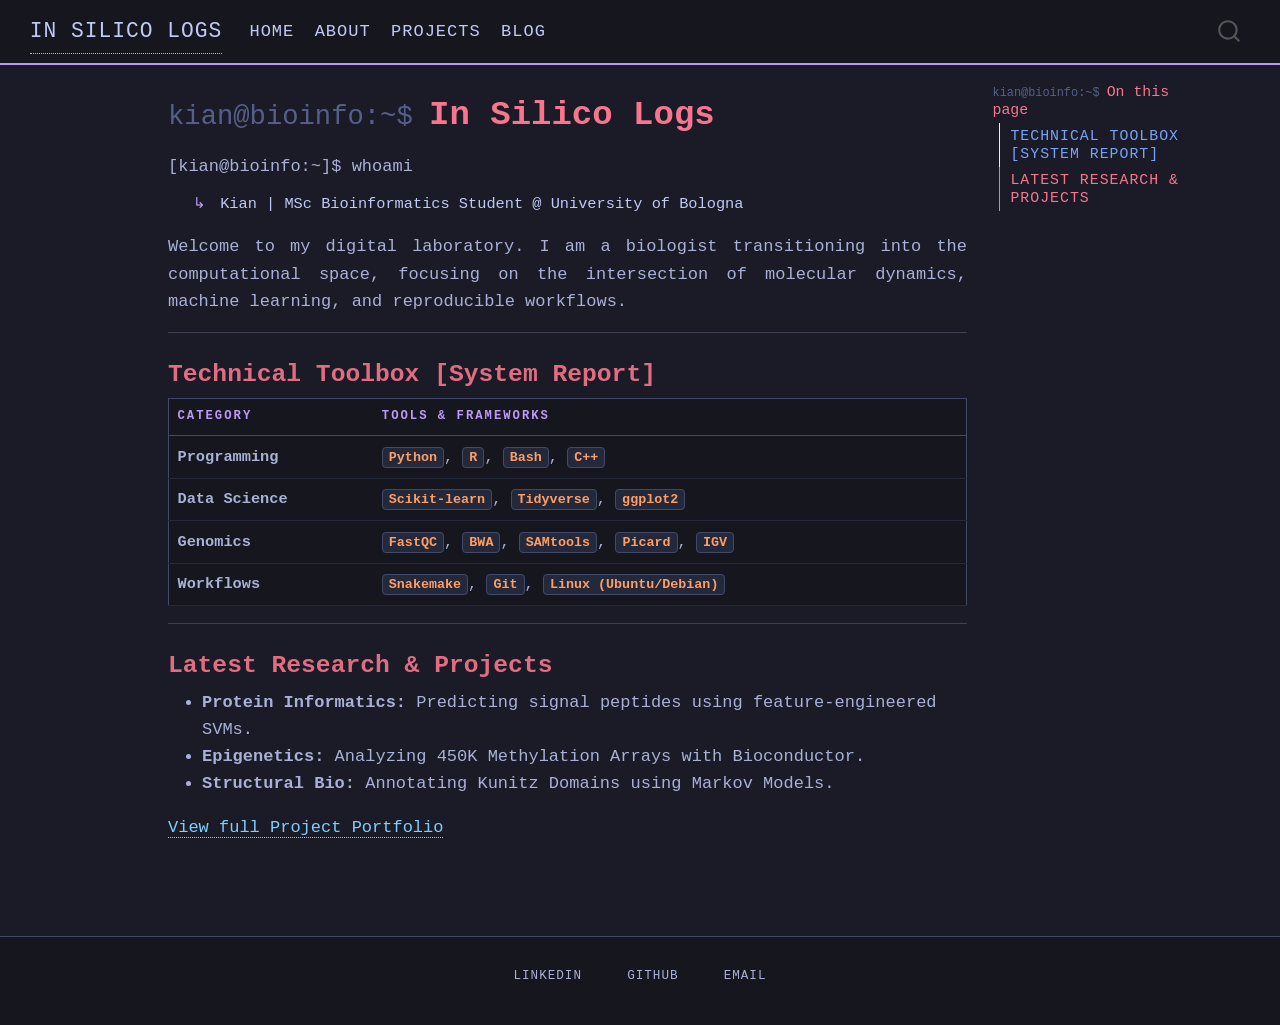
<file: index.html>
<!DOCTYPE html>
<html xmlns="http://www.w3.org/1999/xhtml" lang="en" xml:lang="en"><head>

<meta charset="utf-8">
<meta name="generator" content="quarto-1.9.35">

<meta name="viewport" content="width=device-width, initial-scale=1.0, user-scalable=yes">


<title>In Silico Logs</title>
<style>
/* Default styles provided by pandoc.
** See https://pandoc.org/MANUAL.html#variables-for-html for config info.
*/
code{white-space: pre-wrap;}
span.smallcaps{font-variant: small-caps;}
div.columns{display: flex; gap: min(4vw, 1.5em);}
div.column{flex: auto; overflow-x: auto;}
div.hanging-indent{margin-left: 1.5em; text-indent: -1.5em;}
ul.task-list{list-style: none;}
ul.task-list li input[type="checkbox"] {
  width: 0.8em;
  margin: 0 0.8em 0.2em -1em; /* quarto-specific, see https://github.com/quarto-dev/quarto-cli/issues/4556 */ 
  vertical-align: middle;
}
</style>


<script src="site_libs/quarto-nav/quarto-nav.js"></script>
<script src="site_libs/quarto-nav/headroom.min.js"></script>
<script src="site_libs/clipboard/clipboard.min.js"></script>
<script src="site_libs/quarto-search/autocomplete.umd.js"></script>
<script src="site_libs/quarto-search/fuse.min.js"></script>
<script src="site_libs/quarto-search/quarto-search.js"></script>
<meta name="quarto:offset" content="./">
<script src="site_libs/quarto-html/quarto.js" type="module"></script>
<script src="site_libs/quarto-html/tabsets/tabsets.js" type="module"></script>
<script src="site_libs/quarto-html/popper.min.js"></script>
<script src="site_libs/quarto-html/tippy.umd.min.js"></script>
<script src="site_libs/quarto-html/anchor.min.js"></script>
<link href="site_libs/quarto-html/tippy.css" rel="stylesheet">
<link href="site_libs/quarto-html/quarto-syntax-highlighting-46f66b053e56abd73bb6e954d61a315b.css" rel="stylesheet" id="quarto-text-highlighting-styles">
<script src="site_libs/bootstrap/bootstrap.min.js"></script>
<link href="site_libs/bootstrap/bootstrap-icons.css" rel="stylesheet">
<link href="site_libs/bootstrap/bootstrap-c90a4ae0e9a9b9e928eda10bb3d79f3e.min.css" rel="stylesheet" append-hash="true" id="quarto-bootstrap" data-mode="light">
<script id="quarto-search-options" type="application/json">{
  "location": "navbar",
  "copy-button": false,
  "collapse-after": 3,
  "panel-placement": "end",
  "type": "overlay",
  "limit": 50,
  "keyboard-shortcut": [
    "f",
    "/",
    "s"
  ],
  "show-item-context": false,
  "language": {
    "search-no-results-text": "No results",
    "search-matching-documents-text": "matching documents",
    "search-copy-link-title": "Copy link to search",
    "search-hide-matches-text": "Hide additional matches",
    "search-more-match-text": "more match in this document",
    "search-more-matches-text": "more matches in this document",
    "search-clear-button-title": "Clear",
    "search-text-placeholder": "",
    "search-detached-cancel-button-title": "Cancel",
    "search-submit-button-title": "Submit",
    "search-label": "Search"
  }
}</script>


<link rel="stylesheet" href="styles.css">
</head>

<body class="nav-fixed quarto-light">

<div id="quarto-search-results"></div>
  <header id="quarto-header" class="headroom fixed-top">
    <nav class="navbar navbar-expand-lg " data-bs-theme="dark">
      <div class="navbar-container container-fluid">
      <div class="navbar-brand-container mx-auto">
    <a class="navbar-brand" href="./index.html">
    <span class="navbar-title">In Silico Logs</span>
    </a>
  </div>
            <div id="quarto-search" class="" title="Search"></div>
          <button class="navbar-toggler" type="button" data-bs-toggle="collapse" data-bs-target="#navbarCollapse" aria-controls="navbarCollapse" role="menu" aria-expanded="false" aria-label="Toggle navigation" onclick="if (window.quartoToggleHeadroom) { window.quartoToggleHeadroom(); }">
  <span class="navbar-toggler-icon"></span>
</button>
          <div class="collapse navbar-collapse" id="navbarCollapse">
            <ul class="navbar-nav navbar-nav-scroll me-auto">
  <li class="nav-item">
    <a class="nav-link active" href="./index.html" aria-current="page"> 
<span class="menu-text">Home</span></a>
  </li>  
  <li class="nav-item">
    <a class="nav-link" href="./about.html"> 
<span class="menu-text">About</span></a>
  </li>  
  <li class="nav-item">
    <a class="nav-link" href="./projects.html"> 
<span class="menu-text">Projects</span></a>
  </li>  
  <li class="nav-item">
    <a class="nav-link" href="./blog.html"> 
<span class="menu-text">Blog</span></a>
  </li>  
</ul>
          </div> <!-- /navcollapse -->
            <div class="quarto-navbar-tools">
</div>
      </div> <!-- /container-fluid -->
    </nav>
</header>
<!-- content -->
<div id="quarto-content" class="quarto-container page-columns page-rows-contents page-layout-article page-navbar">
<!-- sidebar -->
<!-- margin-sidebar -->
    <div id="quarto-margin-sidebar" class="sidebar margin-sidebar">
        <nav id="TOC" role="doc-toc" class="toc-active">
    <h2 id="toc-title">On this page</h2>
   
  <ul>
  <li><a href="#technical-toolbox-system-report" id="toc-technical-toolbox-system-report" class="nav-link active" data-scroll-target="#technical-toolbox-system-report">Technical Toolbox [System Report]</a></li>
  <li><a href="#latest-research-projects" id="toc-latest-research-projects" class="nav-link" data-scroll-target="#latest-research-projects">Latest Research &amp; Projects</a></li>
  </ul>
</nav>
    </div>
<!-- main -->
<main class="content" id="quarto-document-content">

<header id="title-block-header" class="quarto-title-block default">
<div class="quarto-title">
<h1 class="title">In Silico Logs</h1>
</div>



<div class="quarto-title-meta">

    
  
    
  </div>
  


</header>


<p>[kian@bioinfo:~]$ whoami</p>
<p><span class="terminal-sub">Kian | MSc Bioinformatics Student @ University of Bologna</span></p>
<p>Welcome to my digital laboratory. I am a biologist transitioning into the computational space, focusing on the intersection of molecular dynamics, machine learning, and reproducible workflows.</p>
<hr>
<section id="technical-toolbox-system-report" class="level3">
<h3 class="anchored" data-anchor-id="technical-toolbox-system-report">Technical Toolbox [System Report]</h3>
<table class="caption-top table">
<thead>
<tr class="header">
<th style="text-align: left;">Category</th>
<th style="text-align: left;">Tools &amp; Frameworks</th>
</tr>
</thead>
<tbody>
<tr class="odd">
<td style="text-align: left;"><strong>Programming</strong></td>
<td style="text-align: left;"><code>Python</code>, <code>R</code>, <code>Bash</code>, <code>C++</code></td>
</tr>
<tr class="even">
<td style="text-align: left;"><strong>Data Science</strong></td>
<td style="text-align: left;"><code>Scikit-learn</code>, <code>Tidyverse</code>, <code>ggplot2</code></td>
</tr>
<tr class="odd">
<td style="text-align: left;"><strong>Genomics</strong></td>
<td style="text-align: left;"><code>FastQC</code>, <code>BWA</code>, <code>SAMtools</code>, <code>Picard</code>, <code>IGV</code></td>
</tr>
<tr class="even">
<td style="text-align: left;"><strong>Workflows</strong></td>
<td style="text-align: left;"><code>Snakemake</code>, <code>Git</code>, <code>Linux (Ubuntu/Debian)</code></td>
</tr>
</tbody>
</table>
<hr>
</section>
<section id="latest-research-projects" class="level3">
<h3 class="anchored" data-anchor-id="latest-research-projects">Latest Research &amp; Projects</h3>
<ul>
<li><strong>Protein Informatics:</strong> Predicting signal peptides using feature-engineered SVMs.</li>
<li><strong>Epigenetics:</strong> Analyzing 450K Methylation Arrays with Bioconductor.</li>
<li><strong>Structural Bio:</strong> Annotating Kunitz Domains using Markov Models.</li>
</ul>
<p><a href="./projects.html">View full Project Portfolio</a></p>


</section>

</main> <!-- /main -->
<script id="quarto-html-after-body" type="application/javascript">
  window.document.addEventListener("DOMContentLoaded", function (event) {
    const icon = "";
    const anchorJS = new window.AnchorJS();
    anchorJS.options = {
      placement: 'right',
      icon: icon
    };
    anchorJS.add('.anchored');
    const isCodeAnnotation = (el) => {
      for (const clz of el.classList) {
        if (clz.startsWith('code-annotation-')) {                     
          return true;
        }
      }
      return false;
    }
    const onCopySuccess = function(e) {
      // button target
      const button = e.trigger;
      // don't keep focus
      button.blur();
      // flash "checked"
      button.classList.add('code-copy-button-checked');
      var currentTitle = button.getAttribute("title");
      button.setAttribute("title", "Copied!");
      let tooltip;
      if (window.bootstrap) {
        button.setAttribute("data-bs-toggle", "tooltip");
        button.setAttribute("data-bs-placement", "left");
        button.setAttribute("data-bs-title", "Copied!");
        tooltip = new bootstrap.Tooltip(button, 
          { trigger: "manual", 
            customClass: "code-copy-button-tooltip",
            offset: [0, -8]});
        tooltip.show();    
      }
      setTimeout(function() {
        if (tooltip) {
          tooltip.hide();
          button.removeAttribute("data-bs-title");
          button.removeAttribute("data-bs-toggle");
          button.removeAttribute("data-bs-placement");
        }
        button.setAttribute("title", currentTitle);
        button.classList.remove('code-copy-button-checked');
      }, 1000);
      // clear code selection
      e.clearSelection();
    }
    const getTextToCopy = function(trigger) {
      const outerScaffold = trigger.parentElement.cloneNode(true);
      const codeEl = outerScaffold.querySelector('code');
      for (const childEl of codeEl.children) {
        if (isCodeAnnotation(childEl)) {
          childEl.remove();
        }
      }
      return codeEl.innerText;
    }
    const clipboard = new window.ClipboardJS('.code-copy-button:not([data-in-quarto-modal])', {
      text: getTextToCopy
    });
    clipboard.on('success', onCopySuccess);
    if (window.document.getElementById('quarto-embedded-source-code-modal')) {
      const clipboardModal = new window.ClipboardJS('.code-copy-button[data-in-quarto-modal]', {
        text: getTextToCopy,
        container: window.document.getElementById('quarto-embedded-source-code-modal')
      });
      clipboardModal.on('success', onCopySuccess);
    }
      var localhostRegex = new RegExp(/^(?:http|https):\/\/localhost\:?[0-9]*\//);
      var mailtoRegex = new RegExp(/^mailto:/);
        var filterRegex = new RegExp('/' + window.location.host + '/');
      var isInternal = (href) => {
          return filterRegex.test(href) || localhostRegex.test(href) || mailtoRegex.test(href);
      }
      // Inspect non-navigation links and adorn them if external
     var links = window.document.querySelectorAll('a[href]:not(.nav-link):not(.navbar-brand):not(.toc-action):not(.sidebar-link):not(.sidebar-item-toggle):not(.pagination-link):not(.no-external):not([aria-hidden]):not(.dropdown-item):not(.quarto-navigation-tool):not(.about-link)');
      for (var i=0; i<links.length; i++) {
        const link = links[i];
        if (!isInternal(link.href)) {
          // undo the damage that might have been done by quarto-nav.js in the case of
          // links that we want to consider external
          if (link.dataset.originalHref !== undefined) {
            link.href = link.dataset.originalHref;
          }
        }
      }
    function tippyHover(el, contentFn, onTriggerFn, onUntriggerFn) {
      const config = {
        allowHTML: true,
        maxWidth: 500,
        delay: 100,
        arrow: false,
        appendTo: function(el) {
            return el.parentElement;
        },
        interactive: true,
        interactiveBorder: 10,
        theme: 'quarto',
        placement: 'bottom-start',
      };
      if (contentFn) {
        config.content = contentFn;
      }
      if (onTriggerFn) {
        config.onTrigger = onTriggerFn;
      }
      if (onUntriggerFn) {
        config.onUntrigger = onUntriggerFn;
      }
      window.tippy(el, config); 
    }
    const noterefs = window.document.querySelectorAll('a[role="doc-noteref"]');
    for (var i=0; i<noterefs.length; i++) {
      const ref = noterefs[i];
      tippyHover(ref, function() {
        // use id or data attribute instead here
        let href = ref.getAttribute('data-footnote-href') || ref.getAttribute('href');
        try { href = new URL(href).hash; } catch {}
        const id = href.replace(/^#\/?/, "");
        const note = window.document.getElementById(id);
        if (note) {
          return note.innerHTML;
        } else {
          return "";
        }
      });
    }
    const xrefs = window.document.querySelectorAll('a.quarto-xref');
    const processXRef = (id, note) => {
      // Strip column container classes
      const stripColumnClz = (el) => {
        el.classList.remove("page-full", "page-columns");
        if (el.children) {
          for (const child of el.children) {
            stripColumnClz(child);
          }
        }
      }
      stripColumnClz(note)
      if (id === null || id.startsWith('sec-')) {
        // Special case sections, only their first couple elements
        const container = document.createElement("div");
        if (note.children && note.children.length > 2) {
          container.appendChild(note.children[0].cloneNode(true));
          for (let i = 1; i < note.children.length; i++) {
            const child = note.children[i];
            if (child.tagName === "P" && child.innerText === "") {
              continue;
            } else {
              container.appendChild(child.cloneNode(true));
              break;
            }
          }
          if (window.Quarto?.typesetMath) {
            window.Quarto.typesetMath(container);
          }
          return container.innerHTML
        } else {
          if (window.Quarto?.typesetMath) {
            window.Quarto.typesetMath(note);
          }
          return note.innerHTML;
        }
      } else {
        // Remove any anchor links if they are present
        const anchorLink = note.querySelector('a.anchorjs-link');
        if (anchorLink) {
          anchorLink.remove();
        }
        if (window.Quarto?.typesetMath) {
          window.Quarto.typesetMath(note);
        }
        if (note.classList.contains("callout")) {
          return note.outerHTML;
        } else {
          return note.innerHTML;
        }
      }
    }
    for (var i=0; i<xrefs.length; i++) {
      const xref = xrefs[i];
      tippyHover(xref, undefined, function(instance) {
        instance.disable();
        let url = xref.getAttribute('href');
        let hash = undefined; 
        if (url.startsWith('#')) {
          hash = url;
        } else {
          try { hash = new URL(url).hash; } catch {}
        }
        if (hash) {
          const id = hash.replace(/^#\/?/, "");
          const note = window.document.getElementById(id);
          if (note !== null) {
            try {
              const html = processXRef(id, note.cloneNode(true));
              instance.setContent(html);
            } finally {
              instance.enable();
              instance.show();
            }
          } else {
            // See if we can fetch this
            fetch(url.split('#')[0])
            .then(res => res.text())
            .then(html => {
              const parser = new DOMParser();
              const htmlDoc = parser.parseFromString(html, "text/html");
              const note = htmlDoc.getElementById(id);
              if (note !== null) {
                const html = processXRef(id, note);
                instance.setContent(html);
              } 
            }).finally(() => {
              instance.enable();
              instance.show();
            });
          }
        } else {
          // See if we can fetch a full url (with no hash to target)
          // This is a special case and we should probably do some content thinning / targeting
          fetch(url)
          .then(res => res.text())
          .then(html => {
            const parser = new DOMParser();
            const htmlDoc = parser.parseFromString(html, "text/html");
            const note = htmlDoc.querySelector('main.content');
            if (note !== null) {
              // This should only happen for chapter cross references
              // (since there is no id in the URL)
              // remove the first header
              if (note.children.length > 0 && note.children[0].tagName === "HEADER") {
                note.children[0].remove();
              }
              const html = processXRef(null, note);
              instance.setContent(html);
            } 
          }).finally(() => {
            instance.enable();
            instance.show();
          });
        }
      }, function(instance) {
      });
    }
        let selectedAnnoteEl;
        const selectorForAnnotation = ( cell, annotation) => {
          let cellAttr = 'data-code-cell="' + cell + '"';
          let lineAttr = 'data-code-annotation="' +  annotation + '"';
          const selector = 'span[' + cellAttr + '][' + lineAttr + ']';
          return selector;
        }
        const selectCodeLines = (annoteEl) => {
          const doc = window.document;
          const targetCell = annoteEl.getAttribute("data-target-cell");
          const targetAnnotation = annoteEl.getAttribute("data-target-annotation");
          const annoteSpan = window.document.querySelector(selectorForAnnotation(targetCell, targetAnnotation));
          const lines = annoteSpan.getAttribute("data-code-lines").split(",");
          const lineIds = lines.map((line) => {
            return targetCell + "-" + line;
          })
          let top = null;
          let height = null;
          let parent = null;
          if (lineIds.length > 0) {
              //compute the position of the single el (top and bottom and make a div)
              const el = window.document.getElementById(lineIds[0]);
              top = el.offsetTop;
              height = el.offsetHeight;
              parent = el.parentElement.parentElement;
            if (lineIds.length > 1) {
              const lastEl = window.document.getElementById(lineIds[lineIds.length - 1]);
              const bottom = lastEl.offsetTop + lastEl.offsetHeight;
              height = bottom - top;
            }
            if (top !== null && height !== null && parent !== null) {
              // cook up a div (if necessary) and position it 
              let div = window.document.getElementById("code-annotation-line-highlight");
              if (div === null) {
                div = window.document.createElement("div");
                div.setAttribute("id", "code-annotation-line-highlight");
                div.style.position = 'absolute';
                parent.appendChild(div);
              }
              div.style.top = top - 2 + "px";
              div.style.height = height + 4 + "px";
              div.style.left = 0;
              let gutterDiv = window.document.getElementById("code-annotation-line-highlight-gutter");
              if (gutterDiv === null) {
                gutterDiv = window.document.createElement("div");
                gutterDiv.setAttribute("id", "code-annotation-line-highlight-gutter");
                gutterDiv.style.position = 'absolute';
                const codeCell = window.document.getElementById(targetCell);
                const gutter = codeCell.querySelector('.code-annotation-gutter');
                gutter.appendChild(gutterDiv);
              }
              gutterDiv.style.top = top - 2 + "px";
              gutterDiv.style.height = height + 4 + "px";
            }
            selectedAnnoteEl = annoteEl;
          }
        };
        const unselectCodeLines = () => {
          const elementsIds = ["code-annotation-line-highlight", "code-annotation-line-highlight-gutter"];
          elementsIds.forEach((elId) => {
            const div = window.document.getElementById(elId);
            if (div) {
              div.remove();
            }
          });
          selectedAnnoteEl = undefined;
        };
          // Handle positioning of the toggle
      window.addEventListener(
        "resize",
        throttle(() => {
          elRect = undefined;
          if (selectedAnnoteEl) {
            selectCodeLines(selectedAnnoteEl);
          }
        }, 10)
      );
      function throttle(fn, ms) {
      let throttle = false;
      let timer;
        return (...args) => {
          if(!throttle) { // first call gets through
              fn.apply(this, args);
              throttle = true;
          } else { // all the others get throttled
              if(timer) clearTimeout(timer); // cancel #2
              timer = setTimeout(() => {
                fn.apply(this, args);
                timer = throttle = false;
              }, ms);
          }
        };
      }
        // Attach click handler to the DT
        const annoteDls = window.document.querySelectorAll('dt[data-target-cell]');
        for (const annoteDlNode of annoteDls) {
          annoteDlNode.addEventListener('click', (event) => {
            const clickedEl = event.target;
            if (clickedEl !== selectedAnnoteEl) {
              unselectCodeLines();
              const activeEl = window.document.querySelector('dt[data-target-cell].code-annotation-active');
              if (activeEl) {
                activeEl.classList.remove('code-annotation-active');
              }
              selectCodeLines(clickedEl);
              clickedEl.classList.add('code-annotation-active');
            } else {
              // Unselect the line
              unselectCodeLines();
              clickedEl.classList.remove('code-annotation-active');
            }
          });
        }
    const findCites = (el) => {
      const parentEl = el.parentElement;
      if (parentEl) {
        const cites = parentEl.dataset.cites;
        if (cites) {
          return {
            el,
            cites: cites.split(' ')
          };
        } else {
          return findCites(el.parentElement)
        }
      } else {
        return undefined;
      }
    };
    var bibliorefs = window.document.querySelectorAll('a[role="doc-biblioref"]');
    for (var i=0; i<bibliorefs.length; i++) {
      const ref = bibliorefs[i];
      const citeInfo = findCites(ref);
      if (citeInfo) {
        tippyHover(citeInfo.el, function() {
          var popup = window.document.createElement('div');
          citeInfo.cites.forEach(function(cite) {
            var citeDiv = window.document.createElement('div');
            citeDiv.classList.add('hanging-indent');
            citeDiv.classList.add('csl-entry');
            var biblioDiv = window.document.getElementById('ref-' + cite);
            if (biblioDiv) {
              citeDiv.innerHTML = biblioDiv.innerHTML;
            }
            popup.appendChild(citeDiv);
          });
          return popup.innerHTML;
        });
      }
    }
  });
  </script>
</div> <!-- /content -->
<footer class="footer">
  <div class="nav-footer">
    <div class="nav-footer-left">
      &nbsp;
    </div>   
    <div class="nav-footer-center">
      <ul class="footer-items list-unstyled">
    <li class="nav-item">
    <a class="nav-link" href="https://linkedin.com/in/kiankeshani/">
<p>LinkedIn</p>
</a>
  </li>  
    <li class="nav-item">
    <a class="nav-link" href="https://github.com/kianinsilico">
<p>GitHub</p>
</a>
  </li>  
    <li class="nav-item">
    <a class="nav-link" href="mailto:kianoush.keshani@studio.unibo.it">
<p>Email</p>
</a>
  </li>  
</ul>
    </div>
    <div class="nav-footer-right">
      &nbsp;
    </div>
  </div>
</footer>




</body></html>
</file>
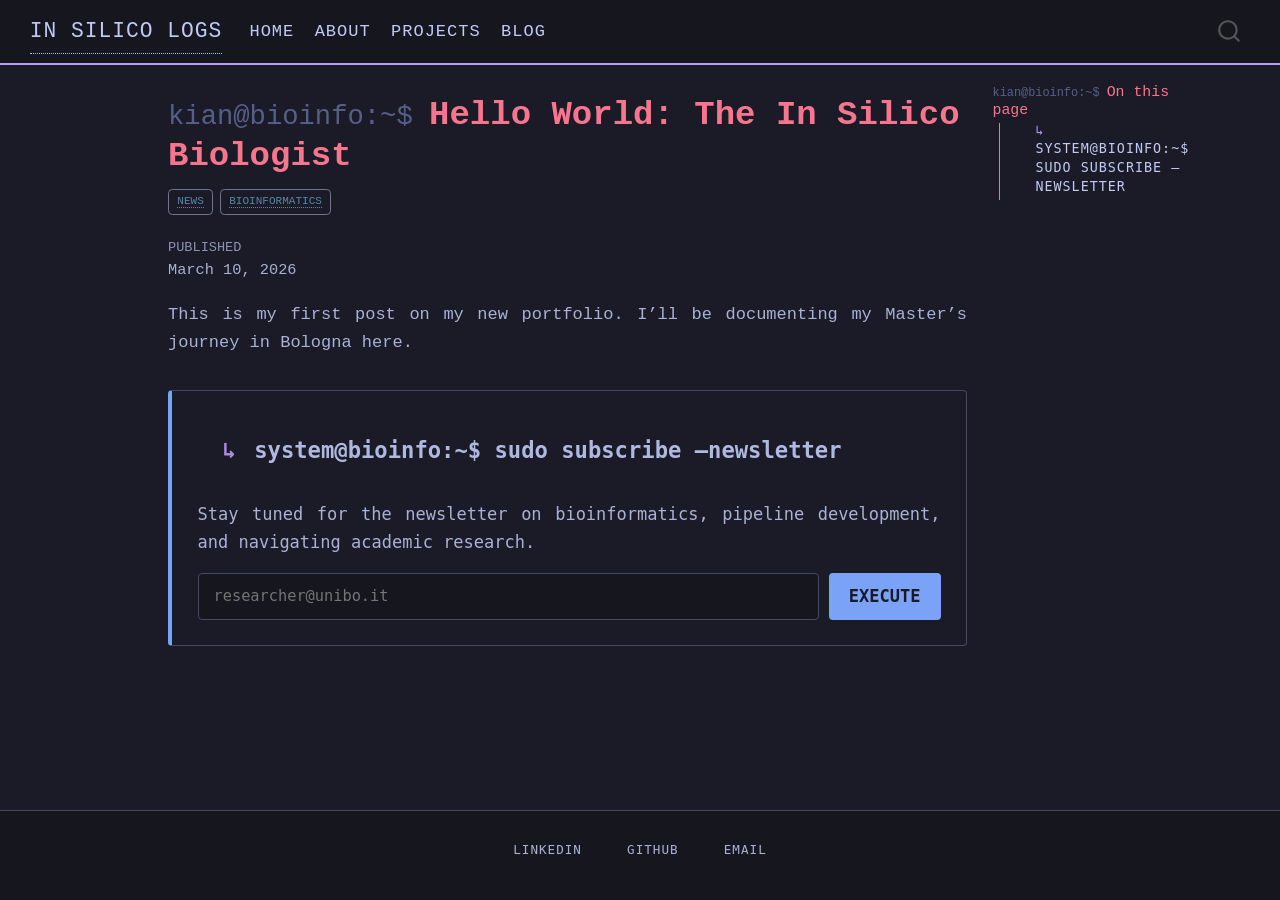
<file: posts/welcome-post/index.html>
<!DOCTYPE html>
<html xmlns="http://www.w3.org/1999/xhtml" lang="en" xml:lang="en"><head>

<meta charset="utf-8">
<meta name="generator" content="quarto-1.9.35">

<meta name="viewport" content="width=device-width, initial-scale=1.0, user-scalable=yes">

<meta name="dcterms.date" content="2026-03-10">

<title>Hello World: The In Silico Biologist – In Silico Logs</title>
<style>
/* Default styles provided by pandoc.
** See https://pandoc.org/MANUAL.html#variables-for-html for config info.
*/
code{white-space: pre-wrap;}
span.smallcaps{font-variant: small-caps;}
div.columns{display: flex; gap: min(4vw, 1.5em);}
div.column{flex: auto; overflow-x: auto;}
div.hanging-indent{margin-left: 1.5em; text-indent: -1.5em;}
ul.task-list{list-style: none;}
ul.task-list li input[type="checkbox"] {
  width: 0.8em;
  margin: 0 0.8em 0.2em -1em; /* quarto-specific, see https://github.com/quarto-dev/quarto-cli/issues/4556 */ 
  vertical-align: middle;
}
</style>


<script src="../../site_libs/quarto-nav/quarto-nav.js"></script>
<script src="../../site_libs/quarto-nav/headroom.min.js"></script>
<script src="../../site_libs/clipboard/clipboard.min.js"></script>
<script src="../../site_libs/quarto-search/autocomplete.umd.js"></script>
<script src="../../site_libs/quarto-search/fuse.min.js"></script>
<script src="../../site_libs/quarto-search/quarto-search.js"></script>
<meta name="quarto:offset" content="../../">
<script src="../../site_libs/quarto-html/quarto.js" type="module"></script>
<script src="../../site_libs/quarto-html/tabsets/tabsets.js" type="module"></script>
<script src="../../site_libs/quarto-html/popper.min.js"></script>
<script src="../../site_libs/quarto-html/tippy.umd.min.js"></script>
<script src="../../site_libs/quarto-html/anchor.min.js"></script>
<link href="../../site_libs/quarto-html/tippy.css" rel="stylesheet">
<link href="../../site_libs/quarto-html/quarto-syntax-highlighting-46f66b053e56abd73bb6e954d61a315b.css" rel="stylesheet" id="quarto-text-highlighting-styles">
<script src="../../site_libs/bootstrap/bootstrap.min.js"></script>
<link href="../../site_libs/bootstrap/bootstrap-icons.css" rel="stylesheet">
<link href="../../site_libs/bootstrap/bootstrap-c90a4ae0e9a9b9e928eda10bb3d79f3e.min.css" rel="stylesheet" append-hash="true" id="quarto-bootstrap" data-mode="light">
<script id="quarto-search-options" type="application/json">{
  "location": "navbar",
  "copy-button": false,
  "collapse-after": 3,
  "panel-placement": "end",
  "type": "overlay",
  "limit": 50,
  "keyboard-shortcut": [
    "f",
    "/",
    "s"
  ],
  "show-item-context": false,
  "language": {
    "search-no-results-text": "No results",
    "search-matching-documents-text": "matching documents",
    "search-copy-link-title": "Copy link to search",
    "search-hide-matches-text": "Hide additional matches",
    "search-more-match-text": "more match in this document",
    "search-more-matches-text": "more matches in this document",
    "search-clear-button-title": "Clear",
    "search-text-placeholder": "",
    "search-detached-cancel-button-title": "Cancel",
    "search-submit-button-title": "Submit",
    "search-label": "Search"
  }
}</script>


<link rel="stylesheet" href="../../styles.css">
</head>

<body class="nav-fixed quarto-light">

<div id="quarto-search-results"></div>
  <header id="quarto-header" class="headroom fixed-top">
    <nav class="navbar navbar-expand-lg " data-bs-theme="dark">
      <div class="navbar-container container-fluid">
      <div class="navbar-brand-container mx-auto">
    <a class="navbar-brand" href="../../index.html">
    <span class="navbar-title">In Silico Logs</span>
    </a>
  </div>
            <div id="quarto-search" class="" title="Search"></div>
          <button class="navbar-toggler" type="button" data-bs-toggle="collapse" data-bs-target="#navbarCollapse" aria-controls="navbarCollapse" role="menu" aria-expanded="false" aria-label="Toggle navigation" onclick="if (window.quartoToggleHeadroom) { window.quartoToggleHeadroom(); }">
  <span class="navbar-toggler-icon"></span>
</button>
          <div class="collapse navbar-collapse" id="navbarCollapse">
            <ul class="navbar-nav navbar-nav-scroll me-auto">
  <li class="nav-item">
    <a class="nav-link" href="../../index.html"> 
<span class="menu-text">Home</span></a>
  </li>  
  <li class="nav-item">
    <a class="nav-link" href="../../about.html"> 
<span class="menu-text">About</span></a>
  </li>  
  <li class="nav-item">
    <a class="nav-link" href="../../projects.html"> 
<span class="menu-text">Projects</span></a>
  </li>  
  <li class="nav-item">
    <a class="nav-link" href="../../blog.html"> 
<span class="menu-text">Blog</span></a>
  </li>  
</ul>
          </div> <!-- /navcollapse -->
            <div class="quarto-navbar-tools">
</div>
      </div> <!-- /container-fluid -->
    </nav>
</header>
<!-- content -->
<div id="quarto-content" class="quarto-container page-columns page-rows-contents page-layout-article page-navbar">
<!-- sidebar -->
<!-- margin-sidebar -->
    <div id="quarto-margin-sidebar" class="sidebar margin-sidebar">
        <nav id="TOC" role="doc-toc" class="toc-active">
    <h2 id="toc-title">On this page</h2>
   
  <ul>
  <li><a href="#systembioinfo-sudo-subscribe-newsletter" id="toc-systembioinfo-sudo-subscribe-newsletter" class="nav-link active" data-scroll-target="#systembioinfo-sudo-subscribe-newsletter"><span class="terminal-sub">system@bioinfo:~$ sudo subscribe –newsletter</span></a></li>
  </ul>
</nav>
    </div>
<!-- main -->
<main class="content" id="quarto-document-content">

<header id="title-block-header" class="quarto-title-block default">
<div class="quarto-title">
<h1 class="title">Hello World: The In Silico Biologist</h1>
  <div class="quarto-categories">
    <div class="quarto-category">News</div>
    <div class="quarto-category">Bioinformatics</div>
  </div>
  </div>



<div class="quarto-title-meta">

    
    <div>
    <div class="quarto-title-meta-heading">Published</div>
    <div class="quarto-title-meta-contents">
      <p class="date">March 10, 2026</p>
    </div>
  </div>
  
    
  </div>
  


</header>


<p>This is my first post on my new portfolio. I’ll be documenting my Master’s journey in Bologna here.</p>
<section id="systembioinfo-sudo-subscribe-newsletter" class="level3 terminal-subscribe-box">
<h3 class="anchored" data-anchor-id="systembioinfo-sudo-subscribe-newsletter"><span class="terminal-sub">system@bioinfo:~$ sudo subscribe –newsletter</span></h3>
<p>Stay tuned for the newsletter on bioinformatics, pipeline development, and navigating academic research.</p>
<form action="https://buttondown.com/api/emails/embed-subscribe/kianinsilico" method="post" target="popupwindow" class="terminal-form">
<input type="email" name="email" id="bd-email" placeholder="researcher@unibo.it" required=""> <input type="submit" value="EXECUTE">
</form>
</section>



</main> <!-- /main -->
<script id="quarto-html-after-body" type="application/javascript">
  window.document.addEventListener("DOMContentLoaded", function (event) {
    const icon = "";
    const anchorJS = new window.AnchorJS();
    anchorJS.options = {
      placement: 'right',
      icon: icon
    };
    anchorJS.add('.anchored');
    const isCodeAnnotation = (el) => {
      for (const clz of el.classList) {
        if (clz.startsWith('code-annotation-')) {                     
          return true;
        }
      }
      return false;
    }
    const onCopySuccess = function(e) {
      // button target
      const button = e.trigger;
      // don't keep focus
      button.blur();
      // flash "checked"
      button.classList.add('code-copy-button-checked');
      var currentTitle = button.getAttribute("title");
      button.setAttribute("title", "Copied!");
      let tooltip;
      if (window.bootstrap) {
        button.setAttribute("data-bs-toggle", "tooltip");
        button.setAttribute("data-bs-placement", "left");
        button.setAttribute("data-bs-title", "Copied!");
        tooltip = new bootstrap.Tooltip(button, 
          { trigger: "manual", 
            customClass: "code-copy-button-tooltip",
            offset: [0, -8]});
        tooltip.show();    
      }
      setTimeout(function() {
        if (tooltip) {
          tooltip.hide();
          button.removeAttribute("data-bs-title");
          button.removeAttribute("data-bs-toggle");
          button.removeAttribute("data-bs-placement");
        }
        button.setAttribute("title", currentTitle);
        button.classList.remove('code-copy-button-checked');
      }, 1000);
      // clear code selection
      e.clearSelection();
    }
    const getTextToCopy = function(trigger) {
      const outerScaffold = trigger.parentElement.cloneNode(true);
      const codeEl = outerScaffold.querySelector('code');
      for (const childEl of codeEl.children) {
        if (isCodeAnnotation(childEl)) {
          childEl.remove();
        }
      }
      return codeEl.innerText;
    }
    const clipboard = new window.ClipboardJS('.code-copy-button:not([data-in-quarto-modal])', {
      text: getTextToCopy
    });
    clipboard.on('success', onCopySuccess);
    if (window.document.getElementById('quarto-embedded-source-code-modal')) {
      const clipboardModal = new window.ClipboardJS('.code-copy-button[data-in-quarto-modal]', {
        text: getTextToCopy,
        container: window.document.getElementById('quarto-embedded-source-code-modal')
      });
      clipboardModal.on('success', onCopySuccess);
    }
      var localhostRegex = new RegExp(/^(?:http|https):\/\/localhost\:?[0-9]*\//);
      var mailtoRegex = new RegExp(/^mailto:/);
        var filterRegex = new RegExp('/' + window.location.host + '/');
      var isInternal = (href) => {
          return filterRegex.test(href) || localhostRegex.test(href) || mailtoRegex.test(href);
      }
      // Inspect non-navigation links and adorn them if external
     var links = window.document.querySelectorAll('a[href]:not(.nav-link):not(.navbar-brand):not(.toc-action):not(.sidebar-link):not(.sidebar-item-toggle):not(.pagination-link):not(.no-external):not([aria-hidden]):not(.dropdown-item):not(.quarto-navigation-tool):not(.about-link)');
      for (var i=0; i<links.length; i++) {
        const link = links[i];
        if (!isInternal(link.href)) {
          // undo the damage that might have been done by quarto-nav.js in the case of
          // links that we want to consider external
          if (link.dataset.originalHref !== undefined) {
            link.href = link.dataset.originalHref;
          }
        }
      }
    function tippyHover(el, contentFn, onTriggerFn, onUntriggerFn) {
      const config = {
        allowHTML: true,
        maxWidth: 500,
        delay: 100,
        arrow: false,
        appendTo: function(el) {
            return el.parentElement;
        },
        interactive: true,
        interactiveBorder: 10,
        theme: 'quarto',
        placement: 'bottom-start',
      };
      if (contentFn) {
        config.content = contentFn;
      }
      if (onTriggerFn) {
        config.onTrigger = onTriggerFn;
      }
      if (onUntriggerFn) {
        config.onUntrigger = onUntriggerFn;
      }
      window.tippy(el, config); 
    }
    const noterefs = window.document.querySelectorAll('a[role="doc-noteref"]');
    for (var i=0; i<noterefs.length; i++) {
      const ref = noterefs[i];
      tippyHover(ref, function() {
        // use id or data attribute instead here
        let href = ref.getAttribute('data-footnote-href') || ref.getAttribute('href');
        try { href = new URL(href).hash; } catch {}
        const id = href.replace(/^#\/?/, "");
        const note = window.document.getElementById(id);
        if (note) {
          return note.innerHTML;
        } else {
          return "";
        }
      });
    }
    const xrefs = window.document.querySelectorAll('a.quarto-xref');
    const processXRef = (id, note) => {
      // Strip column container classes
      const stripColumnClz = (el) => {
        el.classList.remove("page-full", "page-columns");
        if (el.children) {
          for (const child of el.children) {
            stripColumnClz(child);
          }
        }
      }
      stripColumnClz(note)
      if (id === null || id.startsWith('sec-')) {
        // Special case sections, only their first couple elements
        const container = document.createElement("div");
        if (note.children && note.children.length > 2) {
          container.appendChild(note.children[0].cloneNode(true));
          for (let i = 1; i < note.children.length; i++) {
            const child = note.children[i];
            if (child.tagName === "P" && child.innerText === "") {
              continue;
            } else {
              container.appendChild(child.cloneNode(true));
              break;
            }
          }
          if (window.Quarto?.typesetMath) {
            window.Quarto.typesetMath(container);
          }
          return container.innerHTML
        } else {
          if (window.Quarto?.typesetMath) {
            window.Quarto.typesetMath(note);
          }
          return note.innerHTML;
        }
      } else {
        // Remove any anchor links if they are present
        const anchorLink = note.querySelector('a.anchorjs-link');
        if (anchorLink) {
          anchorLink.remove();
        }
        if (window.Quarto?.typesetMath) {
          window.Quarto.typesetMath(note);
        }
        if (note.classList.contains("callout")) {
          return note.outerHTML;
        } else {
          return note.innerHTML;
        }
      }
    }
    for (var i=0; i<xrefs.length; i++) {
      const xref = xrefs[i];
      tippyHover(xref, undefined, function(instance) {
        instance.disable();
        let url = xref.getAttribute('href');
        let hash = undefined; 
        if (url.startsWith('#')) {
          hash = url;
        } else {
          try { hash = new URL(url).hash; } catch {}
        }
        if (hash) {
          const id = hash.replace(/^#\/?/, "");
          const note = window.document.getElementById(id);
          if (note !== null) {
            try {
              const html = processXRef(id, note.cloneNode(true));
              instance.setContent(html);
            } finally {
              instance.enable();
              instance.show();
            }
          } else {
            // See if we can fetch this
            fetch(url.split('#')[0])
            .then(res => res.text())
            .then(html => {
              const parser = new DOMParser();
              const htmlDoc = parser.parseFromString(html, "text/html");
              const note = htmlDoc.getElementById(id);
              if (note !== null) {
                const html = processXRef(id, note);
                instance.setContent(html);
              } 
            }).finally(() => {
              instance.enable();
              instance.show();
            });
          }
        } else {
          // See if we can fetch a full url (with no hash to target)
          // This is a special case and we should probably do some content thinning / targeting
          fetch(url)
          .then(res => res.text())
          .then(html => {
            const parser = new DOMParser();
            const htmlDoc = parser.parseFromString(html, "text/html");
            const note = htmlDoc.querySelector('main.content');
            if (note !== null) {
              // This should only happen for chapter cross references
              // (since there is no id in the URL)
              // remove the first header
              if (note.children.length > 0 && note.children[0].tagName === "HEADER") {
                note.children[0].remove();
              }
              const html = processXRef(null, note);
              instance.setContent(html);
            } 
          }).finally(() => {
            instance.enable();
            instance.show();
          });
        }
      }, function(instance) {
      });
    }
        let selectedAnnoteEl;
        const selectorForAnnotation = ( cell, annotation) => {
          let cellAttr = 'data-code-cell="' + cell + '"';
          let lineAttr = 'data-code-annotation="' +  annotation + '"';
          const selector = 'span[' + cellAttr + '][' + lineAttr + ']';
          return selector;
        }
        const selectCodeLines = (annoteEl) => {
          const doc = window.document;
          const targetCell = annoteEl.getAttribute("data-target-cell");
          const targetAnnotation = annoteEl.getAttribute("data-target-annotation");
          const annoteSpan = window.document.querySelector(selectorForAnnotation(targetCell, targetAnnotation));
          const lines = annoteSpan.getAttribute("data-code-lines").split(",");
          const lineIds = lines.map((line) => {
            return targetCell + "-" + line;
          })
          let top = null;
          let height = null;
          let parent = null;
          if (lineIds.length > 0) {
              //compute the position of the single el (top and bottom and make a div)
              const el = window.document.getElementById(lineIds[0]);
              top = el.offsetTop;
              height = el.offsetHeight;
              parent = el.parentElement.parentElement;
            if (lineIds.length > 1) {
              const lastEl = window.document.getElementById(lineIds[lineIds.length - 1]);
              const bottom = lastEl.offsetTop + lastEl.offsetHeight;
              height = bottom - top;
            }
            if (top !== null && height !== null && parent !== null) {
              // cook up a div (if necessary) and position it 
              let div = window.document.getElementById("code-annotation-line-highlight");
              if (div === null) {
                div = window.document.createElement("div");
                div.setAttribute("id", "code-annotation-line-highlight");
                div.style.position = 'absolute';
                parent.appendChild(div);
              }
              div.style.top = top - 2 + "px";
              div.style.height = height + 4 + "px";
              div.style.left = 0;
              let gutterDiv = window.document.getElementById("code-annotation-line-highlight-gutter");
              if (gutterDiv === null) {
                gutterDiv = window.document.createElement("div");
                gutterDiv.setAttribute("id", "code-annotation-line-highlight-gutter");
                gutterDiv.style.position = 'absolute';
                const codeCell = window.document.getElementById(targetCell);
                const gutter = codeCell.querySelector('.code-annotation-gutter');
                gutter.appendChild(gutterDiv);
              }
              gutterDiv.style.top = top - 2 + "px";
              gutterDiv.style.height = height + 4 + "px";
            }
            selectedAnnoteEl = annoteEl;
          }
        };
        const unselectCodeLines = () => {
          const elementsIds = ["code-annotation-line-highlight", "code-annotation-line-highlight-gutter"];
          elementsIds.forEach((elId) => {
            const div = window.document.getElementById(elId);
            if (div) {
              div.remove();
            }
          });
          selectedAnnoteEl = undefined;
        };
          // Handle positioning of the toggle
      window.addEventListener(
        "resize",
        throttle(() => {
          elRect = undefined;
          if (selectedAnnoteEl) {
            selectCodeLines(selectedAnnoteEl);
          }
        }, 10)
      );
      function throttle(fn, ms) {
      let throttle = false;
      let timer;
        return (...args) => {
          if(!throttle) { // first call gets through
              fn.apply(this, args);
              throttle = true;
          } else { // all the others get throttled
              if(timer) clearTimeout(timer); // cancel #2
              timer = setTimeout(() => {
                fn.apply(this, args);
                timer = throttle = false;
              }, ms);
          }
        };
      }
        // Attach click handler to the DT
        const annoteDls = window.document.querySelectorAll('dt[data-target-cell]');
        for (const annoteDlNode of annoteDls) {
          annoteDlNode.addEventListener('click', (event) => {
            const clickedEl = event.target;
            if (clickedEl !== selectedAnnoteEl) {
              unselectCodeLines();
              const activeEl = window.document.querySelector('dt[data-target-cell].code-annotation-active');
              if (activeEl) {
                activeEl.classList.remove('code-annotation-active');
              }
              selectCodeLines(clickedEl);
              clickedEl.classList.add('code-annotation-active');
            } else {
              // Unselect the line
              unselectCodeLines();
              clickedEl.classList.remove('code-annotation-active');
            }
          });
        }
    const findCites = (el) => {
      const parentEl = el.parentElement;
      if (parentEl) {
        const cites = parentEl.dataset.cites;
        if (cites) {
          return {
            el,
            cites: cites.split(' ')
          };
        } else {
          return findCites(el.parentElement)
        }
      } else {
        return undefined;
      }
    };
    var bibliorefs = window.document.querySelectorAll('a[role="doc-biblioref"]');
    for (var i=0; i<bibliorefs.length; i++) {
      const ref = bibliorefs[i];
      const citeInfo = findCites(ref);
      if (citeInfo) {
        tippyHover(citeInfo.el, function() {
          var popup = window.document.createElement('div');
          citeInfo.cites.forEach(function(cite) {
            var citeDiv = window.document.createElement('div');
            citeDiv.classList.add('hanging-indent');
            citeDiv.classList.add('csl-entry');
            var biblioDiv = window.document.getElementById('ref-' + cite);
            if (biblioDiv) {
              citeDiv.innerHTML = biblioDiv.innerHTML;
            }
            popup.appendChild(citeDiv);
          });
          return popup.innerHTML;
        });
      }
    }
  });
  </script>
</div> <!-- /content -->
<footer class="footer">
  <div class="nav-footer">
    <div class="nav-footer-left">
      &nbsp;
    </div>   
    <div class="nav-footer-center">
      <ul class="footer-items list-unstyled">
    <li class="nav-item">
    <a class="nav-link" href="https://linkedin.com/in/kiankeshani/">
<p>LinkedIn</p>
</a>
  </li>  
    <li class="nav-item">
    <a class="nav-link" href="https://github.com/kianinsilico">
<p>GitHub</p>
</a>
  </li>  
    <li class="nav-item">
    <a class="nav-link" href="mailto:kianoush.keshani@studio.unibo.it">
<p>Email</p>
</a>
  </li>  
</ul>
    </div>
    <div class="nav-footer-right">
      &nbsp;
    </div>
  </div>
</footer>




</body></html>
</file>
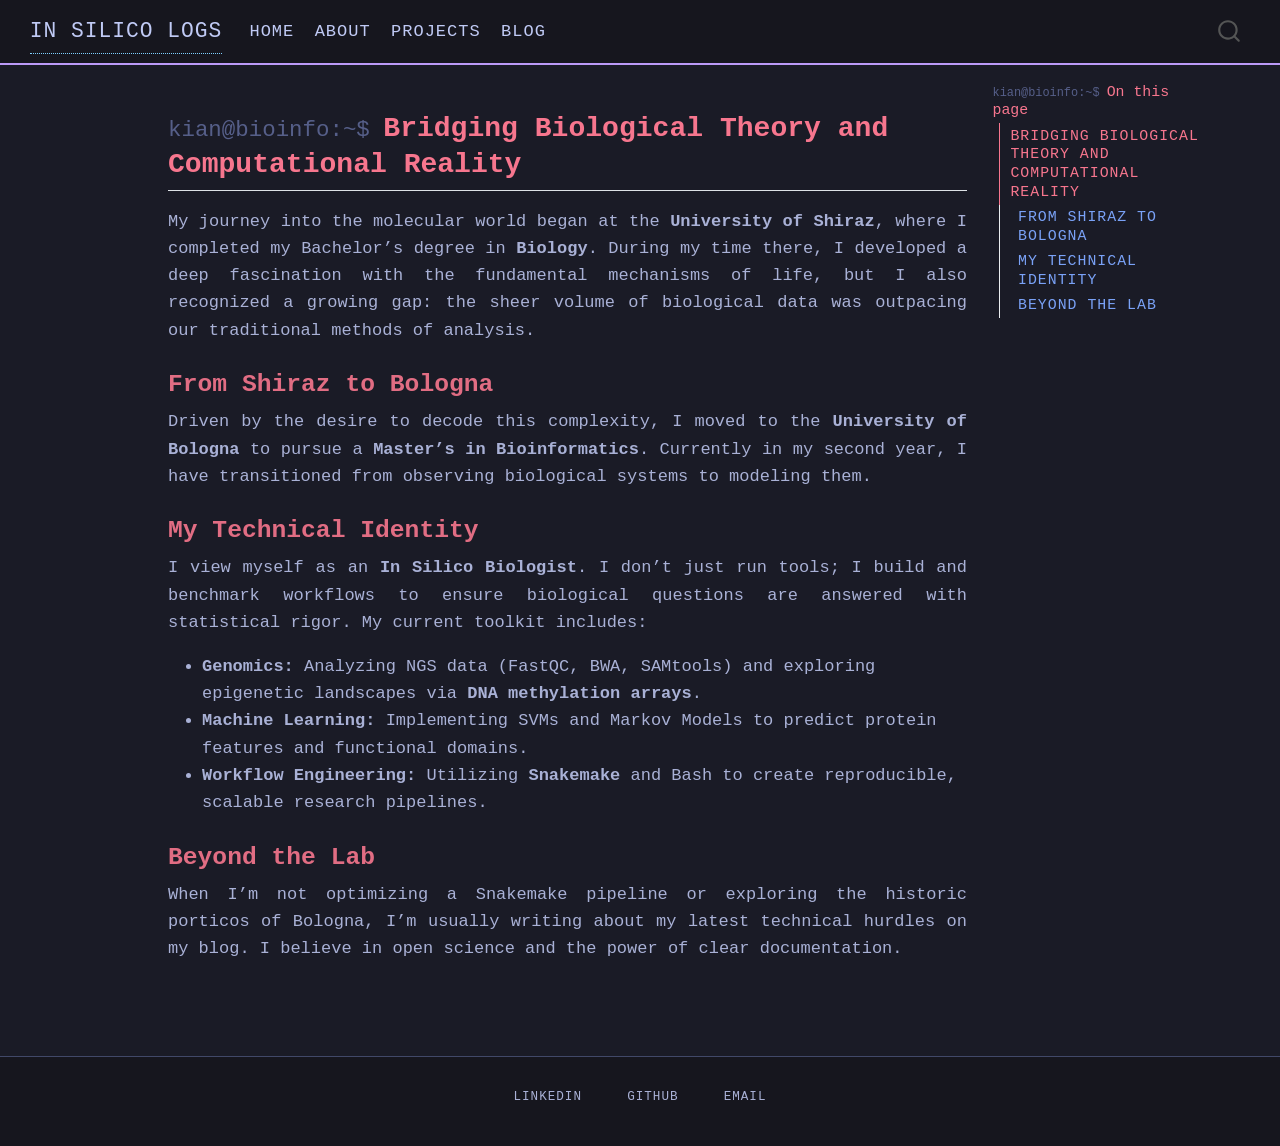
<file: about.html>
<!DOCTYPE html>
<html xmlns="http://www.w3.org/1999/xhtml" lang="en" xml:lang="en"><head>

<meta charset="utf-8">
<meta name="generator" content="quarto-1.9.35">

<meta name="viewport" content="width=device-width, initial-scale=1.0, user-scalable=yes">


<title>about – In Silico Logs</title>
<style>
/* Default styles provided by pandoc.
** See https://pandoc.org/MANUAL.html#variables-for-html for config info.
*/
code{white-space: pre-wrap;}
span.smallcaps{font-variant: small-caps;}
div.columns{display: flex; gap: min(4vw, 1.5em);}
div.column{flex: auto; overflow-x: auto;}
div.hanging-indent{margin-left: 1.5em; text-indent: -1.5em;}
ul.task-list{list-style: none;}
ul.task-list li input[type="checkbox"] {
  width: 0.8em;
  margin: 0 0.8em 0.2em -1em; /* quarto-specific, see https://github.com/quarto-dev/quarto-cli/issues/4556 */ 
  vertical-align: middle;
}
</style>


<script src="site_libs/quarto-nav/quarto-nav.js"></script>
<script src="site_libs/quarto-nav/headroom.min.js"></script>
<script src="site_libs/clipboard/clipboard.min.js"></script>
<script src="site_libs/quarto-search/autocomplete.umd.js"></script>
<script src="site_libs/quarto-search/fuse.min.js"></script>
<script src="site_libs/quarto-search/quarto-search.js"></script>
<meta name="quarto:offset" content="./">
<script src="site_libs/quarto-html/quarto.js" type="module"></script>
<script src="site_libs/quarto-html/tabsets/tabsets.js" type="module"></script>
<script src="site_libs/quarto-html/popper.min.js"></script>
<script src="site_libs/quarto-html/tippy.umd.min.js"></script>
<script src="site_libs/quarto-html/anchor.min.js"></script>
<link href="site_libs/quarto-html/tippy.css" rel="stylesheet">
<link href="site_libs/quarto-html/quarto-syntax-highlighting-46f66b053e56abd73bb6e954d61a315b.css" rel="stylesheet" id="quarto-text-highlighting-styles">
<script src="site_libs/bootstrap/bootstrap.min.js"></script>
<link href="site_libs/bootstrap/bootstrap-icons.css" rel="stylesheet">
<link href="site_libs/bootstrap/bootstrap-c90a4ae0e9a9b9e928eda10bb3d79f3e.min.css" rel="stylesheet" append-hash="true" id="quarto-bootstrap" data-mode="light">
<script id="quarto-search-options" type="application/json">{
  "location": "navbar",
  "copy-button": false,
  "collapse-after": 3,
  "panel-placement": "end",
  "type": "overlay",
  "limit": 50,
  "keyboard-shortcut": [
    "f",
    "/",
    "s"
  ],
  "show-item-context": false,
  "language": {
    "search-no-results-text": "No results",
    "search-matching-documents-text": "matching documents",
    "search-copy-link-title": "Copy link to search",
    "search-hide-matches-text": "Hide additional matches",
    "search-more-match-text": "more match in this document",
    "search-more-matches-text": "more matches in this document",
    "search-clear-button-title": "Clear",
    "search-text-placeholder": "",
    "search-detached-cancel-button-title": "Cancel",
    "search-submit-button-title": "Submit",
    "search-label": "Search"
  }
}</script>


<link rel="stylesheet" href="styles.css">
</head>

<body class="nav-fixed quarto-light">

<div id="quarto-search-results"></div>
  <header id="quarto-header" class="headroom fixed-top">
    <nav class="navbar navbar-expand-lg " data-bs-theme="dark">
      <div class="navbar-container container-fluid">
      <div class="navbar-brand-container mx-auto">
    <a class="navbar-brand" href="./index.html">
    <span class="navbar-title">In Silico Logs</span>
    </a>
  </div>
            <div id="quarto-search" class="" title="Search"></div>
          <button class="navbar-toggler" type="button" data-bs-toggle="collapse" data-bs-target="#navbarCollapse" aria-controls="navbarCollapse" role="menu" aria-expanded="false" aria-label="Toggle navigation" onclick="if (window.quartoToggleHeadroom) { window.quartoToggleHeadroom(); }">
  <span class="navbar-toggler-icon"></span>
</button>
          <div class="collapse navbar-collapse" id="navbarCollapse">
            <ul class="navbar-nav navbar-nav-scroll me-auto">
  <li class="nav-item">
    <a class="nav-link" href="./index.html"> 
<span class="menu-text">Home</span></a>
  </li>  
  <li class="nav-item">
    <a class="nav-link active" href="./about.html" aria-current="page"> 
<span class="menu-text">About</span></a>
  </li>  
  <li class="nav-item">
    <a class="nav-link" href="./projects.html"> 
<span class="menu-text">Projects</span></a>
  </li>  
  <li class="nav-item">
    <a class="nav-link" href="./blog.html"> 
<span class="menu-text">Blog</span></a>
  </li>  
</ul>
          </div> <!-- /navcollapse -->
            <div class="quarto-navbar-tools">
</div>
      </div> <!-- /container-fluid -->
    </nav>
</header>
<!-- content -->
<div id="quarto-content" class="quarto-container page-columns page-rows-contents page-layout-article page-navbar">
<!-- sidebar -->
<!-- margin-sidebar -->
    <div id="quarto-margin-sidebar" class="sidebar margin-sidebar">
        <nav id="TOC" role="doc-toc" class="toc-active">
    <h2 id="toc-title">On this page</h2>
   
  <ul>
  <li><a href="#bridging-biological-theory-and-computational-reality" id="toc-bridging-biological-theory-and-computational-reality" class="nav-link active" data-scroll-target="#bridging-biological-theory-and-computational-reality">Bridging Biological Theory and Computational Reality</a>
  <ul class="collapse">
  <li><a href="#from-shiraz-to-bologna" id="toc-from-shiraz-to-bologna" class="nav-link" data-scroll-target="#from-shiraz-to-bologna">From Shiraz to Bologna</a></li>
  <li><a href="#my-technical-identity" id="toc-my-technical-identity" class="nav-link" data-scroll-target="#my-technical-identity">My Technical Identity</a></li>
  <li><a href="#beyond-the-lab" id="toc-beyond-the-lab" class="nav-link" data-scroll-target="#beyond-the-lab">Beyond the Lab</a></li>
  </ul></li>
  </ul>
</nav>
    </div>
<!-- main -->
<main class="content" id="quarto-document-content"><header id="title-block-header" class="quarto-title-block"></header>




<section id="bridging-biological-theory-and-computational-reality" class="level2">
<h2 class="anchored" data-anchor-id="bridging-biological-theory-and-computational-reality">Bridging Biological Theory and Computational Reality</h2>
<p>My journey into the molecular world began at the <strong>University of Shiraz</strong>, where I completed my Bachelor’s degree in <strong>Biology</strong>. During my time there, I developed a deep fascination with the fundamental mechanisms of life, but I also recognized a growing gap: the sheer volume of biological data was outpacing our traditional methods of analysis.</p>
<section id="from-shiraz-to-bologna" class="level3">
<h3 class="anchored" data-anchor-id="from-shiraz-to-bologna">From Shiraz to Bologna</h3>
<p>Driven by the desire to decode this complexity, I moved to the <strong>University of Bologna</strong> to pursue a <strong>Master’s in Bioinformatics</strong>. Currently in my second year, I have transitioned from observing biological systems to modeling them.</p>
</section>
<section id="my-technical-identity" class="level3">
<h3 class="anchored" data-anchor-id="my-technical-identity">My Technical Identity</h3>
<p>I view myself as an <strong>In Silico Biologist</strong>. I don’t just run tools; I build and benchmark workflows to ensure biological questions are answered with statistical rigor. My current toolkit includes:</p>
<ul>
<li><strong>Genomics:</strong> Analyzing NGS data (FastQC, BWA, SAMtools) and exploring epigenetic landscapes via <strong>DNA methylation arrays</strong>.</li>
<li><strong>Machine Learning:</strong> Implementing SVMs and Markov Models to predict protein features and functional domains.</li>
<li><strong>Workflow Engineering:</strong> Utilizing <strong>Snakemake</strong> and Bash to create reproducible, scalable research pipelines.</li>
</ul>
</section>
<section id="beyond-the-lab" class="level3">
<h3 class="anchored" data-anchor-id="beyond-the-lab">Beyond the Lab</h3>
<p>When I’m not optimizing a Snakemake pipeline or exploring the historic porticos of Bologna, I’m usually writing about my latest technical hurdles on my blog. I believe in open science and the power of clear documentation.</p>


</section>
</section>

</main> <!-- /main -->
<script id="quarto-html-after-body" type="application/javascript">
  window.document.addEventListener("DOMContentLoaded", function (event) {
    const icon = "";
    const anchorJS = new window.AnchorJS();
    anchorJS.options = {
      placement: 'right',
      icon: icon
    };
    anchorJS.add('.anchored');
    const isCodeAnnotation = (el) => {
      for (const clz of el.classList) {
        if (clz.startsWith('code-annotation-')) {                     
          return true;
        }
      }
      return false;
    }
    const onCopySuccess = function(e) {
      // button target
      const button = e.trigger;
      // don't keep focus
      button.blur();
      // flash "checked"
      button.classList.add('code-copy-button-checked');
      var currentTitle = button.getAttribute("title");
      button.setAttribute("title", "Copied!");
      let tooltip;
      if (window.bootstrap) {
        button.setAttribute("data-bs-toggle", "tooltip");
        button.setAttribute("data-bs-placement", "left");
        button.setAttribute("data-bs-title", "Copied!");
        tooltip = new bootstrap.Tooltip(button, 
          { trigger: "manual", 
            customClass: "code-copy-button-tooltip",
            offset: [0, -8]});
        tooltip.show();    
      }
      setTimeout(function() {
        if (tooltip) {
          tooltip.hide();
          button.removeAttribute("data-bs-title");
          button.removeAttribute("data-bs-toggle");
          button.removeAttribute("data-bs-placement");
        }
        button.setAttribute("title", currentTitle);
        button.classList.remove('code-copy-button-checked');
      }, 1000);
      // clear code selection
      e.clearSelection();
    }
    const getTextToCopy = function(trigger) {
      const outerScaffold = trigger.parentElement.cloneNode(true);
      const codeEl = outerScaffold.querySelector('code');
      for (const childEl of codeEl.children) {
        if (isCodeAnnotation(childEl)) {
          childEl.remove();
        }
      }
      return codeEl.innerText;
    }
    const clipboard = new window.ClipboardJS('.code-copy-button:not([data-in-quarto-modal])', {
      text: getTextToCopy
    });
    clipboard.on('success', onCopySuccess);
    if (window.document.getElementById('quarto-embedded-source-code-modal')) {
      const clipboardModal = new window.ClipboardJS('.code-copy-button[data-in-quarto-modal]', {
        text: getTextToCopy,
        container: window.document.getElementById('quarto-embedded-source-code-modal')
      });
      clipboardModal.on('success', onCopySuccess);
    }
      var localhostRegex = new RegExp(/^(?:http|https):\/\/localhost\:?[0-9]*\//);
      var mailtoRegex = new RegExp(/^mailto:/);
        var filterRegex = new RegExp('/' + window.location.host + '/');
      var isInternal = (href) => {
          return filterRegex.test(href) || localhostRegex.test(href) || mailtoRegex.test(href);
      }
      // Inspect non-navigation links and adorn them if external
     var links = window.document.querySelectorAll('a[href]:not(.nav-link):not(.navbar-brand):not(.toc-action):not(.sidebar-link):not(.sidebar-item-toggle):not(.pagination-link):not(.no-external):not([aria-hidden]):not(.dropdown-item):not(.quarto-navigation-tool):not(.about-link)');
      for (var i=0; i<links.length; i++) {
        const link = links[i];
        if (!isInternal(link.href)) {
          // undo the damage that might have been done by quarto-nav.js in the case of
          // links that we want to consider external
          if (link.dataset.originalHref !== undefined) {
            link.href = link.dataset.originalHref;
          }
        }
      }
    function tippyHover(el, contentFn, onTriggerFn, onUntriggerFn) {
      const config = {
        allowHTML: true,
        maxWidth: 500,
        delay: 100,
        arrow: false,
        appendTo: function(el) {
            return el.parentElement;
        },
        interactive: true,
        interactiveBorder: 10,
        theme: 'quarto',
        placement: 'bottom-start',
      };
      if (contentFn) {
        config.content = contentFn;
      }
      if (onTriggerFn) {
        config.onTrigger = onTriggerFn;
      }
      if (onUntriggerFn) {
        config.onUntrigger = onUntriggerFn;
      }
      window.tippy(el, config); 
    }
    const noterefs = window.document.querySelectorAll('a[role="doc-noteref"]');
    for (var i=0; i<noterefs.length; i++) {
      const ref = noterefs[i];
      tippyHover(ref, function() {
        // use id or data attribute instead here
        let href = ref.getAttribute('data-footnote-href') || ref.getAttribute('href');
        try { href = new URL(href).hash; } catch {}
        const id = href.replace(/^#\/?/, "");
        const note = window.document.getElementById(id);
        if (note) {
          return note.innerHTML;
        } else {
          return "";
        }
      });
    }
    const xrefs = window.document.querySelectorAll('a.quarto-xref');
    const processXRef = (id, note) => {
      // Strip column container classes
      const stripColumnClz = (el) => {
        el.classList.remove("page-full", "page-columns");
        if (el.children) {
          for (const child of el.children) {
            stripColumnClz(child);
          }
        }
      }
      stripColumnClz(note)
      if (id === null || id.startsWith('sec-')) {
        // Special case sections, only their first couple elements
        const container = document.createElement("div");
        if (note.children && note.children.length > 2) {
          container.appendChild(note.children[0].cloneNode(true));
          for (let i = 1; i < note.children.length; i++) {
            const child = note.children[i];
            if (child.tagName === "P" && child.innerText === "") {
              continue;
            } else {
              container.appendChild(child.cloneNode(true));
              break;
            }
          }
          if (window.Quarto?.typesetMath) {
            window.Quarto.typesetMath(container);
          }
          return container.innerHTML
        } else {
          if (window.Quarto?.typesetMath) {
            window.Quarto.typesetMath(note);
          }
          return note.innerHTML;
        }
      } else {
        // Remove any anchor links if they are present
        const anchorLink = note.querySelector('a.anchorjs-link');
        if (anchorLink) {
          anchorLink.remove();
        }
        if (window.Quarto?.typesetMath) {
          window.Quarto.typesetMath(note);
        }
        if (note.classList.contains("callout")) {
          return note.outerHTML;
        } else {
          return note.innerHTML;
        }
      }
    }
    for (var i=0; i<xrefs.length; i++) {
      const xref = xrefs[i];
      tippyHover(xref, undefined, function(instance) {
        instance.disable();
        let url = xref.getAttribute('href');
        let hash = undefined; 
        if (url.startsWith('#')) {
          hash = url;
        } else {
          try { hash = new URL(url).hash; } catch {}
        }
        if (hash) {
          const id = hash.replace(/^#\/?/, "");
          const note = window.document.getElementById(id);
          if (note !== null) {
            try {
              const html = processXRef(id, note.cloneNode(true));
              instance.setContent(html);
            } finally {
              instance.enable();
              instance.show();
            }
          } else {
            // See if we can fetch this
            fetch(url.split('#')[0])
            .then(res => res.text())
            .then(html => {
              const parser = new DOMParser();
              const htmlDoc = parser.parseFromString(html, "text/html");
              const note = htmlDoc.getElementById(id);
              if (note !== null) {
                const html = processXRef(id, note);
                instance.setContent(html);
              } 
            }).finally(() => {
              instance.enable();
              instance.show();
            });
          }
        } else {
          // See if we can fetch a full url (with no hash to target)
          // This is a special case and we should probably do some content thinning / targeting
          fetch(url)
          .then(res => res.text())
          .then(html => {
            const parser = new DOMParser();
            const htmlDoc = parser.parseFromString(html, "text/html");
            const note = htmlDoc.querySelector('main.content');
            if (note !== null) {
              // This should only happen for chapter cross references
              // (since there is no id in the URL)
              // remove the first header
              if (note.children.length > 0 && note.children[0].tagName === "HEADER") {
                note.children[0].remove();
              }
              const html = processXRef(null, note);
              instance.setContent(html);
            } 
          }).finally(() => {
            instance.enable();
            instance.show();
          });
        }
      }, function(instance) {
      });
    }
        let selectedAnnoteEl;
        const selectorForAnnotation = ( cell, annotation) => {
          let cellAttr = 'data-code-cell="' + cell + '"';
          let lineAttr = 'data-code-annotation="' +  annotation + '"';
          const selector = 'span[' + cellAttr + '][' + lineAttr + ']';
          return selector;
        }
        const selectCodeLines = (annoteEl) => {
          const doc = window.document;
          const targetCell = annoteEl.getAttribute("data-target-cell");
          const targetAnnotation = annoteEl.getAttribute("data-target-annotation");
          const annoteSpan = window.document.querySelector(selectorForAnnotation(targetCell, targetAnnotation));
          const lines = annoteSpan.getAttribute("data-code-lines").split(",");
          const lineIds = lines.map((line) => {
            return targetCell + "-" + line;
          })
          let top = null;
          let height = null;
          let parent = null;
          if (lineIds.length > 0) {
              //compute the position of the single el (top and bottom and make a div)
              const el = window.document.getElementById(lineIds[0]);
              top = el.offsetTop;
              height = el.offsetHeight;
              parent = el.parentElement.parentElement;
            if (lineIds.length > 1) {
              const lastEl = window.document.getElementById(lineIds[lineIds.length - 1]);
              const bottom = lastEl.offsetTop + lastEl.offsetHeight;
              height = bottom - top;
            }
            if (top !== null && height !== null && parent !== null) {
              // cook up a div (if necessary) and position it 
              let div = window.document.getElementById("code-annotation-line-highlight");
              if (div === null) {
                div = window.document.createElement("div");
                div.setAttribute("id", "code-annotation-line-highlight");
                div.style.position = 'absolute';
                parent.appendChild(div);
              }
              div.style.top = top - 2 + "px";
              div.style.height = height + 4 + "px";
              div.style.left = 0;
              let gutterDiv = window.document.getElementById("code-annotation-line-highlight-gutter");
              if (gutterDiv === null) {
                gutterDiv = window.document.createElement("div");
                gutterDiv.setAttribute("id", "code-annotation-line-highlight-gutter");
                gutterDiv.style.position = 'absolute';
                const codeCell = window.document.getElementById(targetCell);
                const gutter = codeCell.querySelector('.code-annotation-gutter');
                gutter.appendChild(gutterDiv);
              }
              gutterDiv.style.top = top - 2 + "px";
              gutterDiv.style.height = height + 4 + "px";
            }
            selectedAnnoteEl = annoteEl;
          }
        };
        const unselectCodeLines = () => {
          const elementsIds = ["code-annotation-line-highlight", "code-annotation-line-highlight-gutter"];
          elementsIds.forEach((elId) => {
            const div = window.document.getElementById(elId);
            if (div) {
              div.remove();
            }
          });
          selectedAnnoteEl = undefined;
        };
          // Handle positioning of the toggle
      window.addEventListener(
        "resize",
        throttle(() => {
          elRect = undefined;
          if (selectedAnnoteEl) {
            selectCodeLines(selectedAnnoteEl);
          }
        }, 10)
      );
      function throttle(fn, ms) {
      let throttle = false;
      let timer;
        return (...args) => {
          if(!throttle) { // first call gets through
              fn.apply(this, args);
              throttle = true;
          } else { // all the others get throttled
              if(timer) clearTimeout(timer); // cancel #2
              timer = setTimeout(() => {
                fn.apply(this, args);
                timer = throttle = false;
              }, ms);
          }
        };
      }
        // Attach click handler to the DT
        const annoteDls = window.document.querySelectorAll('dt[data-target-cell]');
        for (const annoteDlNode of annoteDls) {
          annoteDlNode.addEventListener('click', (event) => {
            const clickedEl = event.target;
            if (clickedEl !== selectedAnnoteEl) {
              unselectCodeLines();
              const activeEl = window.document.querySelector('dt[data-target-cell].code-annotation-active');
              if (activeEl) {
                activeEl.classList.remove('code-annotation-active');
              }
              selectCodeLines(clickedEl);
              clickedEl.classList.add('code-annotation-active');
            } else {
              // Unselect the line
              unselectCodeLines();
              clickedEl.classList.remove('code-annotation-active');
            }
          });
        }
    const findCites = (el) => {
      const parentEl = el.parentElement;
      if (parentEl) {
        const cites = parentEl.dataset.cites;
        if (cites) {
          return {
            el,
            cites: cites.split(' ')
          };
        } else {
          return findCites(el.parentElement)
        }
      } else {
        return undefined;
      }
    };
    var bibliorefs = window.document.querySelectorAll('a[role="doc-biblioref"]');
    for (var i=0; i<bibliorefs.length; i++) {
      const ref = bibliorefs[i];
      const citeInfo = findCites(ref);
      if (citeInfo) {
        tippyHover(citeInfo.el, function() {
          var popup = window.document.createElement('div');
          citeInfo.cites.forEach(function(cite) {
            var citeDiv = window.document.createElement('div');
            citeDiv.classList.add('hanging-indent');
            citeDiv.classList.add('csl-entry');
            var biblioDiv = window.document.getElementById('ref-' + cite);
            if (biblioDiv) {
              citeDiv.innerHTML = biblioDiv.innerHTML;
            }
            popup.appendChild(citeDiv);
          });
          return popup.innerHTML;
        });
      }
    }
  });
  </script>
</div> <!-- /content -->
<footer class="footer">
  <div class="nav-footer">
    <div class="nav-footer-left">
      &nbsp;
    </div>   
    <div class="nav-footer-center">
      <ul class="footer-items list-unstyled">
    <li class="nav-item">
    <a class="nav-link" href="https://linkedin.com/in/kiankeshani/">
<p>LinkedIn</p>
</a>
  </li>  
    <li class="nav-item">
    <a class="nav-link" href="https://github.com/kianinsilico">
<p>GitHub</p>
</a>
  </li>  
    <li class="nav-item">
    <a class="nav-link" href="mailto:kianoush.keshani@studio.unibo.it">
<p>Email</p>
</a>
  </li>  
</ul>
    </div>
    <div class="nav-footer-right">
      &nbsp;
    </div>
  </div>
</footer>




</body></html>
</file>
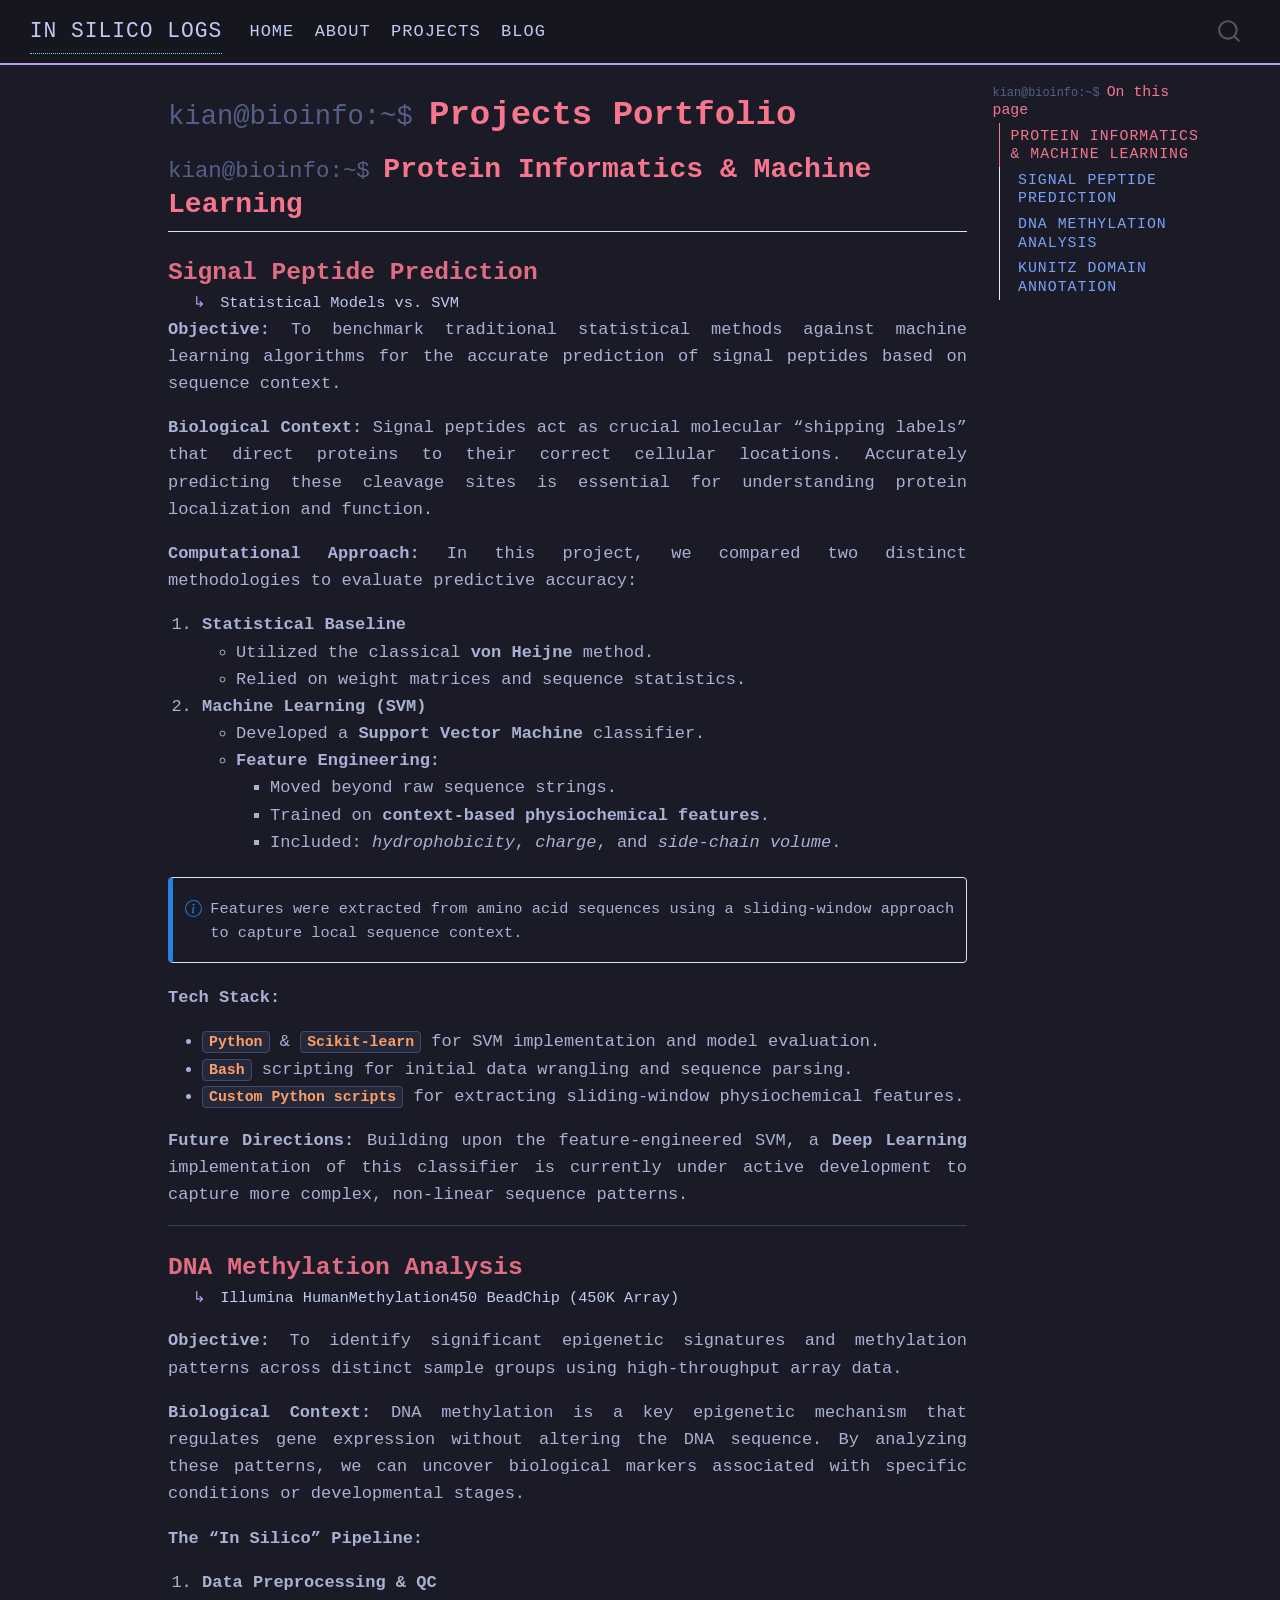
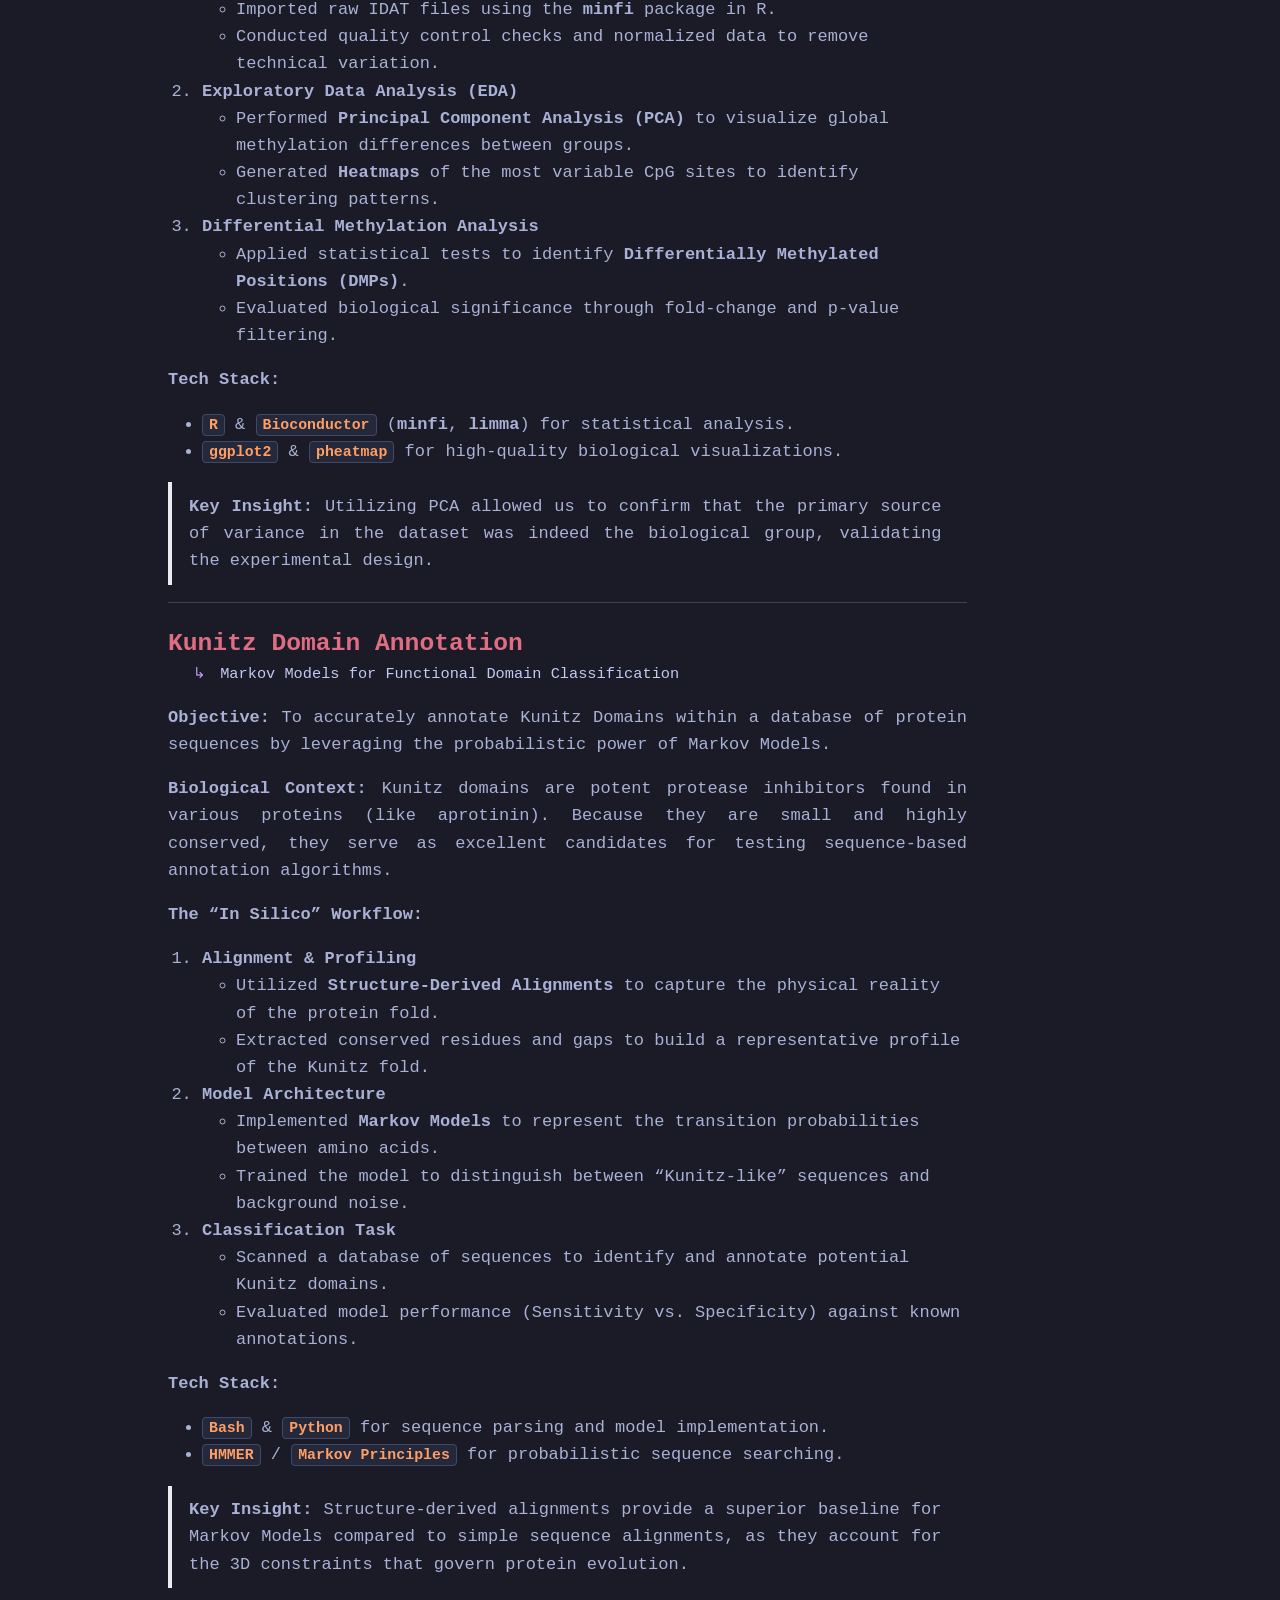
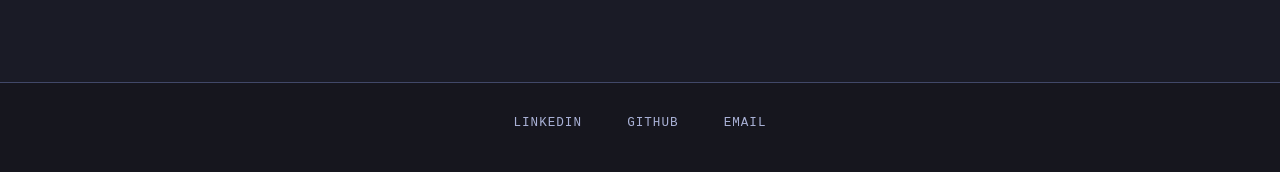
<file: projects.html>
<!DOCTYPE html>
<html xmlns="http://www.w3.org/1999/xhtml" lang="en" xml:lang="en"><head>

<meta charset="utf-8">
<meta name="generator" content="quarto-1.9.35">

<meta name="viewport" content="width=device-width, initial-scale=1.0, user-scalable=yes">


<title>Projects Portfolio – In Silico Logs</title>
<style>
/* Default styles provided by pandoc.
** See https://pandoc.org/MANUAL.html#variables-for-html for config info.
*/
code{white-space: pre-wrap;}
span.smallcaps{font-variant: small-caps;}
div.columns{display: flex; gap: min(4vw, 1.5em);}
div.column{flex: auto; overflow-x: auto;}
div.hanging-indent{margin-left: 1.5em; text-indent: -1.5em;}
ul.task-list{list-style: none;}
ul.task-list li input[type="checkbox"] {
  width: 0.8em;
  margin: 0 0.8em 0.2em -1em; /* quarto-specific, see https://github.com/quarto-dev/quarto-cli/issues/4556 */ 
  vertical-align: middle;
}
</style>


<script src="site_libs/quarto-nav/quarto-nav.js"></script>
<script src="site_libs/quarto-nav/headroom.min.js"></script>
<script src="site_libs/clipboard/clipboard.min.js"></script>
<script src="site_libs/quarto-search/autocomplete.umd.js"></script>
<script src="site_libs/quarto-search/fuse.min.js"></script>
<script src="site_libs/quarto-search/quarto-search.js"></script>
<meta name="quarto:offset" content="./">
<script src="site_libs/quarto-html/quarto.js" type="module"></script>
<script src="site_libs/quarto-html/tabsets/tabsets.js" type="module"></script>
<script src="site_libs/quarto-html/popper.min.js"></script>
<script src="site_libs/quarto-html/tippy.umd.min.js"></script>
<script src="site_libs/quarto-html/anchor.min.js"></script>
<link href="site_libs/quarto-html/tippy.css" rel="stylesheet">
<link href="site_libs/quarto-html/quarto-syntax-highlighting-46f66b053e56abd73bb6e954d61a315b.css" rel="stylesheet" id="quarto-text-highlighting-styles">
<script src="site_libs/bootstrap/bootstrap.min.js"></script>
<link href="site_libs/bootstrap/bootstrap-icons.css" rel="stylesheet">
<link href="site_libs/bootstrap/bootstrap-c90a4ae0e9a9b9e928eda10bb3d79f3e.min.css" rel="stylesheet" append-hash="true" id="quarto-bootstrap" data-mode="light">
<script id="quarto-search-options" type="application/json">{
  "location": "navbar",
  "copy-button": false,
  "collapse-after": 3,
  "panel-placement": "end",
  "type": "overlay",
  "limit": 50,
  "keyboard-shortcut": [
    "f",
    "/",
    "s"
  ],
  "show-item-context": false,
  "language": {
    "search-no-results-text": "No results",
    "search-matching-documents-text": "matching documents",
    "search-copy-link-title": "Copy link to search",
    "search-hide-matches-text": "Hide additional matches",
    "search-more-match-text": "more match in this document",
    "search-more-matches-text": "more matches in this document",
    "search-clear-button-title": "Clear",
    "search-text-placeholder": "",
    "search-detached-cancel-button-title": "Cancel",
    "search-submit-button-title": "Submit",
    "search-label": "Search"
  }
}</script>


<link rel="stylesheet" href="styles.css">
</head>

<body class="nav-fixed quarto-light">

<div id="quarto-search-results"></div>
  <header id="quarto-header" class="headroom fixed-top">
    <nav class="navbar navbar-expand-lg " data-bs-theme="dark">
      <div class="navbar-container container-fluid">
      <div class="navbar-brand-container mx-auto">
    <a class="navbar-brand" href="./index.html">
    <span class="navbar-title">In Silico Logs</span>
    </a>
  </div>
            <div id="quarto-search" class="" title="Search"></div>
          <button class="navbar-toggler" type="button" data-bs-toggle="collapse" data-bs-target="#navbarCollapse" aria-controls="navbarCollapse" role="menu" aria-expanded="false" aria-label="Toggle navigation" onclick="if (window.quartoToggleHeadroom) { window.quartoToggleHeadroom(); }">
  <span class="navbar-toggler-icon"></span>
</button>
          <div class="collapse navbar-collapse" id="navbarCollapse">
            <ul class="navbar-nav navbar-nav-scroll me-auto">
  <li class="nav-item">
    <a class="nav-link" href="./index.html"> 
<span class="menu-text">Home</span></a>
  </li>  
  <li class="nav-item">
    <a class="nav-link" href="./about.html"> 
<span class="menu-text">About</span></a>
  </li>  
  <li class="nav-item">
    <a class="nav-link active" href="./projects.html" aria-current="page"> 
<span class="menu-text">Projects</span></a>
  </li>  
  <li class="nav-item">
    <a class="nav-link" href="./blog.html"> 
<span class="menu-text">Blog</span></a>
  </li>  
</ul>
          </div> <!-- /navcollapse -->
            <div class="quarto-navbar-tools">
</div>
      </div> <!-- /container-fluid -->
    </nav>
</header>
<!-- content -->
<div id="quarto-content" class="quarto-container page-columns page-rows-contents page-layout-article page-navbar">
<!-- sidebar -->
<!-- margin-sidebar -->
    <div id="quarto-margin-sidebar" class="sidebar margin-sidebar">
        <nav id="TOC" role="doc-toc" class="toc-active">
    <h2 id="toc-title">On this page</h2>
   
  <ul>
  <li><a href="#protein-informatics-machine-learning" id="toc-protein-informatics-machine-learning" class="nav-link active" data-scroll-target="#protein-informatics-machine-learning">Protein Informatics &amp; Machine Learning</a>
  <ul class="collapse">
  <li><a href="#signal-peptide-prediction" id="toc-signal-peptide-prediction" class="nav-link" data-scroll-target="#signal-peptide-prediction">Signal Peptide Prediction</a></li>
  <li><a href="#dna-methylation-analysis" id="toc-dna-methylation-analysis" class="nav-link" data-scroll-target="#dna-methylation-analysis">DNA Methylation Analysis</a></li>
  <li><a href="#kunitz-domain-annotation" id="toc-kunitz-domain-annotation" class="nav-link" data-scroll-target="#kunitz-domain-annotation">Kunitz Domain Annotation</a></li>
  </ul></li>
  </ul>
</nav>
    </div>
<!-- main -->
<main class="content" id="quarto-document-content">

<header id="title-block-header" class="quarto-title-block default">
<div class="quarto-title">
<h1 class="title">Projects Portfolio</h1>
</div>



<div class="quarto-title-meta">

    
  
    
  </div>
  


</header>


<section id="protein-informatics-machine-learning" class="level2">
<h2 class="anchored" data-anchor-id="protein-informatics-machine-learning">Protein Informatics &amp; Machine Learning</h2>
<section id="signal-peptide-prediction" class="level3">
<h3 class="anchored" data-anchor-id="signal-peptide-prediction">Signal Peptide Prediction</h3>
<p><span class="terminal-sub">Statistical Models vs.&nbsp;SVM</span> <strong>Objective:</strong> To benchmark traditional statistical methods against machine learning algorithms for the accurate prediction of signal peptides based on sequence context.</p>
<p><strong>Biological Context:</strong> Signal peptides act as crucial molecular “shipping labels” that direct proteins to their correct cellular locations. Accurately predicting these cleavage sites is essential for understanding protein localization and function.</p>
<p><strong>Computational Approach:</strong> In this project, we compared two distinct methodologies to evaluate predictive accuracy:</p>
<ol type="1">
<li><strong>Statistical Baseline</strong>
<ul>
<li>Utilized the classical <strong>von Heijne</strong> method.</li>
<li>Relied on weight matrices and sequence statistics.</li>
</ul></li>
<li><strong>Machine Learning (SVM)</strong>
<ul>
<li>Developed a <strong>Support Vector Machine</strong> classifier.</li>
<li><strong>Feature Engineering:</strong>
<ul>
<li>Moved beyond raw sequence strings.</li>
<li>Trained on <strong>context-based physiochemical features</strong>.</li>
<li>Included: <em>hydrophobicity</em>, <em>charge</em>, and <em>side-chain volume</em>.</li>
</ul></li>
</ul></li>
</ol>
<div class="callout callout-style-simple callout-note">
<div class="callout-body d-flex">
<div class="callout-icon-container">
<i class="callout-icon"></i>
</div>
<div class="callout-body-container">
<p>Features were extracted from amino acid sequences using a sliding-window approach to capture local sequence context.</p>
</div>
</div>
</div>
<p><strong>Tech Stack:</strong></p>
<ul>
<li><code>Python</code> &amp; <code>Scikit-learn</code> for SVM implementation and model evaluation.</li>
<li><code>Bash</code> scripting for initial data wrangling and sequence parsing.</li>
<li><code>Custom Python scripts</code> for extracting sliding-window physiochemical features.</li>
</ul>
<p><strong>Future Directions:</strong> Building upon the feature-engineered SVM, a <strong>Deep Learning</strong> implementation of this classifier is currently under active development to capture more complex, non-linear sequence patterns.</p>
<hr>
</section>
<section id="dna-methylation-analysis" class="level3">
<h3 class="anchored" data-anchor-id="dna-methylation-analysis">DNA Methylation Analysis</h3>
<p><span class="terminal-sub">Illumina HumanMethylation450 BeadChip (450K Array)</span></p>
<p><strong>Objective:</strong> To identify significant epigenetic signatures and methylation patterns across distinct sample groups using high-throughput array data.</p>
<p><strong>Biological Context:</strong> DNA methylation is a key epigenetic mechanism that regulates gene expression without altering the DNA sequence. By analyzing these patterns, we can uncover biological markers associated with specific conditions or developmental stages.</p>
<p><strong>The “In Silico” Pipeline:</strong></p>
<ol type="1">
<li><strong>Data Preprocessing &amp; QC</strong>
<ul>
<li>Imported raw IDAT files using the <strong>minfi</strong> package in R.</li>
<li>Conducted quality control checks and normalized data to remove technical variation.</li>
</ul></li>
<li><strong>Exploratory Data Analysis (EDA)</strong>
<ul>
<li>Performed <strong>Principal Component Analysis (PCA)</strong> to visualize global methylation differences between groups.</li>
<li>Generated <strong>Heatmaps</strong> of the most variable CpG sites to identify clustering patterns.</li>
</ul></li>
<li><strong>Differential Methylation Analysis</strong>
<ul>
<li>Applied statistical tests to identify <strong>Differentially Methylated Positions (DMPs)</strong>.</li>
<li>Evaluated biological significance through fold-change and p-value filtering.</li>
</ul></li>
</ol>
<p><strong>Tech Stack:</strong></p>
<ul>
<li><code>R</code> &amp; <code>Bioconductor</code> (<strong>minfi</strong>, <strong>limma</strong>) for statistical analysis.</li>
<li><code>ggplot2</code> &amp; <code>pheatmap</code> for high-quality biological visualizations.</li>
</ul>
<blockquote class="blockquote">
<p><strong>Key Insight:</strong> Utilizing PCA allowed us to confirm that the primary source of variance in the dataset was indeed the biological group, validating the experimental design.</p>
</blockquote>
<hr>
</section>
<section id="kunitz-domain-annotation" class="level3">
<h3 class="anchored" data-anchor-id="kunitz-domain-annotation">Kunitz Domain Annotation</h3>
<p><span class="terminal-sub">Markov Models for Functional Domain Classification</span></p>
<p><strong>Objective:</strong> To accurately annotate Kunitz Domains within a database of protein sequences by leveraging the probabilistic power of Markov Models.</p>
<p><strong>Biological Context:</strong> Kunitz domains are potent protease inhibitors found in various proteins (like aprotinin). Because they are small and highly conserved, they serve as excellent candidates for testing sequence-based annotation algorithms.</p>
<p><strong>The “In Silico” Workflow:</strong></p>
<ol type="1">
<li><strong>Alignment &amp; Profiling</strong>
<ul>
<li>Utilized <strong>Structure-Derived Alignments</strong> to capture the physical reality of the protein fold.</li>
<li>Extracted conserved residues and gaps to build a representative profile of the Kunitz fold.</li>
</ul></li>
<li><strong>Model Architecture</strong>
<ul>
<li>Implemented <strong>Markov Models</strong> to represent the transition probabilities between amino acids.</li>
<li>Trained the model to distinguish between “Kunitz-like” sequences and background noise.</li>
</ul></li>
<li><strong>Classification Task</strong>
<ul>
<li>Scanned a database of sequences to identify and annotate potential Kunitz domains.</li>
<li>Evaluated model performance (Sensitivity vs.&nbsp;Specificity) against known annotations.</li>
</ul></li>
</ol>
<p><strong>Tech Stack:</strong></p>
<ul>
<li><code>Bash</code> &amp; <code>Python</code> for sequence parsing and model implementation.</li>
<li><code>HMMER</code> / <code>Markov Principles</code> for probabilistic sequence searching.</li>
</ul>
<blockquote class="blockquote">
<p><strong>Key Insight:</strong> Structure-derived alignments provide a superior baseline for Markov Models compared to simple sequence alignments, as they account for the 3D constraints that govern protein evolution.</p>
</blockquote>


</section>
</section>

</main> <!-- /main -->
<script id="quarto-html-after-body" type="application/javascript">
  window.document.addEventListener("DOMContentLoaded", function (event) {
    const icon = "";
    const anchorJS = new window.AnchorJS();
    anchorJS.options = {
      placement: 'right',
      icon: icon
    };
    anchorJS.add('.anchored');
    const isCodeAnnotation = (el) => {
      for (const clz of el.classList) {
        if (clz.startsWith('code-annotation-')) {                     
          return true;
        }
      }
      return false;
    }
    const onCopySuccess = function(e) {
      // button target
      const button = e.trigger;
      // don't keep focus
      button.blur();
      // flash "checked"
      button.classList.add('code-copy-button-checked');
      var currentTitle = button.getAttribute("title");
      button.setAttribute("title", "Copied!");
      let tooltip;
      if (window.bootstrap) {
        button.setAttribute("data-bs-toggle", "tooltip");
        button.setAttribute("data-bs-placement", "left");
        button.setAttribute("data-bs-title", "Copied!");
        tooltip = new bootstrap.Tooltip(button, 
          { trigger: "manual", 
            customClass: "code-copy-button-tooltip",
            offset: [0, -8]});
        tooltip.show();    
      }
      setTimeout(function() {
        if (tooltip) {
          tooltip.hide();
          button.removeAttribute("data-bs-title");
          button.removeAttribute("data-bs-toggle");
          button.removeAttribute("data-bs-placement");
        }
        button.setAttribute("title", currentTitle);
        button.classList.remove('code-copy-button-checked');
      }, 1000);
      // clear code selection
      e.clearSelection();
    }
    const getTextToCopy = function(trigger) {
      const outerScaffold = trigger.parentElement.cloneNode(true);
      const codeEl = outerScaffold.querySelector('code');
      for (const childEl of codeEl.children) {
        if (isCodeAnnotation(childEl)) {
          childEl.remove();
        }
      }
      return codeEl.innerText;
    }
    const clipboard = new window.ClipboardJS('.code-copy-button:not([data-in-quarto-modal])', {
      text: getTextToCopy
    });
    clipboard.on('success', onCopySuccess);
    if (window.document.getElementById('quarto-embedded-source-code-modal')) {
      const clipboardModal = new window.ClipboardJS('.code-copy-button[data-in-quarto-modal]', {
        text: getTextToCopy,
        container: window.document.getElementById('quarto-embedded-source-code-modal')
      });
      clipboardModal.on('success', onCopySuccess);
    }
      var localhostRegex = new RegExp(/^(?:http|https):\/\/localhost\:?[0-9]*\//);
      var mailtoRegex = new RegExp(/^mailto:/);
        var filterRegex = new RegExp('/' + window.location.host + '/');
      var isInternal = (href) => {
          return filterRegex.test(href) || localhostRegex.test(href) || mailtoRegex.test(href);
      }
      // Inspect non-navigation links and adorn them if external
     var links = window.document.querySelectorAll('a[href]:not(.nav-link):not(.navbar-brand):not(.toc-action):not(.sidebar-link):not(.sidebar-item-toggle):not(.pagination-link):not(.no-external):not([aria-hidden]):not(.dropdown-item):not(.quarto-navigation-tool):not(.about-link)');
      for (var i=0; i<links.length; i++) {
        const link = links[i];
        if (!isInternal(link.href)) {
          // undo the damage that might have been done by quarto-nav.js in the case of
          // links that we want to consider external
          if (link.dataset.originalHref !== undefined) {
            link.href = link.dataset.originalHref;
          }
        }
      }
    function tippyHover(el, contentFn, onTriggerFn, onUntriggerFn) {
      const config = {
        allowHTML: true,
        maxWidth: 500,
        delay: 100,
        arrow: false,
        appendTo: function(el) {
            return el.parentElement;
        },
        interactive: true,
        interactiveBorder: 10,
        theme: 'quarto',
        placement: 'bottom-start',
      };
      if (contentFn) {
        config.content = contentFn;
      }
      if (onTriggerFn) {
        config.onTrigger = onTriggerFn;
      }
      if (onUntriggerFn) {
        config.onUntrigger = onUntriggerFn;
      }
      window.tippy(el, config); 
    }
    const noterefs = window.document.querySelectorAll('a[role="doc-noteref"]');
    for (var i=0; i<noterefs.length; i++) {
      const ref = noterefs[i];
      tippyHover(ref, function() {
        // use id or data attribute instead here
        let href = ref.getAttribute('data-footnote-href') || ref.getAttribute('href');
        try { href = new URL(href).hash; } catch {}
        const id = href.replace(/^#\/?/, "");
        const note = window.document.getElementById(id);
        if (note) {
          return note.innerHTML;
        } else {
          return "";
        }
      });
    }
    const xrefs = window.document.querySelectorAll('a.quarto-xref');
    const processXRef = (id, note) => {
      // Strip column container classes
      const stripColumnClz = (el) => {
        el.classList.remove("page-full", "page-columns");
        if (el.children) {
          for (const child of el.children) {
            stripColumnClz(child);
          }
        }
      }
      stripColumnClz(note)
      if (id === null || id.startsWith('sec-')) {
        // Special case sections, only their first couple elements
        const container = document.createElement("div");
        if (note.children && note.children.length > 2) {
          container.appendChild(note.children[0].cloneNode(true));
          for (let i = 1; i < note.children.length; i++) {
            const child = note.children[i];
            if (child.tagName === "P" && child.innerText === "") {
              continue;
            } else {
              container.appendChild(child.cloneNode(true));
              break;
            }
          }
          if (window.Quarto?.typesetMath) {
            window.Quarto.typesetMath(container);
          }
          return container.innerHTML
        } else {
          if (window.Quarto?.typesetMath) {
            window.Quarto.typesetMath(note);
          }
          return note.innerHTML;
        }
      } else {
        // Remove any anchor links if they are present
        const anchorLink = note.querySelector('a.anchorjs-link');
        if (anchorLink) {
          anchorLink.remove();
        }
        if (window.Quarto?.typesetMath) {
          window.Quarto.typesetMath(note);
        }
        if (note.classList.contains("callout")) {
          return note.outerHTML;
        } else {
          return note.innerHTML;
        }
      }
    }
    for (var i=0; i<xrefs.length; i++) {
      const xref = xrefs[i];
      tippyHover(xref, undefined, function(instance) {
        instance.disable();
        let url = xref.getAttribute('href');
        let hash = undefined; 
        if (url.startsWith('#')) {
          hash = url;
        } else {
          try { hash = new URL(url).hash; } catch {}
        }
        if (hash) {
          const id = hash.replace(/^#\/?/, "");
          const note = window.document.getElementById(id);
          if (note !== null) {
            try {
              const html = processXRef(id, note.cloneNode(true));
              instance.setContent(html);
            } finally {
              instance.enable();
              instance.show();
            }
          } else {
            // See if we can fetch this
            fetch(url.split('#')[0])
            .then(res => res.text())
            .then(html => {
              const parser = new DOMParser();
              const htmlDoc = parser.parseFromString(html, "text/html");
              const note = htmlDoc.getElementById(id);
              if (note !== null) {
                const html = processXRef(id, note);
                instance.setContent(html);
              } 
            }).finally(() => {
              instance.enable();
              instance.show();
            });
          }
        } else {
          // See if we can fetch a full url (with no hash to target)
          // This is a special case and we should probably do some content thinning / targeting
          fetch(url)
          .then(res => res.text())
          .then(html => {
            const parser = new DOMParser();
            const htmlDoc = parser.parseFromString(html, "text/html");
            const note = htmlDoc.querySelector('main.content');
            if (note !== null) {
              // This should only happen for chapter cross references
              // (since there is no id in the URL)
              // remove the first header
              if (note.children.length > 0 && note.children[0].tagName === "HEADER") {
                note.children[0].remove();
              }
              const html = processXRef(null, note);
              instance.setContent(html);
            } 
          }).finally(() => {
            instance.enable();
            instance.show();
          });
        }
      }, function(instance) {
      });
    }
        let selectedAnnoteEl;
        const selectorForAnnotation = ( cell, annotation) => {
          let cellAttr = 'data-code-cell="' + cell + '"';
          let lineAttr = 'data-code-annotation="' +  annotation + '"';
          const selector = 'span[' + cellAttr + '][' + lineAttr + ']';
          return selector;
        }
        const selectCodeLines = (annoteEl) => {
          const doc = window.document;
          const targetCell = annoteEl.getAttribute("data-target-cell");
          const targetAnnotation = annoteEl.getAttribute("data-target-annotation");
          const annoteSpan = window.document.querySelector(selectorForAnnotation(targetCell, targetAnnotation));
          const lines = annoteSpan.getAttribute("data-code-lines").split(",");
          const lineIds = lines.map((line) => {
            return targetCell + "-" + line;
          })
          let top = null;
          let height = null;
          let parent = null;
          if (lineIds.length > 0) {
              //compute the position of the single el (top and bottom and make a div)
              const el = window.document.getElementById(lineIds[0]);
              top = el.offsetTop;
              height = el.offsetHeight;
              parent = el.parentElement.parentElement;
            if (lineIds.length > 1) {
              const lastEl = window.document.getElementById(lineIds[lineIds.length - 1]);
              const bottom = lastEl.offsetTop + lastEl.offsetHeight;
              height = bottom - top;
            }
            if (top !== null && height !== null && parent !== null) {
              // cook up a div (if necessary) and position it 
              let div = window.document.getElementById("code-annotation-line-highlight");
              if (div === null) {
                div = window.document.createElement("div");
                div.setAttribute("id", "code-annotation-line-highlight");
                div.style.position = 'absolute';
                parent.appendChild(div);
              }
              div.style.top = top - 2 + "px";
              div.style.height = height + 4 + "px";
              div.style.left = 0;
              let gutterDiv = window.document.getElementById("code-annotation-line-highlight-gutter");
              if (gutterDiv === null) {
                gutterDiv = window.document.createElement("div");
                gutterDiv.setAttribute("id", "code-annotation-line-highlight-gutter");
                gutterDiv.style.position = 'absolute';
                const codeCell = window.document.getElementById(targetCell);
                const gutter = codeCell.querySelector('.code-annotation-gutter');
                gutter.appendChild(gutterDiv);
              }
              gutterDiv.style.top = top - 2 + "px";
              gutterDiv.style.height = height + 4 + "px";
            }
            selectedAnnoteEl = annoteEl;
          }
        };
        const unselectCodeLines = () => {
          const elementsIds = ["code-annotation-line-highlight", "code-annotation-line-highlight-gutter"];
          elementsIds.forEach((elId) => {
            const div = window.document.getElementById(elId);
            if (div) {
              div.remove();
            }
          });
          selectedAnnoteEl = undefined;
        };
          // Handle positioning of the toggle
      window.addEventListener(
        "resize",
        throttle(() => {
          elRect = undefined;
          if (selectedAnnoteEl) {
            selectCodeLines(selectedAnnoteEl);
          }
        }, 10)
      );
      function throttle(fn, ms) {
      let throttle = false;
      let timer;
        return (...args) => {
          if(!throttle) { // first call gets through
              fn.apply(this, args);
              throttle = true;
          } else { // all the others get throttled
              if(timer) clearTimeout(timer); // cancel #2
              timer = setTimeout(() => {
                fn.apply(this, args);
                timer = throttle = false;
              }, ms);
          }
        };
      }
        // Attach click handler to the DT
        const annoteDls = window.document.querySelectorAll('dt[data-target-cell]');
        for (const annoteDlNode of annoteDls) {
          annoteDlNode.addEventListener('click', (event) => {
            const clickedEl = event.target;
            if (clickedEl !== selectedAnnoteEl) {
              unselectCodeLines();
              const activeEl = window.document.querySelector('dt[data-target-cell].code-annotation-active');
              if (activeEl) {
                activeEl.classList.remove('code-annotation-active');
              }
              selectCodeLines(clickedEl);
              clickedEl.classList.add('code-annotation-active');
            } else {
              // Unselect the line
              unselectCodeLines();
              clickedEl.classList.remove('code-annotation-active');
            }
          });
        }
    const findCites = (el) => {
      const parentEl = el.parentElement;
      if (parentEl) {
        const cites = parentEl.dataset.cites;
        if (cites) {
          return {
            el,
            cites: cites.split(' ')
          };
        } else {
          return findCites(el.parentElement)
        }
      } else {
        return undefined;
      }
    };
    var bibliorefs = window.document.querySelectorAll('a[role="doc-biblioref"]');
    for (var i=0; i<bibliorefs.length; i++) {
      const ref = bibliorefs[i];
      const citeInfo = findCites(ref);
      if (citeInfo) {
        tippyHover(citeInfo.el, function() {
          var popup = window.document.createElement('div');
          citeInfo.cites.forEach(function(cite) {
            var citeDiv = window.document.createElement('div');
            citeDiv.classList.add('hanging-indent');
            citeDiv.classList.add('csl-entry');
            var biblioDiv = window.document.getElementById('ref-' + cite);
            if (biblioDiv) {
              citeDiv.innerHTML = biblioDiv.innerHTML;
            }
            popup.appendChild(citeDiv);
          });
          return popup.innerHTML;
        });
      }
    }
  });
  </script>
</div> <!-- /content -->
<footer class="footer">
  <div class="nav-footer">
    <div class="nav-footer-left">
      &nbsp;
    </div>   
    <div class="nav-footer-center">
      <ul class="footer-items list-unstyled">
    <li class="nav-item">
    <a class="nav-link" href="https://linkedin.com/in/kiankeshani/">
<p>LinkedIn</p>
</a>
  </li>  
    <li class="nav-item">
    <a class="nav-link" href="https://github.com/kianinsilico">
<p>GitHub</p>
</a>
  </li>  
    <li class="nav-item">
    <a class="nav-link" href="mailto:kianoush.keshani@studio.unibo.it">
<p>Email</p>
</a>
  </li>  
</ul>
    </div>
    <div class="nav-footer-right">
      &nbsp;
    </div>
  </div>
</footer>




</body></html>
</file>
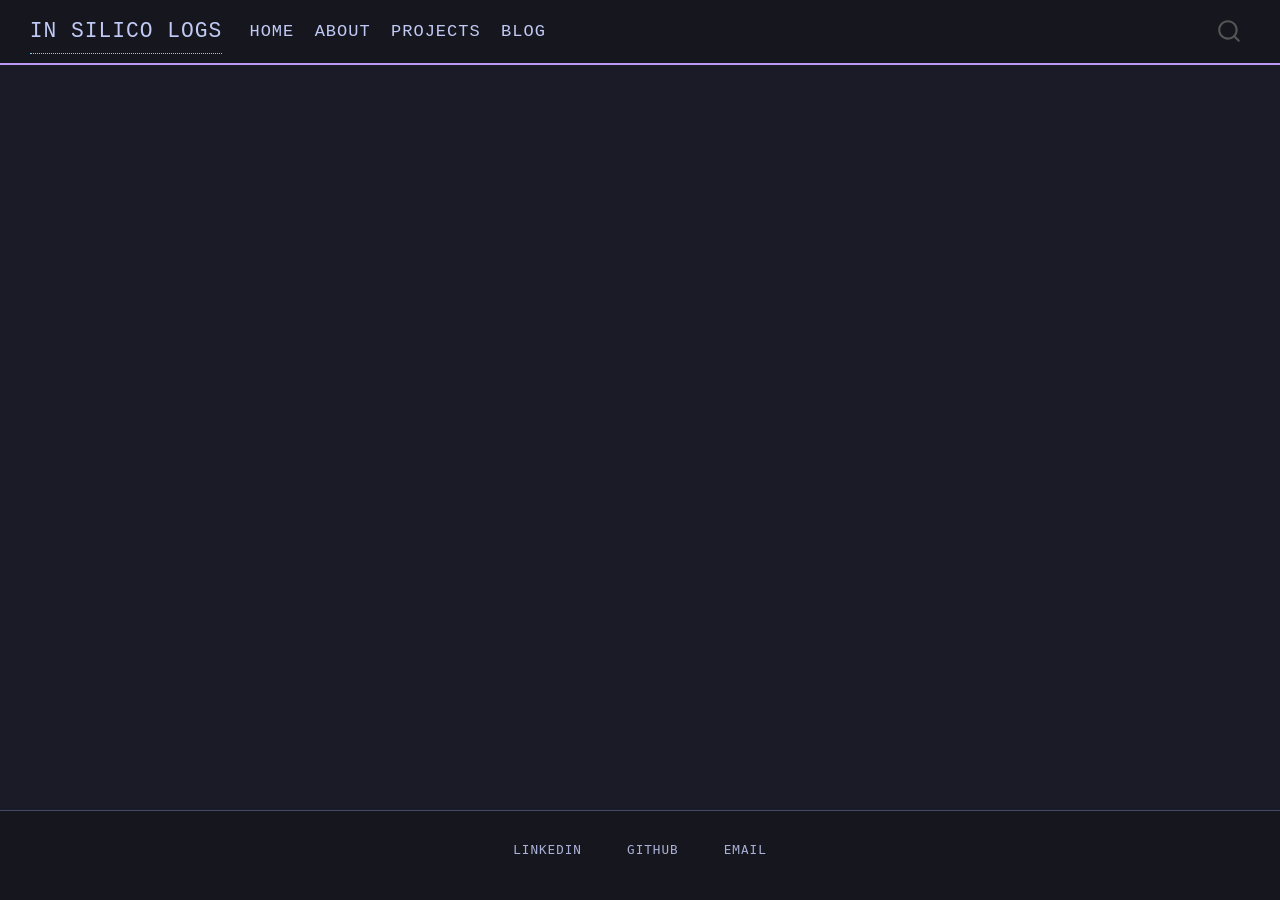
<file: thesis.html>
<!DOCTYPE html>
<html xmlns="http://www.w3.org/1999/xhtml" lang="en" xml:lang="en"><head>

<meta charset="utf-8">
<meta name="generator" content="quarto-1.9.35">

<meta name="viewport" content="width=device-width, initial-scale=1.0, user-scalable=yes">


<title>thesis – In Silico Logs</title>
<style>
/* Default styles provided by pandoc.
** See https://pandoc.org/MANUAL.html#variables-for-html for config info.
*/
code{white-space: pre-wrap;}
span.smallcaps{font-variant: small-caps;}
div.columns{display: flex; gap: min(4vw, 1.5em);}
div.column{flex: auto; overflow-x: auto;}
div.hanging-indent{margin-left: 1.5em; text-indent: -1.5em;}
ul.task-list{list-style: none;}
ul.task-list li input[type="checkbox"] {
  width: 0.8em;
  margin: 0 0.8em 0.2em -1em; /* quarto-specific, see https://github.com/quarto-dev/quarto-cli/issues/4556 */ 
  vertical-align: middle;
}
</style>


<script src="site_libs/quarto-nav/quarto-nav.js"></script>
<script src="site_libs/quarto-nav/headroom.min.js"></script>
<script src="site_libs/clipboard/clipboard.min.js"></script>
<script src="site_libs/quarto-search/autocomplete.umd.js"></script>
<script src="site_libs/quarto-search/fuse.min.js"></script>
<script src="site_libs/quarto-search/quarto-search.js"></script>
<meta name="quarto:offset" content="./">
<script src="site_libs/quarto-html/quarto.js" type="module"></script>
<script src="site_libs/quarto-html/tabsets/tabsets.js" type="module"></script>
<script src="site_libs/quarto-html/popper.min.js"></script>
<script src="site_libs/quarto-html/tippy.umd.min.js"></script>
<script src="site_libs/quarto-html/anchor.min.js"></script>
<link href="site_libs/quarto-html/tippy.css" rel="stylesheet">
<link href="site_libs/quarto-html/quarto-syntax-highlighting-46f66b053e56abd73bb6e954d61a315b.css" rel="stylesheet" id="quarto-text-highlighting-styles">
<script src="site_libs/bootstrap/bootstrap.min.js"></script>
<link href="site_libs/bootstrap/bootstrap-icons.css" rel="stylesheet">
<link href="site_libs/bootstrap/bootstrap-c90a4ae0e9a9b9e928eda10bb3d79f3e.min.css" rel="stylesheet" append-hash="true" id="quarto-bootstrap" data-mode="light">
<script id="quarto-search-options" type="application/json">{
  "location": "navbar",
  "copy-button": false,
  "collapse-after": 3,
  "panel-placement": "end",
  "type": "overlay",
  "limit": 50,
  "keyboard-shortcut": [
    "f",
    "/",
    "s"
  ],
  "show-item-context": false,
  "language": {
    "search-no-results-text": "No results",
    "search-matching-documents-text": "matching documents",
    "search-copy-link-title": "Copy link to search",
    "search-hide-matches-text": "Hide additional matches",
    "search-more-match-text": "more match in this document",
    "search-more-matches-text": "more matches in this document",
    "search-clear-button-title": "Clear",
    "search-text-placeholder": "",
    "search-detached-cancel-button-title": "Cancel",
    "search-submit-button-title": "Submit",
    "search-label": "Search"
  }
}</script>


<link rel="stylesheet" href="styles.css">
</head>

<body class="nav-fixed quarto-light">

<div id="quarto-search-results"></div>
  <header id="quarto-header" class="headroom fixed-top">
    <nav class="navbar navbar-expand-lg " data-bs-theme="dark">
      <div class="navbar-container container-fluid">
      <div class="navbar-brand-container mx-auto">
    <a class="navbar-brand" href="./index.html">
    <span class="navbar-title">In Silico Logs</span>
    </a>
  </div>
            <div id="quarto-search" class="" title="Search"></div>
          <button class="navbar-toggler" type="button" data-bs-toggle="collapse" data-bs-target="#navbarCollapse" aria-controls="navbarCollapse" role="menu" aria-expanded="false" aria-label="Toggle navigation" onclick="if (window.quartoToggleHeadroom) { window.quartoToggleHeadroom(); }">
  <span class="navbar-toggler-icon"></span>
</button>
          <div class="collapse navbar-collapse" id="navbarCollapse">
            <ul class="navbar-nav navbar-nav-scroll me-auto">
  <li class="nav-item">
    <a class="nav-link" href="./index.html"> 
<span class="menu-text">Home</span></a>
  </li>  
  <li class="nav-item">
    <a class="nav-link" href="./about.html"> 
<span class="menu-text">About</span></a>
  </li>  
  <li class="nav-item">
    <a class="nav-link" href="./projects.html"> 
<span class="menu-text">Projects</span></a>
  </li>  
  <li class="nav-item">
    <a class="nav-link" href="./blog.html"> 
<span class="menu-text">Blog</span></a>
  </li>  
</ul>
          </div> <!-- /navcollapse -->
            <div class="quarto-navbar-tools">
</div>
      </div> <!-- /container-fluid -->
    </nav>
</header>
<!-- content -->
<div id="quarto-content" class="quarto-container page-columns page-rows-contents page-layout-article page-navbar">
<!-- sidebar -->
<!-- margin-sidebar -->
    <div id="quarto-margin-sidebar" class="sidebar margin-sidebar zindex-bottom">
        
    </div>
<!-- main -->
<main class="content" id="quarto-document-content"><header id="title-block-header" class="quarto-title-block"></header>







</main> <!-- /main -->
<script id="quarto-html-after-body" type="application/javascript">
  window.document.addEventListener("DOMContentLoaded", function (event) {
    const icon = "";
    const anchorJS = new window.AnchorJS();
    anchorJS.options = {
      placement: 'right',
      icon: icon
    };
    anchorJS.add('.anchored');
    const isCodeAnnotation = (el) => {
      for (const clz of el.classList) {
        if (clz.startsWith('code-annotation-')) {                     
          return true;
        }
      }
      return false;
    }
    const onCopySuccess = function(e) {
      // button target
      const button = e.trigger;
      // don't keep focus
      button.blur();
      // flash "checked"
      button.classList.add('code-copy-button-checked');
      var currentTitle = button.getAttribute("title");
      button.setAttribute("title", "Copied!");
      let tooltip;
      if (window.bootstrap) {
        button.setAttribute("data-bs-toggle", "tooltip");
        button.setAttribute("data-bs-placement", "left");
        button.setAttribute("data-bs-title", "Copied!");
        tooltip = new bootstrap.Tooltip(button, 
          { trigger: "manual", 
            customClass: "code-copy-button-tooltip",
            offset: [0, -8]});
        tooltip.show();    
      }
      setTimeout(function() {
        if (tooltip) {
          tooltip.hide();
          button.removeAttribute("data-bs-title");
          button.removeAttribute("data-bs-toggle");
          button.removeAttribute("data-bs-placement");
        }
        button.setAttribute("title", currentTitle);
        button.classList.remove('code-copy-button-checked');
      }, 1000);
      // clear code selection
      e.clearSelection();
    }
    const getTextToCopy = function(trigger) {
      const outerScaffold = trigger.parentElement.cloneNode(true);
      const codeEl = outerScaffold.querySelector('code');
      for (const childEl of codeEl.children) {
        if (isCodeAnnotation(childEl)) {
          childEl.remove();
        }
      }
      return codeEl.innerText;
    }
    const clipboard = new window.ClipboardJS('.code-copy-button:not([data-in-quarto-modal])', {
      text: getTextToCopy
    });
    clipboard.on('success', onCopySuccess);
    if (window.document.getElementById('quarto-embedded-source-code-modal')) {
      const clipboardModal = new window.ClipboardJS('.code-copy-button[data-in-quarto-modal]', {
        text: getTextToCopy,
        container: window.document.getElementById('quarto-embedded-source-code-modal')
      });
      clipboardModal.on('success', onCopySuccess);
    }
      var localhostRegex = new RegExp(/^(?:http|https):\/\/localhost\:?[0-9]*\//);
      var mailtoRegex = new RegExp(/^mailto:/);
        var filterRegex = new RegExp('/' + window.location.host + '/');
      var isInternal = (href) => {
          return filterRegex.test(href) || localhostRegex.test(href) || mailtoRegex.test(href);
      }
      // Inspect non-navigation links and adorn them if external
     var links = window.document.querySelectorAll('a[href]:not(.nav-link):not(.navbar-brand):not(.toc-action):not(.sidebar-link):not(.sidebar-item-toggle):not(.pagination-link):not(.no-external):not([aria-hidden]):not(.dropdown-item):not(.quarto-navigation-tool):not(.about-link)');
      for (var i=0; i<links.length; i++) {
        const link = links[i];
        if (!isInternal(link.href)) {
          // undo the damage that might have been done by quarto-nav.js in the case of
          // links that we want to consider external
          if (link.dataset.originalHref !== undefined) {
            link.href = link.dataset.originalHref;
          }
        }
      }
    function tippyHover(el, contentFn, onTriggerFn, onUntriggerFn) {
      const config = {
        allowHTML: true,
        maxWidth: 500,
        delay: 100,
        arrow: false,
        appendTo: function(el) {
            return el.parentElement;
        },
        interactive: true,
        interactiveBorder: 10,
        theme: 'quarto',
        placement: 'bottom-start',
      };
      if (contentFn) {
        config.content = contentFn;
      }
      if (onTriggerFn) {
        config.onTrigger = onTriggerFn;
      }
      if (onUntriggerFn) {
        config.onUntrigger = onUntriggerFn;
      }
      window.tippy(el, config); 
    }
    const noterefs = window.document.querySelectorAll('a[role="doc-noteref"]');
    for (var i=0; i<noterefs.length; i++) {
      const ref = noterefs[i];
      tippyHover(ref, function() {
        // use id or data attribute instead here
        let href = ref.getAttribute('data-footnote-href') || ref.getAttribute('href');
        try { href = new URL(href).hash; } catch {}
        const id = href.replace(/^#\/?/, "");
        const note = window.document.getElementById(id);
        if (note) {
          return note.innerHTML;
        } else {
          return "";
        }
      });
    }
    const xrefs = window.document.querySelectorAll('a.quarto-xref');
    const processXRef = (id, note) => {
      // Strip column container classes
      const stripColumnClz = (el) => {
        el.classList.remove("page-full", "page-columns");
        if (el.children) {
          for (const child of el.children) {
            stripColumnClz(child);
          }
        }
      }
      stripColumnClz(note)
      if (id === null || id.startsWith('sec-')) {
        // Special case sections, only their first couple elements
        const container = document.createElement("div");
        if (note.children && note.children.length > 2) {
          container.appendChild(note.children[0].cloneNode(true));
          for (let i = 1; i < note.children.length; i++) {
            const child = note.children[i];
            if (child.tagName === "P" && child.innerText === "") {
              continue;
            } else {
              container.appendChild(child.cloneNode(true));
              break;
            }
          }
          if (window.Quarto?.typesetMath) {
            window.Quarto.typesetMath(container);
          }
          return container.innerHTML
        } else {
          if (window.Quarto?.typesetMath) {
            window.Quarto.typesetMath(note);
          }
          return note.innerHTML;
        }
      } else {
        // Remove any anchor links if they are present
        const anchorLink = note.querySelector('a.anchorjs-link');
        if (anchorLink) {
          anchorLink.remove();
        }
        if (window.Quarto?.typesetMath) {
          window.Quarto.typesetMath(note);
        }
        if (note.classList.contains("callout")) {
          return note.outerHTML;
        } else {
          return note.innerHTML;
        }
      }
    }
    for (var i=0; i<xrefs.length; i++) {
      const xref = xrefs[i];
      tippyHover(xref, undefined, function(instance) {
        instance.disable();
        let url = xref.getAttribute('href');
        let hash = undefined; 
        if (url.startsWith('#')) {
          hash = url;
        } else {
          try { hash = new URL(url).hash; } catch {}
        }
        if (hash) {
          const id = hash.replace(/^#\/?/, "");
          const note = window.document.getElementById(id);
          if (note !== null) {
            try {
              const html = processXRef(id, note.cloneNode(true));
              instance.setContent(html);
            } finally {
              instance.enable();
              instance.show();
            }
          } else {
            // See if we can fetch this
            fetch(url.split('#')[0])
            .then(res => res.text())
            .then(html => {
              const parser = new DOMParser();
              const htmlDoc = parser.parseFromString(html, "text/html");
              const note = htmlDoc.getElementById(id);
              if (note !== null) {
                const html = processXRef(id, note);
                instance.setContent(html);
              } 
            }).finally(() => {
              instance.enable();
              instance.show();
            });
          }
        } else {
          // See if we can fetch a full url (with no hash to target)
          // This is a special case and we should probably do some content thinning / targeting
          fetch(url)
          .then(res => res.text())
          .then(html => {
            const parser = new DOMParser();
            const htmlDoc = parser.parseFromString(html, "text/html");
            const note = htmlDoc.querySelector('main.content');
            if (note !== null) {
              // This should only happen for chapter cross references
              // (since there is no id in the URL)
              // remove the first header
              if (note.children.length > 0 && note.children[0].tagName === "HEADER") {
                note.children[0].remove();
              }
              const html = processXRef(null, note);
              instance.setContent(html);
            } 
          }).finally(() => {
            instance.enable();
            instance.show();
          });
        }
      }, function(instance) {
      });
    }
        let selectedAnnoteEl;
        const selectorForAnnotation = ( cell, annotation) => {
          let cellAttr = 'data-code-cell="' + cell + '"';
          let lineAttr = 'data-code-annotation="' +  annotation + '"';
          const selector = 'span[' + cellAttr + '][' + lineAttr + ']';
          return selector;
        }
        const selectCodeLines = (annoteEl) => {
          const doc = window.document;
          const targetCell = annoteEl.getAttribute("data-target-cell");
          const targetAnnotation = annoteEl.getAttribute("data-target-annotation");
          const annoteSpan = window.document.querySelector(selectorForAnnotation(targetCell, targetAnnotation));
          const lines = annoteSpan.getAttribute("data-code-lines").split(",");
          const lineIds = lines.map((line) => {
            return targetCell + "-" + line;
          })
          let top = null;
          let height = null;
          let parent = null;
          if (lineIds.length > 0) {
              //compute the position of the single el (top and bottom and make a div)
              const el = window.document.getElementById(lineIds[0]);
              top = el.offsetTop;
              height = el.offsetHeight;
              parent = el.parentElement.parentElement;
            if (lineIds.length > 1) {
              const lastEl = window.document.getElementById(lineIds[lineIds.length - 1]);
              const bottom = lastEl.offsetTop + lastEl.offsetHeight;
              height = bottom - top;
            }
            if (top !== null && height !== null && parent !== null) {
              // cook up a div (if necessary) and position it 
              let div = window.document.getElementById("code-annotation-line-highlight");
              if (div === null) {
                div = window.document.createElement("div");
                div.setAttribute("id", "code-annotation-line-highlight");
                div.style.position = 'absolute';
                parent.appendChild(div);
              }
              div.style.top = top - 2 + "px";
              div.style.height = height + 4 + "px";
              div.style.left = 0;
              let gutterDiv = window.document.getElementById("code-annotation-line-highlight-gutter");
              if (gutterDiv === null) {
                gutterDiv = window.document.createElement("div");
                gutterDiv.setAttribute("id", "code-annotation-line-highlight-gutter");
                gutterDiv.style.position = 'absolute';
                const codeCell = window.document.getElementById(targetCell);
                const gutter = codeCell.querySelector('.code-annotation-gutter');
                gutter.appendChild(gutterDiv);
              }
              gutterDiv.style.top = top - 2 + "px";
              gutterDiv.style.height = height + 4 + "px";
            }
            selectedAnnoteEl = annoteEl;
          }
        };
        const unselectCodeLines = () => {
          const elementsIds = ["code-annotation-line-highlight", "code-annotation-line-highlight-gutter"];
          elementsIds.forEach((elId) => {
            const div = window.document.getElementById(elId);
            if (div) {
              div.remove();
            }
          });
          selectedAnnoteEl = undefined;
        };
          // Handle positioning of the toggle
      window.addEventListener(
        "resize",
        throttle(() => {
          elRect = undefined;
          if (selectedAnnoteEl) {
            selectCodeLines(selectedAnnoteEl);
          }
        }, 10)
      );
      function throttle(fn, ms) {
      let throttle = false;
      let timer;
        return (...args) => {
          if(!throttle) { // first call gets through
              fn.apply(this, args);
              throttle = true;
          } else { // all the others get throttled
              if(timer) clearTimeout(timer); // cancel #2
              timer = setTimeout(() => {
                fn.apply(this, args);
                timer = throttle = false;
              }, ms);
          }
        };
      }
        // Attach click handler to the DT
        const annoteDls = window.document.querySelectorAll('dt[data-target-cell]');
        for (const annoteDlNode of annoteDls) {
          annoteDlNode.addEventListener('click', (event) => {
            const clickedEl = event.target;
            if (clickedEl !== selectedAnnoteEl) {
              unselectCodeLines();
              const activeEl = window.document.querySelector('dt[data-target-cell].code-annotation-active');
              if (activeEl) {
                activeEl.classList.remove('code-annotation-active');
              }
              selectCodeLines(clickedEl);
              clickedEl.classList.add('code-annotation-active');
            } else {
              // Unselect the line
              unselectCodeLines();
              clickedEl.classList.remove('code-annotation-active');
            }
          });
        }
    const findCites = (el) => {
      const parentEl = el.parentElement;
      if (parentEl) {
        const cites = parentEl.dataset.cites;
        if (cites) {
          return {
            el,
            cites: cites.split(' ')
          };
        } else {
          return findCites(el.parentElement)
        }
      } else {
        return undefined;
      }
    };
    var bibliorefs = window.document.querySelectorAll('a[role="doc-biblioref"]');
    for (var i=0; i<bibliorefs.length; i++) {
      const ref = bibliorefs[i];
      const citeInfo = findCites(ref);
      if (citeInfo) {
        tippyHover(citeInfo.el, function() {
          var popup = window.document.createElement('div');
          citeInfo.cites.forEach(function(cite) {
            var citeDiv = window.document.createElement('div');
            citeDiv.classList.add('hanging-indent');
            citeDiv.classList.add('csl-entry');
            var biblioDiv = window.document.getElementById('ref-' + cite);
            if (biblioDiv) {
              citeDiv.innerHTML = biblioDiv.innerHTML;
            }
            popup.appendChild(citeDiv);
          });
          return popup.innerHTML;
        });
      }
    }
  });
  </script>
</div> <!-- /content -->
<footer class="footer">
  <div class="nav-footer">
    <div class="nav-footer-left">
      &nbsp;
    </div>   
    <div class="nav-footer-center">
      <ul class="footer-items list-unstyled">
    <li class="nav-item">
    <a class="nav-link" href="https://linkedin.com/in/kiankeshani/">
<p>LinkedIn</p>
</a>
  </li>  
    <li class="nav-item">
    <a class="nav-link" href="https://github.com/kianinsilico">
<p>GitHub</p>
</a>
  </li>  
    <li class="nav-item">
    <a class="nav-link" href="mailto:kianoush.keshani@studio.unibo.it">
<p>Email</p>
</a>
  </li>  
</ul>
    </div>
    <div class="nav-footer-right">
      &nbsp;
    </div>
  </div>
</footer>




</body></html>
</file>
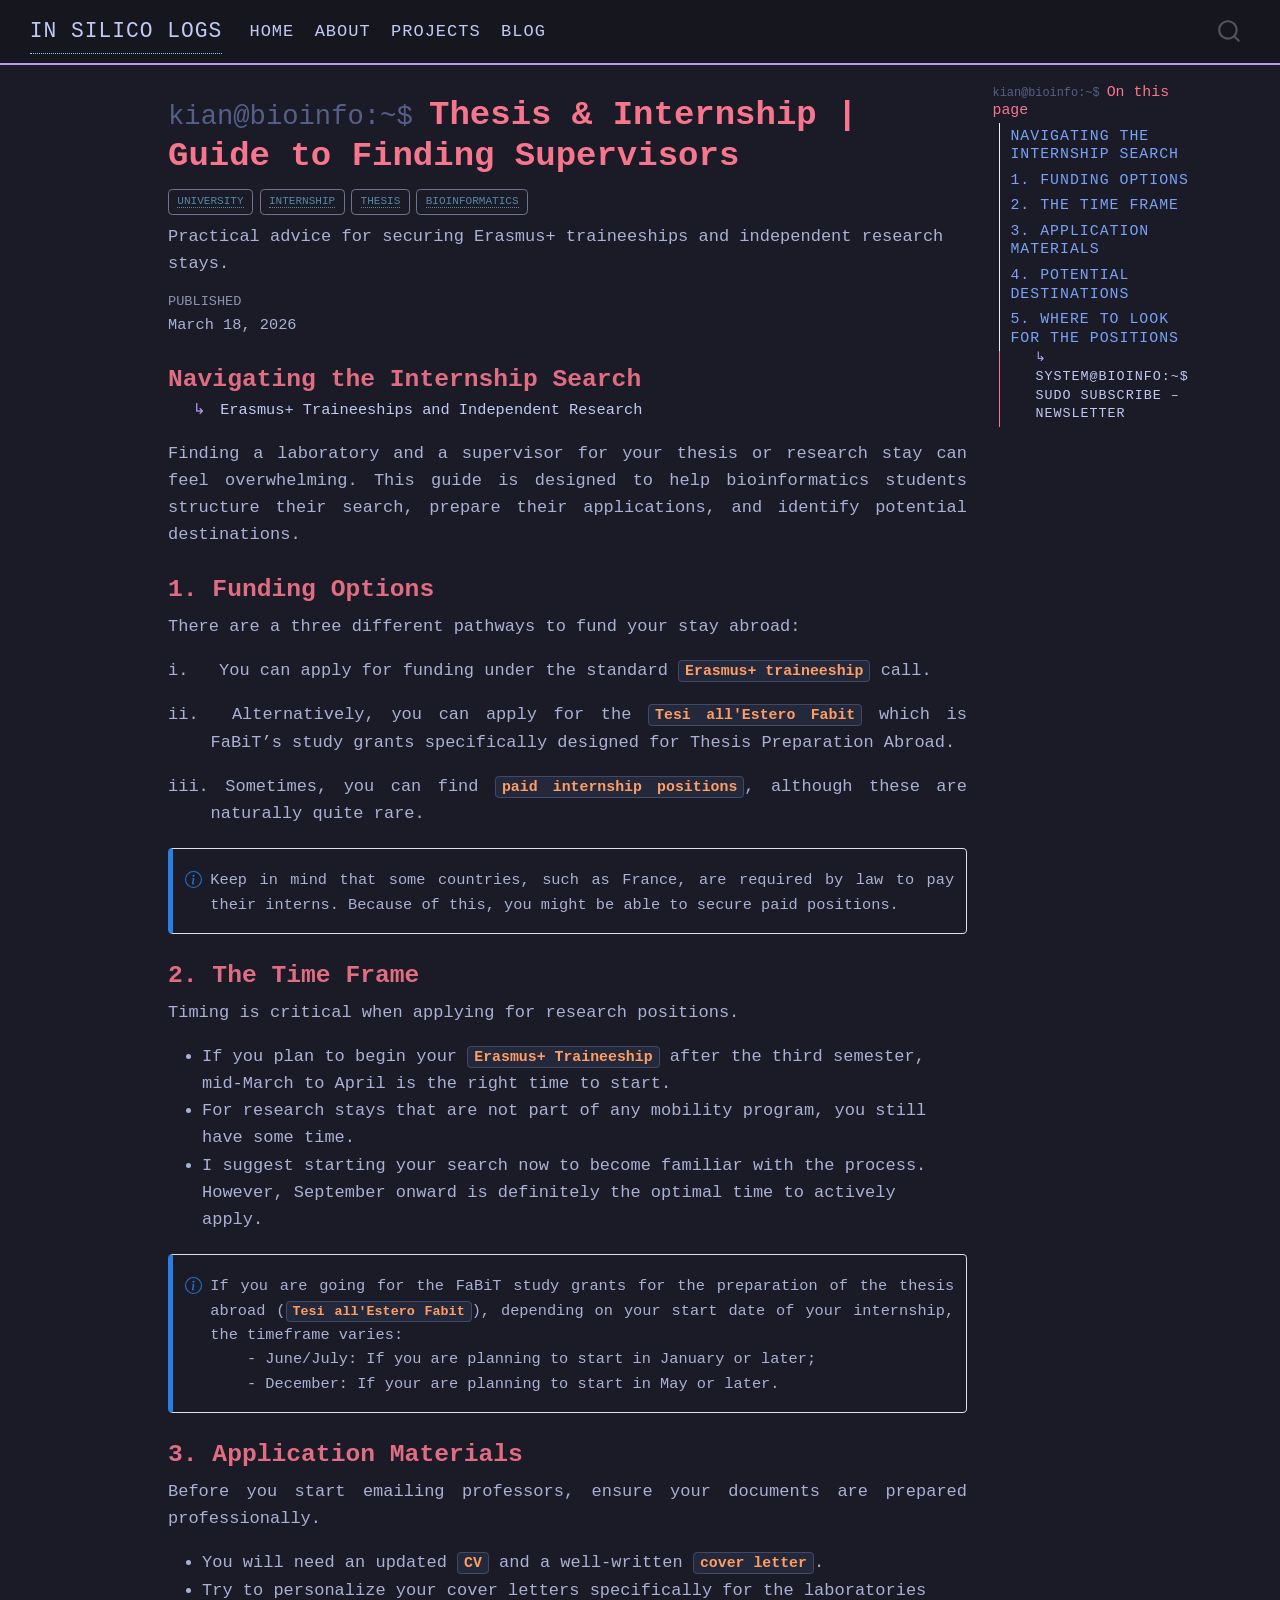
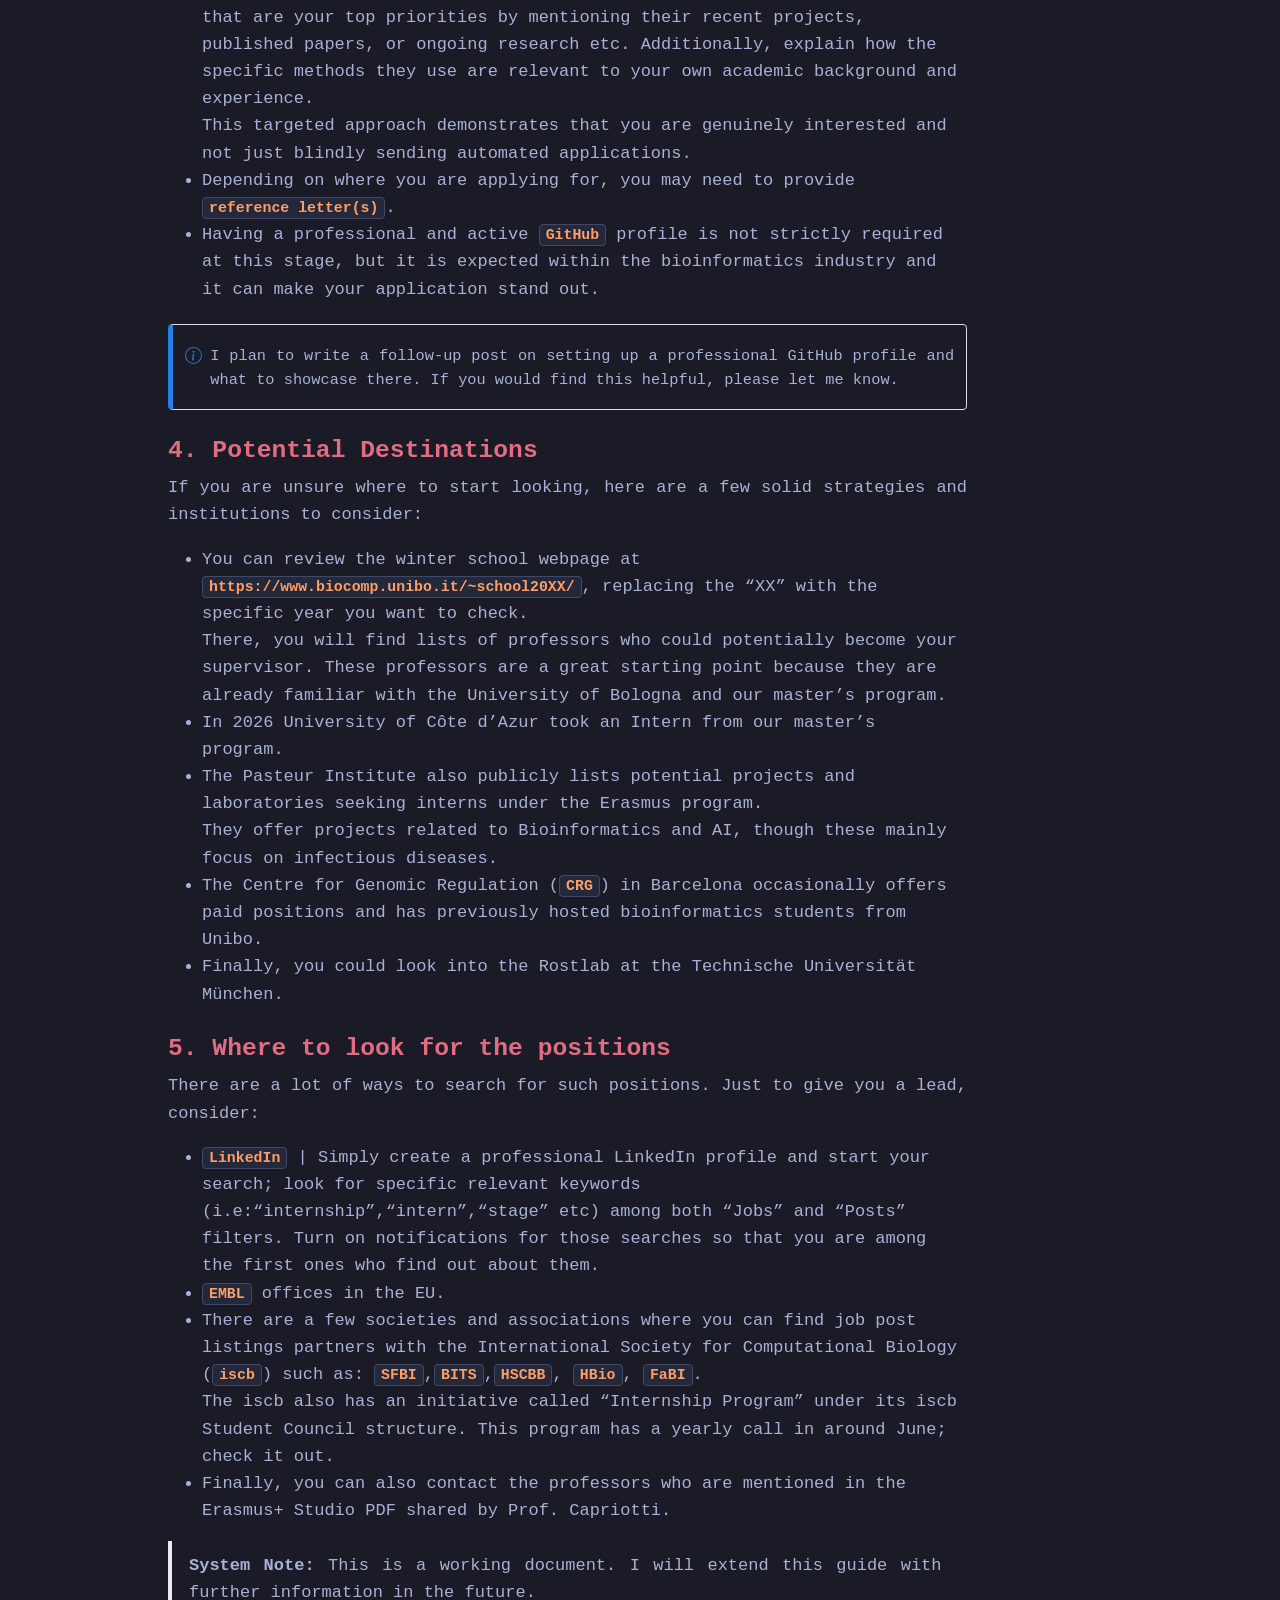
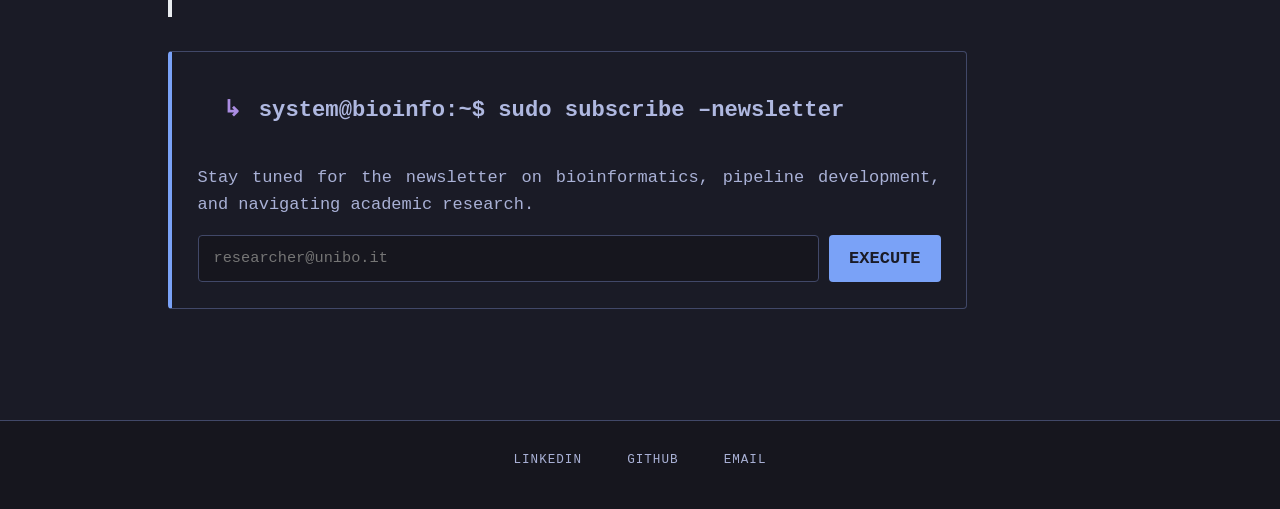
<file: posts/unibo/finding-supervisors.html>
<!DOCTYPE html>
<html xmlns="http://www.w3.org/1999/xhtml" lang="en" xml:lang="en"><head>

<meta charset="utf-8">
<meta name="generator" content="quarto-1.9.35">

<meta name="viewport" content="width=device-width, initial-scale=1.0, user-scalable=yes">

<meta name="dcterms.date" content="2026-03-18">
<meta name="description" content="Practical advice for securing Erasmus+ traineeships and independent research stays.">

<title>Thesis &amp; Internship | Guide to Finding Supervisors – In Silico Logs</title>
<style>
/* Default styles provided by pandoc.
** See https://pandoc.org/MANUAL.html#variables-for-html for config info.
*/
code{white-space: pre-wrap;}
span.smallcaps{font-variant: small-caps;}
div.columns{display: flex; gap: min(4vw, 1.5em);}
div.column{flex: auto; overflow-x: auto;}
div.hanging-indent{margin-left: 1.5em; text-indent: -1.5em;}
ul.task-list{list-style: none;}
ul.task-list li input[type="checkbox"] {
  width: 0.8em;
  margin: 0 0.8em 0.2em -1em; /* quarto-specific, see https://github.com/quarto-dev/quarto-cli/issues/4556 */ 
  vertical-align: middle;
}
</style>


<script src="../../site_libs/quarto-nav/quarto-nav.js"></script>
<script src="../../site_libs/quarto-nav/headroom.min.js"></script>
<script src="../../site_libs/clipboard/clipboard.min.js"></script>
<script src="../../site_libs/quarto-search/autocomplete.umd.js"></script>
<script src="../../site_libs/quarto-search/fuse.min.js"></script>
<script src="../../site_libs/quarto-search/quarto-search.js"></script>
<meta name="quarto:offset" content="../../">
<script src="../../site_libs/quarto-html/quarto.js" type="module"></script>
<script src="../../site_libs/quarto-html/tabsets/tabsets.js" type="module"></script>
<script src="../../site_libs/quarto-html/popper.min.js"></script>
<script src="../../site_libs/quarto-html/tippy.umd.min.js"></script>
<script src="../../site_libs/quarto-html/anchor.min.js"></script>
<link href="../../site_libs/quarto-html/tippy.css" rel="stylesheet">
<link href="../../site_libs/quarto-html/quarto-syntax-highlighting-46f66b053e56abd73bb6e954d61a315b.css" rel="stylesheet" id="quarto-text-highlighting-styles">
<script src="../../site_libs/bootstrap/bootstrap.min.js"></script>
<link href="../../site_libs/bootstrap/bootstrap-icons.css" rel="stylesheet">
<link href="../../site_libs/bootstrap/bootstrap-c90a4ae0e9a9b9e928eda10bb3d79f3e.min.css" rel="stylesheet" append-hash="true" id="quarto-bootstrap" data-mode="light">
<script id="quarto-search-options" type="application/json">{
  "location": "navbar",
  "copy-button": false,
  "collapse-after": 3,
  "panel-placement": "end",
  "type": "overlay",
  "limit": 50,
  "keyboard-shortcut": [
    "f",
    "/",
    "s"
  ],
  "show-item-context": false,
  "language": {
    "search-no-results-text": "No results",
    "search-matching-documents-text": "matching documents",
    "search-copy-link-title": "Copy link to search",
    "search-hide-matches-text": "Hide additional matches",
    "search-more-match-text": "more match in this document",
    "search-more-matches-text": "more matches in this document",
    "search-clear-button-title": "Clear",
    "search-text-placeholder": "",
    "search-detached-cancel-button-title": "Cancel",
    "search-submit-button-title": "Submit",
    "search-label": "Search"
  }
}</script>


<link rel="stylesheet" href="../../styles.css">
</head>

<body class="nav-fixed quarto-light">

<div id="quarto-search-results"></div>
  <header id="quarto-header" class="headroom fixed-top">
    <nav class="navbar navbar-expand-lg " data-bs-theme="dark">
      <div class="navbar-container container-fluid">
      <div class="navbar-brand-container mx-auto">
    <a class="navbar-brand" href="../../index.html">
    <span class="navbar-title">In Silico Logs</span>
    </a>
  </div>
            <div id="quarto-search" class="" title="Search"></div>
          <button class="navbar-toggler" type="button" data-bs-toggle="collapse" data-bs-target="#navbarCollapse" aria-controls="navbarCollapse" role="menu" aria-expanded="false" aria-label="Toggle navigation" onclick="if (window.quartoToggleHeadroom) { window.quartoToggleHeadroom(); }">
  <span class="navbar-toggler-icon"></span>
</button>
          <div class="collapse navbar-collapse" id="navbarCollapse">
            <ul class="navbar-nav navbar-nav-scroll me-auto">
  <li class="nav-item">
    <a class="nav-link" href="../../index.html"> 
<span class="menu-text">Home</span></a>
  </li>  
  <li class="nav-item">
    <a class="nav-link" href="../../about.html"> 
<span class="menu-text">About</span></a>
  </li>  
  <li class="nav-item">
    <a class="nav-link" href="../../projects.html"> 
<span class="menu-text">Projects</span></a>
  </li>  
  <li class="nav-item">
    <a class="nav-link" href="../../blog.html"> 
<span class="menu-text">Blog</span></a>
  </li>  
</ul>
          </div> <!-- /navcollapse -->
            <div class="quarto-navbar-tools">
</div>
      </div> <!-- /container-fluid -->
    </nav>
</header>
<!-- content -->
<div id="quarto-content" class="quarto-container page-columns page-rows-contents page-layout-article page-navbar">
<!-- sidebar -->
<!-- margin-sidebar -->
    <div id="quarto-margin-sidebar" class="sidebar margin-sidebar">
        <nav id="TOC" role="doc-toc" class="toc-active">
    <h2 id="toc-title">On this page</h2>
   
  <ul>
  <li><a href="#navigating-the-internship-search" id="toc-navigating-the-internship-search" class="nav-link active" data-scroll-target="#navigating-the-internship-search">Navigating the Internship Search</a></li>
  <li><a href="#funding-options" id="toc-funding-options" class="nav-link" data-scroll-target="#funding-options">1. Funding Options</a></li>
  <li><a href="#the-time-frame" id="toc-the-time-frame" class="nav-link" data-scroll-target="#the-time-frame">2. The Time Frame</a></li>
  <li><a href="#application-materials" id="toc-application-materials" class="nav-link" data-scroll-target="#application-materials">3. Application Materials</a></li>
  <li><a href="#potential-destinations" id="toc-potential-destinations" class="nav-link" data-scroll-target="#potential-destinations">4. Potential Destinations</a></li>
  <li><a href="#where-to-look-for-the-positions" id="toc-where-to-look-for-the-positions" class="nav-link" data-scroll-target="#where-to-look-for-the-positions">5. Where to look for the positions</a></li>
  <li><a href="#systembioinfo-sudo-subscribe-newsletter" id="toc-systembioinfo-sudo-subscribe-newsletter" class="nav-link" data-scroll-target="#systembioinfo-sudo-subscribe-newsletter"><span class="terminal-sub">system@bioinfo:~$ sudo subscribe –newsletter</span></a></li>
  </ul>
</nav>
    </div>
<!-- main -->
<main class="content" id="quarto-document-content">

<header id="title-block-header" class="quarto-title-block default">
<div class="quarto-title">
<h1 class="title">Thesis &amp; Internship | Guide to Finding Supervisors</h1>
  <div class="quarto-categories">
    <div class="quarto-category">University</div>
    <div class="quarto-category">Internship</div>
    <div class="quarto-category">Thesis</div>
    <div class="quarto-category">Bioinformatics</div>
  </div>
  </div>

<div>
  <div class="description">
    Practical advice for securing Erasmus+ traineeships and independent research stays.
  </div>
</div>


<div class="quarto-title-meta">

    
    <div>
    <div class="quarto-title-meta-heading">Published</div>
    <div class="quarto-title-meta-contents">
      <p class="date">March 18, 2026</p>
    </div>
  </div>
  
    
  </div>
  


</header>


<section id="navigating-the-internship-search" class="level3">
<h3 class="anchored" data-anchor-id="navigating-the-internship-search">Navigating the Internship Search</h3>
<p><span class="terminal-sub">Erasmus+ Traineeships and Independent Research</span></p>
<p>Finding a laboratory and a supervisor for your thesis or research stay can feel overwhelming. This guide is designed to help bioinformatics students structure their search, prepare their applications, and identify potential destinations.</p>
</section>
<section id="funding-options" class="level3">
<h3 class="anchored" data-anchor-id="funding-options">1. Funding Options</h3>
<p>There are a three different pathways to fund your stay abroad:</p>
<div class="terminal-list-item">
<p>i.&nbsp;&nbsp;&nbsp;You can apply for funding under the standard <code>Erasmus+ traineeship</code> call.</p>
</div>
<div class="terminal-list-item">
<p>ii.&nbsp;&nbsp;Alternatively, you can apply for the <code>Tesi all'Estero Fabit</code> which is FaBiT’s study grants specifically designed for Thesis Preparation Abroad.</p>
</div>
<div class="terminal-list-item">
<p>iii.&nbsp;Sometimes, you can find <code>paid internship positions</code>, although these are naturally quite rare.</p>
</div>
<div class="callout callout-style-simple callout-note">
<div class="callout-body d-flex">
<div class="callout-icon-container">
<i class="callout-icon"></i>
</div>
<div class="callout-body-container">
<p>Keep in mind that some countries, such as France, are required by law to pay their interns. Because of this, you might be able to secure paid positions.</p>
</div>
</div>
</div>
</section>
<section id="the-time-frame" class="level3">
<h3 class="anchored" data-anchor-id="the-time-frame">2. The Time Frame</h3>
<p>Timing is critical when applying for research positions.</p>
<ul>
<li>If you plan to begin your <code>Erasmus+ Traineeship</code> after the third semester, mid-March to April is the right time to start.</li>
<li>For research stays that are not part of any mobility program, you still have some time.</li>
<li>I suggest starting your search now to become familiar with the process. However, September onward is definitely the optimal time to actively apply.</li>
</ul>
<div class="callout callout-style-simple callout-note">
<div class="callout-body d-flex">
<div class="callout-icon-container">
<i class="callout-icon"></i>
</div>
<div class="callout-body-container">
<p>If you are going for the FaBiT study grants for the preparation of the thesis abroad (<code>Tesi all'Estero Fabit</code>), depending on your start date of your internship, the timeframe varies:<br>
&nbsp;&nbsp;&nbsp;&nbsp;- June/July: If you are planning to start in January or later;<br>
&nbsp;&nbsp;&nbsp;&nbsp;- December: If your are planning to start in May or later.</p>
</div>
</div>
</div>
</section>
<section id="application-materials" class="level3">
<h3 class="anchored" data-anchor-id="application-materials">3. Application Materials</h3>
<p>Before you start emailing professors, ensure your documents are prepared professionally.</p>
<ul>
<li>You will need an updated <code>CV</code> and a well-written <code>cover letter</code>.</li>
<li>Try to personalize your cover letters specifically for the laboratories that are your top priorities by mentioning their recent projects, published papers, or ongoing research etc. Additionally, explain how the specific methods they use are relevant to your own academic background and experience.<br>
This targeted approach demonstrates that you are genuinely interested and not just blindly sending automated applications.</li>
<li>Depending on where you are applying for, you may need to provide <code>reference letter(s)</code>.</li>
<li>Having a professional and active <code>GitHub</code> profile is not strictly required at this stage, but it is expected within the bioinformatics industry and it can make your application stand out.</li>
</ul>
<div class="callout callout-style-simple callout-note">
<div class="callout-body d-flex">
<div class="callout-icon-container">
<i class="callout-icon"></i>
</div>
<div class="callout-body-container">
<p>I plan to write a follow-up post on setting up a professional GitHub profile and what to showcase there. If you would find this helpful, please let me know.</p>
</div>
</div>
</div>
</section>
<section id="potential-destinations" class="level3">
<h3 class="anchored" data-anchor-id="potential-destinations">4. Potential Destinations</h3>
<p>If you are unsure where to start looking, here are a few solid strategies and institutions to consider:</p>
<ul>
<li>You can review the winter school webpage at <code>https://www.biocomp.unibo.it/~school20XX/</code>, replacing the “XX” with the specific year you want to check.<br>
There, you will find lists of professors who could potentially become your supervisor. These professors are a great starting point because they are already familiar with the University of Bologna and our master’s program.</li>
<li>In 2026 University of Côte d’Azur took an Intern from our master’s program.</li>
<li>The Pasteur Institute also publicly lists potential projects and laboratories seeking interns under the Erasmus program.<br>
They offer projects related to Bioinformatics and AI, though these mainly focus on infectious diseases.</li>
<li>The Centre for Genomic Regulation (<code>CRG</code>) in Barcelona occasionally offers paid positions and has previously hosted bioinformatics students from Unibo.</li>
<li>Finally, you could look into the Rostlab at the Technische Universität München.</li>
</ul>
</section>
<section id="where-to-look-for-the-positions" class="level3">
<h3 class="anchored" data-anchor-id="where-to-look-for-the-positions">5. Where to look for the positions</h3>
<p>There are a lot of ways to search for such positions. Just to give you a lead, consider:</p>
<ul>
<li><code>LinkedIn</code> | Simply create a professional LinkedIn profile and start your search; look for specific relevant keywords (i.e:“internship”,“intern”,“stage” etc) among both “Jobs” and “Posts” filters. Turn on notifications for those searches so that you are among the first ones who find out about them.</li>
<li><code>EMBL</code> offices in the EU.</li>
<li>There are a few societies and associations where you can find job post listings partners with the International Society for Computational Biology (<code>iscb</code>) such as: <code>SFBI</code>,<code>BITS</code>,<code>HSCBB</code>, <code>HBio</code>, <code>FaBI</code>.<br>
The iscb also has an initiative called “Internship Program” under its iscb Student Council structure. This program has a yearly call in around June; check it out.</li>
<li>Finally, you can also contact the professors who are mentioned in the Erasmus+ Studio PDF shared by Prof.&nbsp;Capriotti.</li>
</ul>
<blockquote class="blockquote">
<p><strong>System Note:</strong> This is a working document. I will extend this guide with further information in the future.</p>
</blockquote>
</section>
<section id="systembioinfo-sudo-subscribe-newsletter" class="level3 terminal-subscribe-box">
<h3 class="anchored" data-anchor-id="systembioinfo-sudo-subscribe-newsletter"><span class="terminal-sub">system@bioinfo:~$ sudo subscribe –newsletter</span></h3>
<p>Stay tuned for the newsletter on bioinformatics, pipeline development, and navigating academic research.</p>
<form action="https://buttondown.com/api/emails/embed-subscribe/kianinsilico" method="post" target="popupwindow" class="terminal-form">
<input type="email" name="email" id="bd-email" placeholder="researcher@unibo.it" required=""> <input type="submit" value="EXECUTE">
</form>
</section>



</main> <!-- /main -->
<script id="quarto-html-after-body" type="application/javascript">
  window.document.addEventListener("DOMContentLoaded", function (event) {
    const icon = "";
    const anchorJS = new window.AnchorJS();
    anchorJS.options = {
      placement: 'right',
      icon: icon
    };
    anchorJS.add('.anchored');
    const isCodeAnnotation = (el) => {
      for (const clz of el.classList) {
        if (clz.startsWith('code-annotation-')) {                     
          return true;
        }
      }
      return false;
    }
    const onCopySuccess = function(e) {
      // button target
      const button = e.trigger;
      // don't keep focus
      button.blur();
      // flash "checked"
      button.classList.add('code-copy-button-checked');
      var currentTitle = button.getAttribute("title");
      button.setAttribute("title", "Copied!");
      let tooltip;
      if (window.bootstrap) {
        button.setAttribute("data-bs-toggle", "tooltip");
        button.setAttribute("data-bs-placement", "left");
        button.setAttribute("data-bs-title", "Copied!");
        tooltip = new bootstrap.Tooltip(button, 
          { trigger: "manual", 
            customClass: "code-copy-button-tooltip",
            offset: [0, -8]});
        tooltip.show();    
      }
      setTimeout(function() {
        if (tooltip) {
          tooltip.hide();
          button.removeAttribute("data-bs-title");
          button.removeAttribute("data-bs-toggle");
          button.removeAttribute("data-bs-placement");
        }
        button.setAttribute("title", currentTitle);
        button.classList.remove('code-copy-button-checked');
      }, 1000);
      // clear code selection
      e.clearSelection();
    }
    const getTextToCopy = function(trigger) {
      const outerScaffold = trigger.parentElement.cloneNode(true);
      const codeEl = outerScaffold.querySelector('code');
      for (const childEl of codeEl.children) {
        if (isCodeAnnotation(childEl)) {
          childEl.remove();
        }
      }
      return codeEl.innerText;
    }
    const clipboard = new window.ClipboardJS('.code-copy-button:not([data-in-quarto-modal])', {
      text: getTextToCopy
    });
    clipboard.on('success', onCopySuccess);
    if (window.document.getElementById('quarto-embedded-source-code-modal')) {
      const clipboardModal = new window.ClipboardJS('.code-copy-button[data-in-quarto-modal]', {
        text: getTextToCopy,
        container: window.document.getElementById('quarto-embedded-source-code-modal')
      });
      clipboardModal.on('success', onCopySuccess);
    }
      var localhostRegex = new RegExp(/^(?:http|https):\/\/localhost\:?[0-9]*\//);
      var mailtoRegex = new RegExp(/^mailto:/);
        var filterRegex = new RegExp('/' + window.location.host + '/');
      var isInternal = (href) => {
          return filterRegex.test(href) || localhostRegex.test(href) || mailtoRegex.test(href);
      }
      // Inspect non-navigation links and adorn them if external
     var links = window.document.querySelectorAll('a[href]:not(.nav-link):not(.navbar-brand):not(.toc-action):not(.sidebar-link):not(.sidebar-item-toggle):not(.pagination-link):not(.no-external):not([aria-hidden]):not(.dropdown-item):not(.quarto-navigation-tool):not(.about-link)');
      for (var i=0; i<links.length; i++) {
        const link = links[i];
        if (!isInternal(link.href)) {
          // undo the damage that might have been done by quarto-nav.js in the case of
          // links that we want to consider external
          if (link.dataset.originalHref !== undefined) {
            link.href = link.dataset.originalHref;
          }
        }
      }
    function tippyHover(el, contentFn, onTriggerFn, onUntriggerFn) {
      const config = {
        allowHTML: true,
        maxWidth: 500,
        delay: 100,
        arrow: false,
        appendTo: function(el) {
            return el.parentElement;
        },
        interactive: true,
        interactiveBorder: 10,
        theme: 'quarto',
        placement: 'bottom-start',
      };
      if (contentFn) {
        config.content = contentFn;
      }
      if (onTriggerFn) {
        config.onTrigger = onTriggerFn;
      }
      if (onUntriggerFn) {
        config.onUntrigger = onUntriggerFn;
      }
      window.tippy(el, config); 
    }
    const noterefs = window.document.querySelectorAll('a[role="doc-noteref"]');
    for (var i=0; i<noterefs.length; i++) {
      const ref = noterefs[i];
      tippyHover(ref, function() {
        // use id or data attribute instead here
        let href = ref.getAttribute('data-footnote-href') || ref.getAttribute('href');
        try { href = new URL(href).hash; } catch {}
        const id = href.replace(/^#\/?/, "");
        const note = window.document.getElementById(id);
        if (note) {
          return note.innerHTML;
        } else {
          return "";
        }
      });
    }
    const xrefs = window.document.querySelectorAll('a.quarto-xref');
    const processXRef = (id, note) => {
      // Strip column container classes
      const stripColumnClz = (el) => {
        el.classList.remove("page-full", "page-columns");
        if (el.children) {
          for (const child of el.children) {
            stripColumnClz(child);
          }
        }
      }
      stripColumnClz(note)
      if (id === null || id.startsWith('sec-')) {
        // Special case sections, only their first couple elements
        const container = document.createElement("div");
        if (note.children && note.children.length > 2) {
          container.appendChild(note.children[0].cloneNode(true));
          for (let i = 1; i < note.children.length; i++) {
            const child = note.children[i];
            if (child.tagName === "P" && child.innerText === "") {
              continue;
            } else {
              container.appendChild(child.cloneNode(true));
              break;
            }
          }
          if (window.Quarto?.typesetMath) {
            window.Quarto.typesetMath(container);
          }
          return container.innerHTML
        } else {
          if (window.Quarto?.typesetMath) {
            window.Quarto.typesetMath(note);
          }
          return note.innerHTML;
        }
      } else {
        // Remove any anchor links if they are present
        const anchorLink = note.querySelector('a.anchorjs-link');
        if (anchorLink) {
          anchorLink.remove();
        }
        if (window.Quarto?.typesetMath) {
          window.Quarto.typesetMath(note);
        }
        if (note.classList.contains("callout")) {
          return note.outerHTML;
        } else {
          return note.innerHTML;
        }
      }
    }
    for (var i=0; i<xrefs.length; i++) {
      const xref = xrefs[i];
      tippyHover(xref, undefined, function(instance) {
        instance.disable();
        let url = xref.getAttribute('href');
        let hash = undefined; 
        if (url.startsWith('#')) {
          hash = url;
        } else {
          try { hash = new URL(url).hash; } catch {}
        }
        if (hash) {
          const id = hash.replace(/^#\/?/, "");
          const note = window.document.getElementById(id);
          if (note !== null) {
            try {
              const html = processXRef(id, note.cloneNode(true));
              instance.setContent(html);
            } finally {
              instance.enable();
              instance.show();
            }
          } else {
            // See if we can fetch this
            fetch(url.split('#')[0])
            .then(res => res.text())
            .then(html => {
              const parser = new DOMParser();
              const htmlDoc = parser.parseFromString(html, "text/html");
              const note = htmlDoc.getElementById(id);
              if (note !== null) {
                const html = processXRef(id, note);
                instance.setContent(html);
              } 
            }).finally(() => {
              instance.enable();
              instance.show();
            });
          }
        } else {
          // See if we can fetch a full url (with no hash to target)
          // This is a special case and we should probably do some content thinning / targeting
          fetch(url)
          .then(res => res.text())
          .then(html => {
            const parser = new DOMParser();
            const htmlDoc = parser.parseFromString(html, "text/html");
            const note = htmlDoc.querySelector('main.content');
            if (note !== null) {
              // This should only happen for chapter cross references
              // (since there is no id in the URL)
              // remove the first header
              if (note.children.length > 0 && note.children[0].tagName === "HEADER") {
                note.children[0].remove();
              }
              const html = processXRef(null, note);
              instance.setContent(html);
            } 
          }).finally(() => {
            instance.enable();
            instance.show();
          });
        }
      }, function(instance) {
      });
    }
        let selectedAnnoteEl;
        const selectorForAnnotation = ( cell, annotation) => {
          let cellAttr = 'data-code-cell="' + cell + '"';
          let lineAttr = 'data-code-annotation="' +  annotation + '"';
          const selector = 'span[' + cellAttr + '][' + lineAttr + ']';
          return selector;
        }
        const selectCodeLines = (annoteEl) => {
          const doc = window.document;
          const targetCell = annoteEl.getAttribute("data-target-cell");
          const targetAnnotation = annoteEl.getAttribute("data-target-annotation");
          const annoteSpan = window.document.querySelector(selectorForAnnotation(targetCell, targetAnnotation));
          const lines = annoteSpan.getAttribute("data-code-lines").split(",");
          const lineIds = lines.map((line) => {
            return targetCell + "-" + line;
          })
          let top = null;
          let height = null;
          let parent = null;
          if (lineIds.length > 0) {
              //compute the position of the single el (top and bottom and make a div)
              const el = window.document.getElementById(lineIds[0]);
              top = el.offsetTop;
              height = el.offsetHeight;
              parent = el.parentElement.parentElement;
            if (lineIds.length > 1) {
              const lastEl = window.document.getElementById(lineIds[lineIds.length - 1]);
              const bottom = lastEl.offsetTop + lastEl.offsetHeight;
              height = bottom - top;
            }
            if (top !== null && height !== null && parent !== null) {
              // cook up a div (if necessary) and position it 
              let div = window.document.getElementById("code-annotation-line-highlight");
              if (div === null) {
                div = window.document.createElement("div");
                div.setAttribute("id", "code-annotation-line-highlight");
                div.style.position = 'absolute';
                parent.appendChild(div);
              }
              div.style.top = top - 2 + "px";
              div.style.height = height + 4 + "px";
              div.style.left = 0;
              let gutterDiv = window.document.getElementById("code-annotation-line-highlight-gutter");
              if (gutterDiv === null) {
                gutterDiv = window.document.createElement("div");
                gutterDiv.setAttribute("id", "code-annotation-line-highlight-gutter");
                gutterDiv.style.position = 'absolute';
                const codeCell = window.document.getElementById(targetCell);
                const gutter = codeCell.querySelector('.code-annotation-gutter');
                gutter.appendChild(gutterDiv);
              }
              gutterDiv.style.top = top - 2 + "px";
              gutterDiv.style.height = height + 4 + "px";
            }
            selectedAnnoteEl = annoteEl;
          }
        };
        const unselectCodeLines = () => {
          const elementsIds = ["code-annotation-line-highlight", "code-annotation-line-highlight-gutter"];
          elementsIds.forEach((elId) => {
            const div = window.document.getElementById(elId);
            if (div) {
              div.remove();
            }
          });
          selectedAnnoteEl = undefined;
        };
          // Handle positioning of the toggle
      window.addEventListener(
        "resize",
        throttle(() => {
          elRect = undefined;
          if (selectedAnnoteEl) {
            selectCodeLines(selectedAnnoteEl);
          }
        }, 10)
      );
      function throttle(fn, ms) {
      let throttle = false;
      let timer;
        return (...args) => {
          if(!throttle) { // first call gets through
              fn.apply(this, args);
              throttle = true;
          } else { // all the others get throttled
              if(timer) clearTimeout(timer); // cancel #2
              timer = setTimeout(() => {
                fn.apply(this, args);
                timer = throttle = false;
              }, ms);
          }
        };
      }
        // Attach click handler to the DT
        const annoteDls = window.document.querySelectorAll('dt[data-target-cell]');
        for (const annoteDlNode of annoteDls) {
          annoteDlNode.addEventListener('click', (event) => {
            const clickedEl = event.target;
            if (clickedEl !== selectedAnnoteEl) {
              unselectCodeLines();
              const activeEl = window.document.querySelector('dt[data-target-cell].code-annotation-active');
              if (activeEl) {
                activeEl.classList.remove('code-annotation-active');
              }
              selectCodeLines(clickedEl);
              clickedEl.classList.add('code-annotation-active');
            } else {
              // Unselect the line
              unselectCodeLines();
              clickedEl.classList.remove('code-annotation-active');
            }
          });
        }
    const findCites = (el) => {
      const parentEl = el.parentElement;
      if (parentEl) {
        const cites = parentEl.dataset.cites;
        if (cites) {
          return {
            el,
            cites: cites.split(' ')
          };
        } else {
          return findCites(el.parentElement)
        }
      } else {
        return undefined;
      }
    };
    var bibliorefs = window.document.querySelectorAll('a[role="doc-biblioref"]');
    for (var i=0; i<bibliorefs.length; i++) {
      const ref = bibliorefs[i];
      const citeInfo = findCites(ref);
      if (citeInfo) {
        tippyHover(citeInfo.el, function() {
          var popup = window.document.createElement('div');
          citeInfo.cites.forEach(function(cite) {
            var citeDiv = window.document.createElement('div');
            citeDiv.classList.add('hanging-indent');
            citeDiv.classList.add('csl-entry');
            var biblioDiv = window.document.getElementById('ref-' + cite);
            if (biblioDiv) {
              citeDiv.innerHTML = biblioDiv.innerHTML;
            }
            popup.appendChild(citeDiv);
          });
          return popup.innerHTML;
        });
      }
    }
  });
  </script>
</div> <!-- /content -->
<footer class="footer">
  <div class="nav-footer">
    <div class="nav-footer-left">
      &nbsp;
    </div>   
    <div class="nav-footer-center">
      <ul class="footer-items list-unstyled">
    <li class="nav-item">
    <a class="nav-link" href="https://linkedin.com/in/kiankeshani/">
<p>LinkedIn</p>
</a>
  </li>  
    <li class="nav-item">
    <a class="nav-link" href="https://github.com/kianinsilico">
<p>GitHub</p>
</a>
  </li>  
    <li class="nav-item">
    <a class="nav-link" href="mailto:kianoush.keshani@studio.unibo.it">
<p>Email</p>
</a>
  </li>  
</ul>
    </div>
    <div class="nav-footer-right">
      &nbsp;
    </div>
  </div>
</footer>




</body></html>
</file>
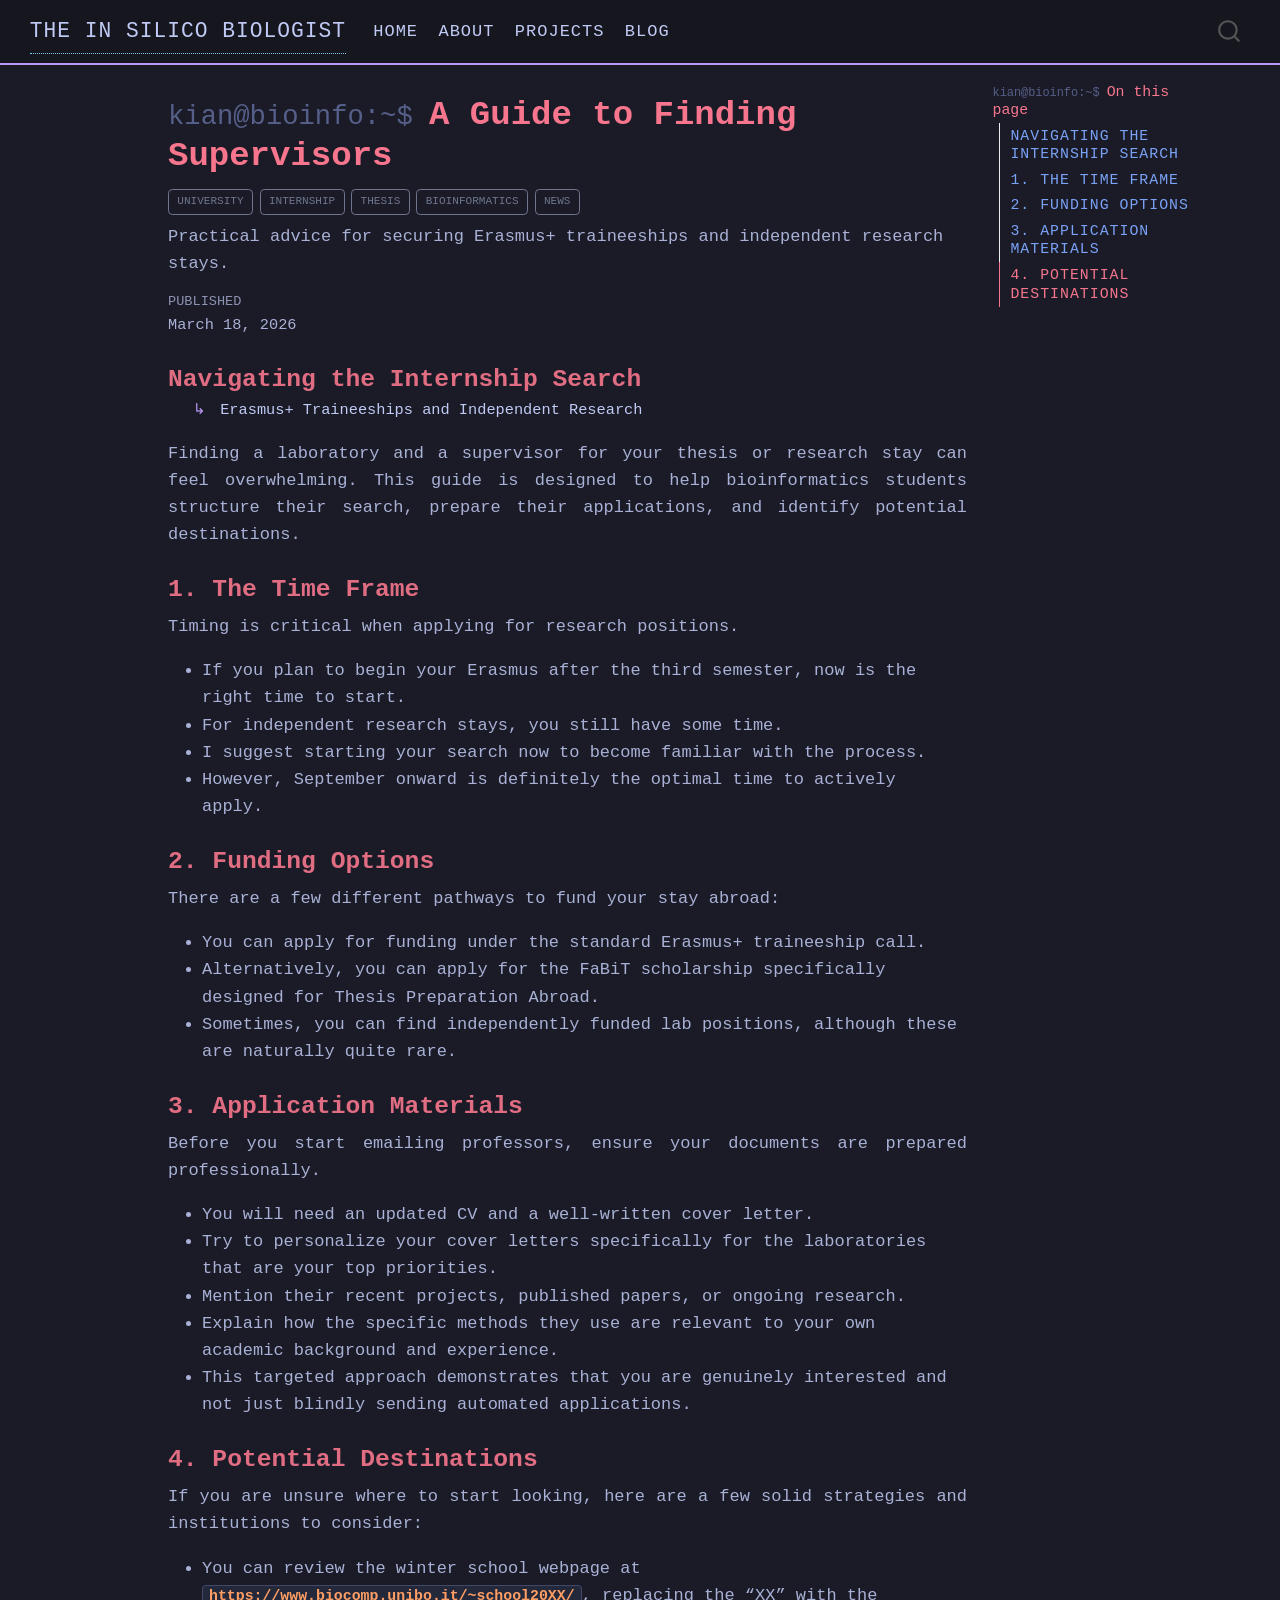
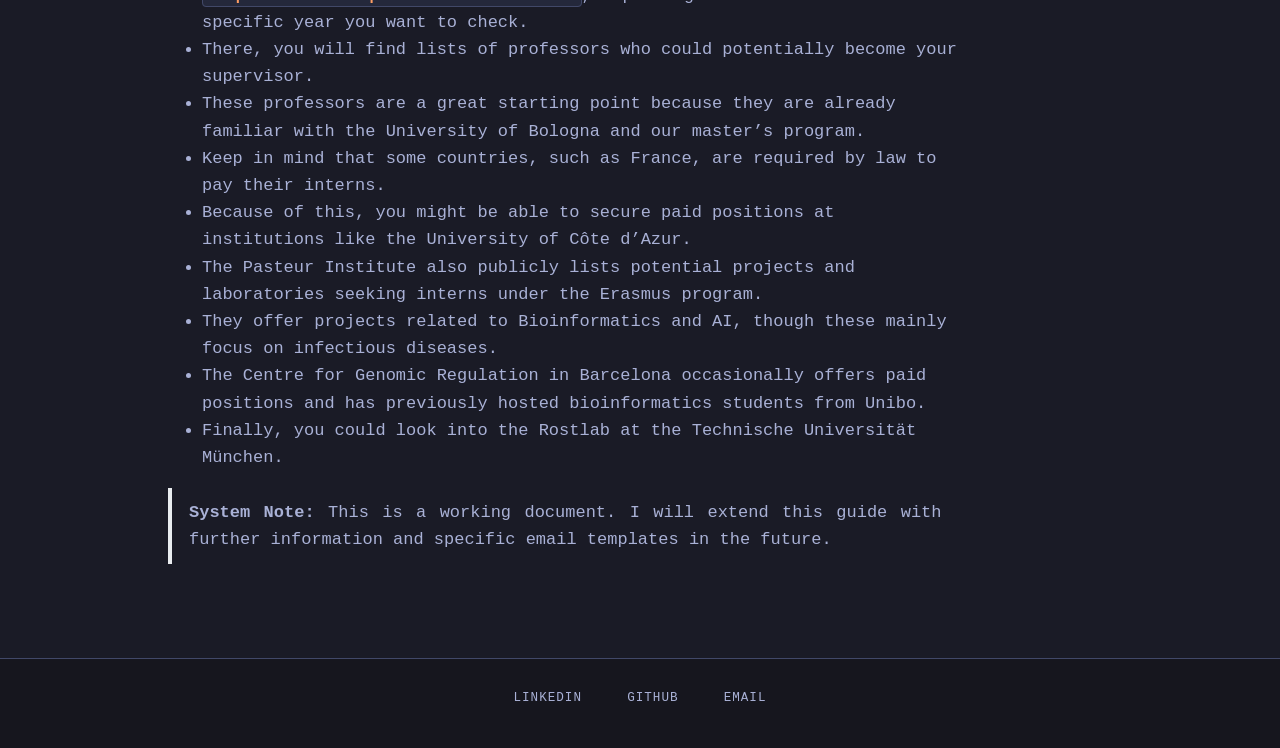
<file: posts/welcome-post/finding-supervisors.html>
<!DOCTYPE html>
<html xmlns="http://www.w3.org/1999/xhtml" lang="en" xml:lang="en"><head>

<meta charset="utf-8">
<meta name="generator" content="quarto-1.9.35">

<meta name="viewport" content="width=device-width, initial-scale=1.0, user-scalable=yes">

<meta name="dcterms.date" content="2026-03-18">
<meta name="description" content="Practical advice for securing Erasmus+ traineeships and independent research stays.">

<title>A Guide to Finding Supervisors – The In Silico Biologist</title>
<style>
/* Default styles provided by pandoc.
** See https://pandoc.org/MANUAL.html#variables-for-html for config info.
*/
code{white-space: pre-wrap;}
span.smallcaps{font-variant: small-caps;}
div.columns{display: flex; gap: min(4vw, 1.5em);}
div.column{flex: auto; overflow-x: auto;}
div.hanging-indent{margin-left: 1.5em; text-indent: -1.5em;}
ul.task-list{list-style: none;}
ul.task-list li input[type="checkbox"] {
  width: 0.8em;
  margin: 0 0.8em 0.2em -1em; /* quarto-specific, see https://github.com/quarto-dev/quarto-cli/issues/4556 */ 
  vertical-align: middle;
}
</style>


<script src="../../site_libs/quarto-nav/quarto-nav.js"></script>
<script src="../../site_libs/quarto-nav/headroom.min.js"></script>
<script src="../../site_libs/clipboard/clipboard.min.js"></script>
<script src="../../site_libs/quarto-search/autocomplete.umd.js"></script>
<script src="../../site_libs/quarto-search/fuse.min.js"></script>
<script src="../../site_libs/quarto-search/quarto-search.js"></script>
<meta name="quarto:offset" content="../../">
<script src="../../site_libs/quarto-html/quarto.js" type="module"></script>
<script src="../../site_libs/quarto-html/tabsets/tabsets.js" type="module"></script>
<script src="../../site_libs/quarto-html/popper.min.js"></script>
<script src="../../site_libs/quarto-html/tippy.umd.min.js"></script>
<script src="../../site_libs/quarto-html/anchor.min.js"></script>
<link href="../../site_libs/quarto-html/tippy.css" rel="stylesheet">
<link href="../../site_libs/quarto-html/quarto-syntax-highlighting-46f66b053e56abd73bb6e954d61a315b.css" rel="stylesheet" id="quarto-text-highlighting-styles">
<script src="../../site_libs/bootstrap/bootstrap.min.js"></script>
<link href="../../site_libs/bootstrap/bootstrap-icons.css" rel="stylesheet">
<link href="../../site_libs/bootstrap/bootstrap-c90a4ae0e9a9b9e928eda10bb3d79f3e.min.css" rel="stylesheet" append-hash="true" id="quarto-bootstrap" data-mode="light">
<script id="quarto-search-options" type="application/json">{
  "location": "navbar",
  "copy-button": false,
  "collapse-after": 3,
  "panel-placement": "end",
  "type": "overlay",
  "limit": 50,
  "keyboard-shortcut": [
    "f",
    "/",
    "s"
  ],
  "show-item-context": false,
  "language": {
    "search-no-results-text": "No results",
    "search-matching-documents-text": "matching documents",
    "search-copy-link-title": "Copy link to search",
    "search-hide-matches-text": "Hide additional matches",
    "search-more-match-text": "more match in this document",
    "search-more-matches-text": "more matches in this document",
    "search-clear-button-title": "Clear",
    "search-text-placeholder": "",
    "search-detached-cancel-button-title": "Cancel",
    "search-submit-button-title": "Submit",
    "search-label": "Search"
  }
}</script>


<link rel="stylesheet" href="../../styles.css">
</head>

<body class="nav-fixed quarto-light">

<div id="quarto-search-results"></div>
  <header id="quarto-header" class="headroom fixed-top">
    <nav class="navbar navbar-expand-lg " data-bs-theme="dark">
      <div class="navbar-container container-fluid">
      <div class="navbar-brand-container mx-auto">
    <a class="navbar-brand" href="../../index.html">
    <span class="navbar-title">The In Silico Biologist</span>
    </a>
  </div>
            <div id="quarto-search" class="" title="Search"></div>
          <button class="navbar-toggler" type="button" data-bs-toggle="collapse" data-bs-target="#navbarCollapse" aria-controls="navbarCollapse" role="menu" aria-expanded="false" aria-label="Toggle navigation" onclick="if (window.quartoToggleHeadroom) { window.quartoToggleHeadroom(); }">
  <span class="navbar-toggler-icon"></span>
</button>
          <div class="collapse navbar-collapse" id="navbarCollapse">
            <ul class="navbar-nav navbar-nav-scroll me-auto">
  <li class="nav-item">
    <a class="nav-link" href="../../index.html"> 
<span class="menu-text">Home</span></a>
  </li>  
  <li class="nav-item">
    <a class="nav-link" href="../../about.html"> 
<span class="menu-text">About</span></a>
  </li>  
  <li class="nav-item">
    <a class="nav-link" href="../../projects.html"> 
<span class="menu-text">Projects</span></a>
  </li>  
  <li class="nav-item">
    <a class="nav-link" href="../../blog.html"> 
<span class="menu-text">Blog</span></a>
  </li>  
</ul>
          </div> <!-- /navcollapse -->
            <div class="quarto-navbar-tools">
</div>
      </div> <!-- /container-fluid -->
    </nav>
</header>
<!-- content -->
<div id="quarto-content" class="quarto-container page-columns page-rows-contents page-layout-article page-navbar">
<!-- sidebar -->
<!-- margin-sidebar -->
    <div id="quarto-margin-sidebar" class="sidebar margin-sidebar">
        <nav id="TOC" role="doc-toc" class="toc-active">
    <h2 id="toc-title">On this page</h2>
   
  <ul>
  <li><a href="#navigating-the-internship-search" id="toc-navigating-the-internship-search" class="nav-link active" data-scroll-target="#navigating-the-internship-search">Navigating the Internship Search</a></li>
  <li><a href="#the-time-frame" id="toc-the-time-frame" class="nav-link" data-scroll-target="#the-time-frame">1. The Time Frame</a></li>
  <li><a href="#funding-options" id="toc-funding-options" class="nav-link" data-scroll-target="#funding-options">2. Funding Options</a></li>
  <li><a href="#application-materials" id="toc-application-materials" class="nav-link" data-scroll-target="#application-materials">3. Application Materials</a></li>
  <li><a href="#potential-destinations" id="toc-potential-destinations" class="nav-link" data-scroll-target="#potential-destinations">4. Potential Destinations</a></li>
  </ul>
</nav>
    </div>
<!-- main -->
<main class="content" id="quarto-document-content">

<header id="title-block-header" class="quarto-title-block default">
<div class="quarto-title">
<h1 class="title">A Guide to Finding Supervisors</h1>
  <div class="quarto-categories">
    <div class="quarto-category">University</div>
    <div class="quarto-category">Internship</div>
    <div class="quarto-category">Thesis</div>
    <div class="quarto-category">Bioinformatics</div>
    <div class="quarto-category">News</div>
  </div>
  </div>

<div>
  <div class="description">
    Practical advice for securing Erasmus+ traineeships and independent research stays.
  </div>
</div>


<div class="quarto-title-meta">

    
    <div>
    <div class="quarto-title-meta-heading">Published</div>
    <div class="quarto-title-meta-contents">
      <p class="date">March 18, 2026</p>
    </div>
  </div>
  
    
  </div>
  


</header>


<section id="navigating-the-internship-search" class="level3">
<h3 class="anchored" data-anchor-id="navigating-the-internship-search">Navigating the Internship Search</h3>
<p><span class="terminal-sub">Erasmus+ Traineeships and Independent Research</span></p>
<p>Finding a laboratory and a supervisor for your thesis or research stay can feel overwhelming. This guide is designed to help bioinformatics students structure their search, prepare their applications, and identify potential destinations.</p>
</section>
<section id="the-time-frame" class="level3">
<h3 class="anchored" data-anchor-id="the-time-frame">1. The Time Frame</h3>
<p>Timing is critical when applying for research positions.</p>
<ul>
<li>If you plan to begin your Erasmus after the third semester, now is the right time to start.</li>
<li>For independent research stays, you still have some time.</li>
<li>I suggest starting your search now to become familiar with the process.</li>
<li>However, September onward is definitely the optimal time to actively apply.</li>
</ul>
</section>
<section id="funding-options" class="level3">
<h3 class="anchored" data-anchor-id="funding-options">2. Funding Options</h3>
<p>There are a few different pathways to fund your stay abroad:</p>
<ul>
<li>You can apply for funding under the standard Erasmus+ traineeship call.</li>
<li>Alternatively, you can apply for the FaBiT scholarship specifically designed for Thesis Preparation Abroad.</li>
<li>Sometimes, you can find independently funded lab positions, although these are naturally quite rare.</li>
</ul>
</section>
<section id="application-materials" class="level3">
<h3 class="anchored" data-anchor-id="application-materials">3. Application Materials</h3>
<p>Before you start emailing professors, ensure your documents are prepared professionally.</p>
<ul>
<li>You will need an updated CV and a well-written cover letter.</li>
<li>Try to personalize your cover letters specifically for the laboratories that are your top priorities.</li>
<li>Mention their recent projects, published papers, or ongoing research.</li>
<li>Explain how the specific methods they use are relevant to your own academic background and experience.</li>
<li>This targeted approach demonstrates that you are genuinely interested and not just blindly sending automated applications.</li>
</ul>
</section>
<section id="potential-destinations" class="level3">
<h3 class="anchored" data-anchor-id="potential-destinations">4. Potential Destinations</h3>
<p>If you are unsure where to start looking, here are a few solid strategies and institutions to consider:</p>
<ul>
<li>You can review the winter school webpage at <code>https://www.biocomp.unibo.it/~school20XX/</code>, replacing the “XX” with the specific year you want to check.</li>
<li>There, you will find lists of professors who could potentially become your supervisor.</li>
<li>These professors are a great starting point because they are already familiar with the University of Bologna and our master’s program.</li>
<li>Keep in mind that some countries, such as France, are required by law to pay their interns.</li>
<li>Because of this, you might be able to secure paid positions at institutions like the University of Côte d’Azur.</li>
<li>The Pasteur Institute also publicly lists potential projects and laboratories seeking interns under the Erasmus program.</li>
<li>They offer projects related to Bioinformatics and AI, though these mainly focus on infectious diseases.</li>
<li>The Centre for Genomic Regulation in Barcelona occasionally offers paid positions and has previously hosted bioinformatics students from Unibo.</li>
<li>Finally, you could look into the Rostlab at the Technische Universität München.</li>
</ul>
<blockquote class="blockquote">
<p><strong>System Note:</strong> This is a working document. I will extend this guide with further information and specific email templates in the future.</p>
</blockquote>


</section>

</main> <!-- /main -->
<script id="quarto-html-after-body" type="application/javascript">
  window.document.addEventListener("DOMContentLoaded", function (event) {
    const icon = "";
    const anchorJS = new window.AnchorJS();
    anchorJS.options = {
      placement: 'right',
      icon: icon
    };
    anchorJS.add('.anchored');
    const isCodeAnnotation = (el) => {
      for (const clz of el.classList) {
        if (clz.startsWith('code-annotation-')) {                     
          return true;
        }
      }
      return false;
    }
    const onCopySuccess = function(e) {
      // button target
      const button = e.trigger;
      // don't keep focus
      button.blur();
      // flash "checked"
      button.classList.add('code-copy-button-checked');
      var currentTitle = button.getAttribute("title");
      button.setAttribute("title", "Copied!");
      let tooltip;
      if (window.bootstrap) {
        button.setAttribute("data-bs-toggle", "tooltip");
        button.setAttribute("data-bs-placement", "left");
        button.setAttribute("data-bs-title", "Copied!");
        tooltip = new bootstrap.Tooltip(button, 
          { trigger: "manual", 
            customClass: "code-copy-button-tooltip",
            offset: [0, -8]});
        tooltip.show();    
      }
      setTimeout(function() {
        if (tooltip) {
          tooltip.hide();
          button.removeAttribute("data-bs-title");
          button.removeAttribute("data-bs-toggle");
          button.removeAttribute("data-bs-placement");
        }
        button.setAttribute("title", currentTitle);
        button.classList.remove('code-copy-button-checked');
      }, 1000);
      // clear code selection
      e.clearSelection();
    }
    const getTextToCopy = function(trigger) {
      const outerScaffold = trigger.parentElement.cloneNode(true);
      const codeEl = outerScaffold.querySelector('code');
      for (const childEl of codeEl.children) {
        if (isCodeAnnotation(childEl)) {
          childEl.remove();
        }
      }
      return codeEl.innerText;
    }
    const clipboard = new window.ClipboardJS('.code-copy-button:not([data-in-quarto-modal])', {
      text: getTextToCopy
    });
    clipboard.on('success', onCopySuccess);
    if (window.document.getElementById('quarto-embedded-source-code-modal')) {
      const clipboardModal = new window.ClipboardJS('.code-copy-button[data-in-quarto-modal]', {
        text: getTextToCopy,
        container: window.document.getElementById('quarto-embedded-source-code-modal')
      });
      clipboardModal.on('success', onCopySuccess);
    }
      var localhostRegex = new RegExp(/^(?:http|https):\/\/localhost\:?[0-9]*\//);
      var mailtoRegex = new RegExp(/^mailto:/);
        var filterRegex = new RegExp('/' + window.location.host + '/');
      var isInternal = (href) => {
          return filterRegex.test(href) || localhostRegex.test(href) || mailtoRegex.test(href);
      }
      // Inspect non-navigation links and adorn them if external
     var links = window.document.querySelectorAll('a[href]:not(.nav-link):not(.navbar-brand):not(.toc-action):not(.sidebar-link):not(.sidebar-item-toggle):not(.pagination-link):not(.no-external):not([aria-hidden]):not(.dropdown-item):not(.quarto-navigation-tool):not(.about-link)');
      for (var i=0; i<links.length; i++) {
        const link = links[i];
        if (!isInternal(link.href)) {
          // undo the damage that might have been done by quarto-nav.js in the case of
          // links that we want to consider external
          if (link.dataset.originalHref !== undefined) {
            link.href = link.dataset.originalHref;
          }
        }
      }
    function tippyHover(el, contentFn, onTriggerFn, onUntriggerFn) {
      const config = {
        allowHTML: true,
        maxWidth: 500,
        delay: 100,
        arrow: false,
        appendTo: function(el) {
            return el.parentElement;
        },
        interactive: true,
        interactiveBorder: 10,
        theme: 'quarto',
        placement: 'bottom-start',
      };
      if (contentFn) {
        config.content = contentFn;
      }
      if (onTriggerFn) {
        config.onTrigger = onTriggerFn;
      }
      if (onUntriggerFn) {
        config.onUntrigger = onUntriggerFn;
      }
      window.tippy(el, config); 
    }
    const noterefs = window.document.querySelectorAll('a[role="doc-noteref"]');
    for (var i=0; i<noterefs.length; i++) {
      const ref = noterefs[i];
      tippyHover(ref, function() {
        // use id or data attribute instead here
        let href = ref.getAttribute('data-footnote-href') || ref.getAttribute('href');
        try { href = new URL(href).hash; } catch {}
        const id = href.replace(/^#\/?/, "");
        const note = window.document.getElementById(id);
        if (note) {
          return note.innerHTML;
        } else {
          return "";
        }
      });
    }
    const xrefs = window.document.querySelectorAll('a.quarto-xref');
    const processXRef = (id, note) => {
      // Strip column container classes
      const stripColumnClz = (el) => {
        el.classList.remove("page-full", "page-columns");
        if (el.children) {
          for (const child of el.children) {
            stripColumnClz(child);
          }
        }
      }
      stripColumnClz(note)
      if (id === null || id.startsWith('sec-')) {
        // Special case sections, only their first couple elements
        const container = document.createElement("div");
        if (note.children && note.children.length > 2) {
          container.appendChild(note.children[0].cloneNode(true));
          for (let i = 1; i < note.children.length; i++) {
            const child = note.children[i];
            if (child.tagName === "P" && child.innerText === "") {
              continue;
            } else {
              container.appendChild(child.cloneNode(true));
              break;
            }
          }
          if (window.Quarto?.typesetMath) {
            window.Quarto.typesetMath(container);
          }
          return container.innerHTML
        } else {
          if (window.Quarto?.typesetMath) {
            window.Quarto.typesetMath(note);
          }
          return note.innerHTML;
        }
      } else {
        // Remove any anchor links if they are present
        const anchorLink = note.querySelector('a.anchorjs-link');
        if (anchorLink) {
          anchorLink.remove();
        }
        if (window.Quarto?.typesetMath) {
          window.Quarto.typesetMath(note);
        }
        if (note.classList.contains("callout")) {
          return note.outerHTML;
        } else {
          return note.innerHTML;
        }
      }
    }
    for (var i=0; i<xrefs.length; i++) {
      const xref = xrefs[i];
      tippyHover(xref, undefined, function(instance) {
        instance.disable();
        let url = xref.getAttribute('href');
        let hash = undefined; 
        if (url.startsWith('#')) {
          hash = url;
        } else {
          try { hash = new URL(url).hash; } catch {}
        }
        if (hash) {
          const id = hash.replace(/^#\/?/, "");
          const note = window.document.getElementById(id);
          if (note !== null) {
            try {
              const html = processXRef(id, note.cloneNode(true));
              instance.setContent(html);
            } finally {
              instance.enable();
              instance.show();
            }
          } else {
            // See if we can fetch this
            fetch(url.split('#')[0])
            .then(res => res.text())
            .then(html => {
              const parser = new DOMParser();
              const htmlDoc = parser.parseFromString(html, "text/html");
              const note = htmlDoc.getElementById(id);
              if (note !== null) {
                const html = processXRef(id, note);
                instance.setContent(html);
              } 
            }).finally(() => {
              instance.enable();
              instance.show();
            });
          }
        } else {
          // See if we can fetch a full url (with no hash to target)
          // This is a special case and we should probably do some content thinning / targeting
          fetch(url)
          .then(res => res.text())
          .then(html => {
            const parser = new DOMParser();
            const htmlDoc = parser.parseFromString(html, "text/html");
            const note = htmlDoc.querySelector('main.content');
            if (note !== null) {
              // This should only happen for chapter cross references
              // (since there is no id in the URL)
              // remove the first header
              if (note.children.length > 0 && note.children[0].tagName === "HEADER") {
                note.children[0].remove();
              }
              const html = processXRef(null, note);
              instance.setContent(html);
            } 
          }).finally(() => {
            instance.enable();
            instance.show();
          });
        }
      }, function(instance) {
      });
    }
        let selectedAnnoteEl;
        const selectorForAnnotation = ( cell, annotation) => {
          let cellAttr = 'data-code-cell="' + cell + '"';
          let lineAttr = 'data-code-annotation="' +  annotation + '"';
          const selector = 'span[' + cellAttr + '][' + lineAttr + ']';
          return selector;
        }
        const selectCodeLines = (annoteEl) => {
          const doc = window.document;
          const targetCell = annoteEl.getAttribute("data-target-cell");
          const targetAnnotation = annoteEl.getAttribute("data-target-annotation");
          const annoteSpan = window.document.querySelector(selectorForAnnotation(targetCell, targetAnnotation));
          const lines = annoteSpan.getAttribute("data-code-lines").split(",");
          const lineIds = lines.map((line) => {
            return targetCell + "-" + line;
          })
          let top = null;
          let height = null;
          let parent = null;
          if (lineIds.length > 0) {
              //compute the position of the single el (top and bottom and make a div)
              const el = window.document.getElementById(lineIds[0]);
              top = el.offsetTop;
              height = el.offsetHeight;
              parent = el.parentElement.parentElement;
            if (lineIds.length > 1) {
              const lastEl = window.document.getElementById(lineIds[lineIds.length - 1]);
              const bottom = lastEl.offsetTop + lastEl.offsetHeight;
              height = bottom - top;
            }
            if (top !== null && height !== null && parent !== null) {
              // cook up a div (if necessary) and position it 
              let div = window.document.getElementById("code-annotation-line-highlight");
              if (div === null) {
                div = window.document.createElement("div");
                div.setAttribute("id", "code-annotation-line-highlight");
                div.style.position = 'absolute';
                parent.appendChild(div);
              }
              div.style.top = top - 2 + "px";
              div.style.height = height + 4 + "px";
              div.style.left = 0;
              let gutterDiv = window.document.getElementById("code-annotation-line-highlight-gutter");
              if (gutterDiv === null) {
                gutterDiv = window.document.createElement("div");
                gutterDiv.setAttribute("id", "code-annotation-line-highlight-gutter");
                gutterDiv.style.position = 'absolute';
                const codeCell = window.document.getElementById(targetCell);
                const gutter = codeCell.querySelector('.code-annotation-gutter');
                gutter.appendChild(gutterDiv);
              }
              gutterDiv.style.top = top - 2 + "px";
              gutterDiv.style.height = height + 4 + "px";
            }
            selectedAnnoteEl = annoteEl;
          }
        };
        const unselectCodeLines = () => {
          const elementsIds = ["code-annotation-line-highlight", "code-annotation-line-highlight-gutter"];
          elementsIds.forEach((elId) => {
            const div = window.document.getElementById(elId);
            if (div) {
              div.remove();
            }
          });
          selectedAnnoteEl = undefined;
        };
          // Handle positioning of the toggle
      window.addEventListener(
        "resize",
        throttle(() => {
          elRect = undefined;
          if (selectedAnnoteEl) {
            selectCodeLines(selectedAnnoteEl);
          }
        }, 10)
      );
      function throttle(fn, ms) {
      let throttle = false;
      let timer;
        return (...args) => {
          if(!throttle) { // first call gets through
              fn.apply(this, args);
              throttle = true;
          } else { // all the others get throttled
              if(timer) clearTimeout(timer); // cancel #2
              timer = setTimeout(() => {
                fn.apply(this, args);
                timer = throttle = false;
              }, ms);
          }
        };
      }
        // Attach click handler to the DT
        const annoteDls = window.document.querySelectorAll('dt[data-target-cell]');
        for (const annoteDlNode of annoteDls) {
          annoteDlNode.addEventListener('click', (event) => {
            const clickedEl = event.target;
            if (clickedEl !== selectedAnnoteEl) {
              unselectCodeLines();
              const activeEl = window.document.querySelector('dt[data-target-cell].code-annotation-active');
              if (activeEl) {
                activeEl.classList.remove('code-annotation-active');
              }
              selectCodeLines(clickedEl);
              clickedEl.classList.add('code-annotation-active');
            } else {
              // Unselect the line
              unselectCodeLines();
              clickedEl.classList.remove('code-annotation-active');
            }
          });
        }
    const findCites = (el) => {
      const parentEl = el.parentElement;
      if (parentEl) {
        const cites = parentEl.dataset.cites;
        if (cites) {
          return {
            el,
            cites: cites.split(' ')
          };
        } else {
          return findCites(el.parentElement)
        }
      } else {
        return undefined;
      }
    };
    var bibliorefs = window.document.querySelectorAll('a[role="doc-biblioref"]');
    for (var i=0; i<bibliorefs.length; i++) {
      const ref = bibliorefs[i];
      const citeInfo = findCites(ref);
      if (citeInfo) {
        tippyHover(citeInfo.el, function() {
          var popup = window.document.createElement('div');
          citeInfo.cites.forEach(function(cite) {
            var citeDiv = window.document.createElement('div');
            citeDiv.classList.add('hanging-indent');
            citeDiv.classList.add('csl-entry');
            var biblioDiv = window.document.getElementById('ref-' + cite);
            if (biblioDiv) {
              citeDiv.innerHTML = biblioDiv.innerHTML;
            }
            popup.appendChild(citeDiv);
          });
          return popup.innerHTML;
        });
      }
    }
  });
  </script>
</div> <!-- /content -->
<footer class="footer">
  <div class="nav-footer">
    <div class="nav-footer-left">
      &nbsp;
    </div>   
    <div class="nav-footer-center">
      <ul class="footer-items list-unstyled">
    <li class="nav-item">
    <a class="nav-link" href="https://linkedin.com/in/kiankeshani/">
<p>LinkedIn</p>
</a>
  </li>  
    <li class="nav-item">
    <a class="nav-link" href="https://github.com/kianinsilico">
<p>GitHub</p>
</a>
  </li>  
    <li class="nav-item">
    <a class="nav-link" href="mailto:kianoush.keshani@studio.unibo.it">
<p>Email</p>
</a>
  </li>  
</ul>
    </div>
    <div class="nav-footer-right">
      &nbsp;
    </div>
  </div>
</footer>




</body></html>
</file>
<file: site_libs/quarto-html/tippy.css>
.tippy-box[data-animation=fade][data-state=hidden]{opacity:0}[data-tippy-root]{max-width:calc(100vw - 10px)}.tippy-box{position:relative;background-color:#333;color:#fff;border-radius:4px;font-size:14px;line-height:1.4;white-space:normal;outline:0;transition-property:transform,visibility,opacity}.tippy-box[data-placement^=top]>.tippy-arrow{bottom:0}.tippy-box[data-placement^=top]>.tippy-arrow:before{bottom:-7px;left:0;border-width:8px 8px 0;border-top-color:initial;transform-origin:center top}.tippy-box[data-placement^=bottom]>.tippy-arrow{top:0}.tippy-box[data-placement^=bottom]>.tippy-arrow:before{top:-7px;left:0;border-width:0 8px 8px;border-bottom-color:initial;transform-origin:center bottom}.tippy-box[data-placement^=left]>.tippy-arrow{right:0}.tippy-box[data-placement^=left]>.tippy-arrow:before{border-width:8px 0 8px 8px;border-left-color:initial;right:-7px;transform-origin:center left}.tippy-box[data-placement^=right]>.tippy-arrow{left:0}.tippy-box[data-placement^=right]>.tippy-arrow:before{left:-7px;border-width:8px 8px 8px 0;border-right-color:initial;transform-origin:center right}.tippy-box[data-inertia][data-state=visible]{transition-timing-function:cubic-bezier(.54,1.5,.38,1.11)}.tippy-arrow{width:16px;height:16px;color:#333}.tippy-arrow:before{content:"";position:absolute;border-color:transparent;border-style:solid}.tippy-content{position:relative;padding:5px 9px;z-index:1}
</file>
<file: site_libs/quarto-html/quarto-syntax-highlighting-46f66b053e56abd73bb6e954d61a315b.css>
/* quarto syntax highlight colors */
:root {
  --quarto-hl-ot-color: #003B4F;
  --quarto-hl-at-color: #657422;
  --quarto-hl-ss-color: #20794D;
  --quarto-hl-an-color: #5E5E5E;
  --quarto-hl-fu-color: #4758AB;
  --quarto-hl-st-color: #20794D;
  --quarto-hl-cf-color: #003B4F;
  --quarto-hl-op-color: #5E5E5E;
  --quarto-hl-er-color: #AD0000;
  --quarto-hl-bn-color: #AD0000;
  --quarto-hl-al-color: #AD0000;
  --quarto-hl-va-color: #111111;
  --quarto-hl-bu-color: inherit;
  --quarto-hl-ex-color: inherit;
  --quarto-hl-pp-color: #AD0000;
  --quarto-hl-in-color: #5E5E5E;
  --quarto-hl-vs-color: #20794D;
  --quarto-hl-wa-color: #5E5E5E;
  --quarto-hl-do-color: #5E5E5E;
  --quarto-hl-im-color: #00769E;
  --quarto-hl-ch-color: #20794D;
  --quarto-hl-dt-color: #AD0000;
  --quarto-hl-fl-color: #AD0000;
  --quarto-hl-co-color: #5E5E5E;
  --quarto-hl-cv-color: #5E5E5E;
  --quarto-hl-cn-color: #8f5902;
  --quarto-hl-sc-color: #5E5E5E;
  --quarto-hl-dv-color: #AD0000;
  --quarto-hl-kw-color: #003B4F;
}

/* other quarto variables */
:root {
  --quarto-font-monospace: SFMono-Regular, Menlo, Monaco, Consolas, "Liberation Mono", "Courier New", monospace;
}

/* syntax highlight based on Pandoc's rules */
pre > code.sourceCode > span {
  color: #003B4F;
}

code.sourceCode > span {
  color: #003B4F;
}

div.sourceCode,
div.sourceCode pre.sourceCode {
  color: #003B4F;
}

/* Normal */
code span {
  color: #003B4F;
}

/* Alert */
code span.al {
  color: #AD0000;
  font-style: inherit;
}

/* Annotation */
code span.an {
  color: #5E5E5E;
  font-style: inherit;
}

/* Attribute */
code span.at {
  color: #657422;
  font-style: inherit;
}

/* BaseN */
code span.bn {
  color: #AD0000;
  font-style: inherit;
}

/* BuiltIn */
code span.bu {
  font-style: inherit;
}

/* ControlFlow */
code span.cf {
  color: #003B4F;
  font-weight: bold;
  font-style: inherit;
}

/* Char */
code span.ch {
  color: #20794D;
  font-style: inherit;
}

/* Constant */
code span.cn {
  color: #8f5902;
  font-style: inherit;
}

/* Comment */
code span.co {
  color: #5E5E5E;
  font-style: inherit;
}

/* CommentVar */
code span.cv {
  color: #5E5E5E;
  font-style: italic;
}

/* Documentation */
code span.do {
  color: #5E5E5E;
  font-style: italic;
}

/* DataType */
code span.dt {
  color: #AD0000;
  font-style: inherit;
}

/* DecVal */
code span.dv {
  color: #AD0000;
  font-style: inherit;
}

/* Error */
code span.er {
  color: #AD0000;
  font-style: inherit;
}

/* Extension */
code span.ex {
  font-style: inherit;
}

/* Float */
code span.fl {
  color: #AD0000;
  font-style: inherit;
}

/* Function */
code span.fu {
  color: #4758AB;
  font-style: inherit;
}

/* Import */
code span.im {
  color: #00769E;
  font-style: inherit;
}

/* Information */
code span.in {
  color: #5E5E5E;
  font-style: inherit;
}

/* Keyword */
code span.kw {
  color: #003B4F;
  font-weight: bold;
  font-style: inherit;
}

/* Operator */
code span.op {
  color: #5E5E5E;
  font-style: inherit;
}

/* Other */
code span.ot {
  color: #003B4F;
  font-style: inherit;
}

/* Preprocessor */
code span.pp {
  color: #AD0000;
  font-style: inherit;
}

/* SpecialChar */
code span.sc {
  color: #5E5E5E;
  font-style: inherit;
}

/* SpecialString */
code span.ss {
  color: #20794D;
  font-style: inherit;
}

/* String */
code span.st {
  color: #20794D;
  font-style: inherit;
}

/* Variable */
code span.va {
  color: #111111;
  font-style: inherit;
}

/* VerbatimString */
code span.vs {
  color: #20794D;
  font-style: inherit;
}

/* Warning */
code span.wa {
  color: #5E5E5E;
  font-style: italic;
}

.prevent-inlining {
  content: "</";
}

/*# sourceMappingURL=5022ed312398f59a55adce476d7327af.css.map */
</file>
<file: styles.css>
/* Tokyo Night / Neon Japan Theme - Subtle & Readable */

/* 1. Base Colors - Deep blue-purple night sky */

p {
  text-align: justify;
  color: #a9b1d6; /* Standard Tokyo Night text color */
  line-height: 1.6;
}

body {
  background-color: #1a1b26; 
  color: #a9b1d6; /* Soft lavender-grey for easy reading */
  font-family: 'Fira Code', 'Courier New', monospace;
  line-height: 1.6;
}

/* 2. Navigation Bar - Darker contrast with a purple neon border */
.navbar {
  background-color: #16161e !important;
  border-bottom: 2px solid #bb9af7; /* Soft neon purple */
}

.navbar-title, .nav-link {
  color: #c0caf5 !important; /* Brighter lavender for nav */
  text-transform: uppercase;
  letter-spacing: 1px;
}

/* 3. Headers - The Subtle Neon Pink */
h1, h2, h3, h4, h5 {
  color: #f7768e !important; /* Tokyo Night Pink */
}

h1::before, h2::before {
  content: "kian@bioinfo:~$ ";
  color: #565f89; /* Muted slate blue for the prompt */
  font-size: 0.8em;
  font-weight: normal;
}

/* 4. Links - Neon Cyan with a pink hover glow */
a {
  color: #7dcfff !important; /* Soft neon cyan */
  text-decoration: none;
  border-bottom: 1px dotted #7dcfff;
  transition: all 0.3s ease;
}

a:hover {
  color: #f7768e !important; /* Turns pink on hover */
  border-bottom: 1px solid #f7768e;
  text-shadow: 0 0 8px rgba(247, 118, 142, 0.4); /* Subtle neon glow */
}

/* 5. Force High Contrast Code Pills */
code {
  background-color: #24283b !important; /* Dark Tokyo Blue */
  color: #ff9e64 !important;            /* Bright Neon Orange */
  padding: 2px 6px !important;
  border-radius: 4px !important;
  border: 1px solid #414868 !important; /* Subtle border for definition */
  font-family: 'Fira Code', monospace !important;
  font-weight: 600 !important;          /* Make the font thicker */
}

/* Ensure that when code is inside a link, it doesn't get messed up */
a code {
  color: #7dcfff !important;           /* Neon Cyan if the code is a link */
}

/* If you want different colors for specific sections, like 'Tech Stack' icons */
.tech-stack-code {
  color: #7aa2f7 !important; /* Neon Blue for tech stack items */
}

/* 6. Code Blocks */
code {
  background-color: #24283b;
  color: #e0af68; /* Warm amber for code text */
  padding: 2px 5px;
  border-radius: 4px;
}

/* --- Terminal Subtitle Style --- */
.terminal-sub {
  display: block;
  color: #c0caf5 !important; /* Brighter lavender for contrast */
  font-size: 0.9em;          /* Slightly smaller than the H3 title */
  margin-top: -5px;          /* Pull it closer to the main title */
  margin-left: 25px;         /* Indent it to look like a sub-command */
  font-family: 'Fira Code', monospace;
}

.terminal-sub::before {
  content: "↳ ";            /* Using a 'down-right' arrow for that directory-tree feel */
  color: #bb9af7;            /* Neon Purple arrow */
  margin-right: 5px;
}

/* Brighter Sidebar / Table of Contents */
.sidebar nav[role=doc-toc] ul li a, 
.toc-actions ul li a {
  color: #7aa2f7 !important; /* Soft neon blue */
}

.sidebar nav[role=doc-toc] ul li a.active, 
.sidebar nav[role=doc-toc] ul li a:hover {
  color: #f7768e !important; /* Pink for active/hover */
  border-left-color: #f7768e !important;
}

/* Optional: Blue accent for R/Bioconductor items */
.r-tool {
  color: #268bd2 !important; 
  font-weight: bold;
}

/* Terminal Table Styling */
table {
  width: 100%;
  border-collapse: collapse;
  margin: 20px 0;
  font-family: 'Fira Code', monospace;
  font-size: 0.9em;
  background-color: #16161e;
}

th {
  color: #bb9af7 !important; /* Purple Headers */
  border-bottom: 2px solid #414868;
  padding: 10px;
  text-align: left;
}

td {
  padding: 10px;
  border-bottom: 1px solid #24283b;
  color: #a9b1d6;
}

tr:hover {
  background-color: #2f334d; /* Subtle highlight on hover */
}

/* CLI-style Table Borders */
table {
  border: 1px solid #414868 !important;
}

th {
  background-color: #1f2335;
  text-transform: uppercase;
  font-size: 0.8em;
  letter-spacing: 2px;
}

/* About Page Profile Image */
.about-entity img {
  border: 3px solid #f7768e; /* Neon Pink Border */
  box-shadow: 0 0 15px rgba(247, 118, 142, 0.3);
  padding: 5px;
  background-color: #1a1b26;
}
/* Terminal-style Social Buttons */
.about-links .btn {
  background-color: #16161e !important;
  color: #7dcfff !important; /* Cyan text */
  border: 1px solid #7dcfff !important;
  font-family: 'Fira Code', monospace;
  text-transform: uppercase;
  font-size: 0.8em;
  transition: all 0.3s ease;
}

.about-links .btn:hover {
  background-color: #7dcfff !important;
  color: #1a1b26 !important;
  box-shadow: 0 0 10px rgba(125, 207, 255, 0.5);
}

/* --- Global Footer Styling --- */
.nav-footer {
  background-color: #16161e !important; /* Deepest Tokyo Night background */
  border-top: 1px solid #414868;        /* Subtle separator line */
  padding: 1.5rem 0;
  font-family: 'Fira Code', monospace;
  font-size: 0.9em;
}

.nav-footer .nav-footer-center a {
  color: #7dcfff !important;            /* Neon Cyan links */
  margin: 0 15px;                       /* Spacing between the links */
  text-decoration: none;
  text-transform: uppercase;
  letter-spacing: 1px;
  transition: all 0.3s ease;
}

.nav-footer .nav-footer-center a:hover {
  color: #f7768e !important;            /* Turn Neon Pink on hover */
  text-shadow: 0 0 10px rgba(247, 118, 142, 0.4); /* Glowing effect */
}

/* --- Blog Listing Terminal Style --- */
.quarto-listing-table {
  font-family: 'Fira Code', monospace !important;
  font-size: 0.9em;
  border: none !important;
}

.quarto-listing-table th {
  background-color: transparent !important;
  color: #bb9af7 !important; /* Purple headers */
  border-bottom: 2px solid #414868 !important;
  text-transform: uppercase;
  letter-spacing: 1px;
}

.quarto-listing-table td {
  border-bottom: 1px dashed #24283b !important; /* Dashed lines for terminal feel */
  padding: 12px 5px !important;
}

/* Make the title link Cyan and Pink on hover */
.quarto-listing-table td.listing-title a {
  color: #7dcfff !important;
  text-decoration: none;
  font-weight: bold;
  transition: all 0.2s ease;
}

.quarto-listing-table td.listing-title a:hover {
  color: #f7768e !important;
}

/* Style the categories to look like code tags */
.listing-category {
  color: #9ece6a !important; /* Neon Green */
  border: 1px solid #414868 !important;
  background-color: #1a1b26 !important;
  border-radius: 2px;
  padding: 2px 6px;
  font-size: 0.8em;
}

/* Style the search/filter bar */
.quarto-listing-filter {
  background-color: #16161e;
  border: 1px solid #414868;
  color: #a9b1d6;
  font-family: 'Fira Code', monospace;
}
/* --- Blog Filter & Search Bar --- */
.quarto-listing-filter {
  margin-bottom: 20px;
}

.quarto-listing-filter input {
  background-color: #1a1b26 !important; /* Dark background */
  color: #c0caf5 !important;            /* Light text */
  border: 1px solid #414868 !important; /* Subtle border */
  border-radius: 4px;
  font-family: 'Fira Code', monospace;
  padding: 5px 10px;
}

.quarto-listing-filter input:focus {
  outline: none;
  border-color: #7aa2f7 !important;     /* Neon blue glow when typing */
  box-shadow: 0 0 5px rgba(122, 162, 247, 0.4);
}

/* --- Blog Categories Sidebar --- */
.quarto-listing-category-title {
  color: #bb9af7 !important; /* Purple "Categories" header */
  font-family: 'Fira Code', monospace;
  text-transform: uppercase;
  font-size: 0.9em;
  letter-spacing: 1px;
}

.listing-categories .listing-category {
  color: #7aa2f7 !important; /* Neon blue category links */
  transition: all 0.2s ease;
}

.listing-categories .listing-category:hover, 
.listing-categories .listing-category.active {
  color: #f7768e !important; /* Neon pink for hover/active state */
  font-weight: bold;
}

/* --- Table Column: Categories --- */
.quarto-listing-table td.listing-categories {
  color: #9ece6a !important; /* Neon Green to match your terminal theme */
  font-size: 0.85em;
  opacity: 0.9;
  line-height: 1.5;
}

/* --- Fix the Search Bar Icon Background --- */
.quarto-listing-filter .input-group-text {
  background-color: #1a1b26 !important; /* Matches the input background */
  border: 1px solid #414868 !important;
  color: #c0caf5 !important;            /* Matches the input text */
  border-right: none !important;        /* Removes the line between icon and text */
}

/* Ensure the input field connects smoothly to the icon */
.quarto-listing-filter input {
  border-left: none !important;
}

/* --- Clean Terminal List Alignment --- */
.terminal-list-item {
  display: block;
  padding-left: 2.5em;      /* This creates the space for the number */
  text-indent: -2.5em;      /* This pulls ONLY the first line back to the left */
  text-align: justify;
  margin-bottom: 0.8em;
}

/* --- Mailing List Terminal Style --- */
.terminal-subscribe-box {
  background-color: #1a1b26;
  border: 1px solid #414868;
  padding: 20px;
  margin: 40px 0;
  border-radius: 4px;
  font-family: 'Fira Code', monospace;
}

.terminal-input {
  background: #16161e !important;
  border: 1px solid #414868 !important;
  color: #c0caf5 !important;
  padding: 8px;
  width: 70%;
  margin-right: 10px;
}

.terminal-button {
  background: #7aa2f7 !important;
  color: #16161e !important;
  border: none;
  padding: 8px 20px;
  font-weight: bold;
  cursor: pointer;
}

.terminal-button:hover {
  background: #f7768e !important; /* Neon Pink on hover */
}

/* --- Mailing List Terminal Box Fix --- */
.terminal-subscribe-box {
  background-color: #1a1b26;
  border: 1px solid #414868;
  border-left: 4px solid #7aa2f7; /* Adds a nice neon blue accent line on the left */
  padding: 1.5rem;
  margin: 2rem 0;
  border-radius: 4px;
}

/* Align the form elements inline */
.terminal-form {
  display: flex;
  align-items: center;
  gap: 10px;
  margin-top: 1rem;
}

/* Force dark theme on the input box */
.terminal-form input[type="email"] {
  flex-grow: 1;
  background-color: #16161e !important;
  border: 1px solid #414868 !important;
  color: #c0caf5 !important;
  padding: 10px 15px;
  font-family: 'Fira Code', monospace;
  font-size: 0.9rem;
  border-radius: 4px;
  outline: none;
}

/* Highlight border when typing */
.terminal-form input[type="email"]:focus {
  border-color: #7aa2f7 !important; 
}

/* Style the submit button */
.terminal-form input[type="submit"] {
  background-color: #7aa2f7 !important; /* Neon Blue */
  color: #1a1b26 !important;            /* Dark text */
  border: none !important;
  padding: 10px 20px;
  font-family: 'Fira Code', monospace;
  font-weight: bold;
  cursor: pointer;
  border-radius: 4px;
  transition: background-color 0.2s ease;
}

/* Hover effect for the button */
.terminal-form input[type="submit"]:hover {
  background-color: #f7768e !important; /* Neon Pink on hover */
}
</file>
